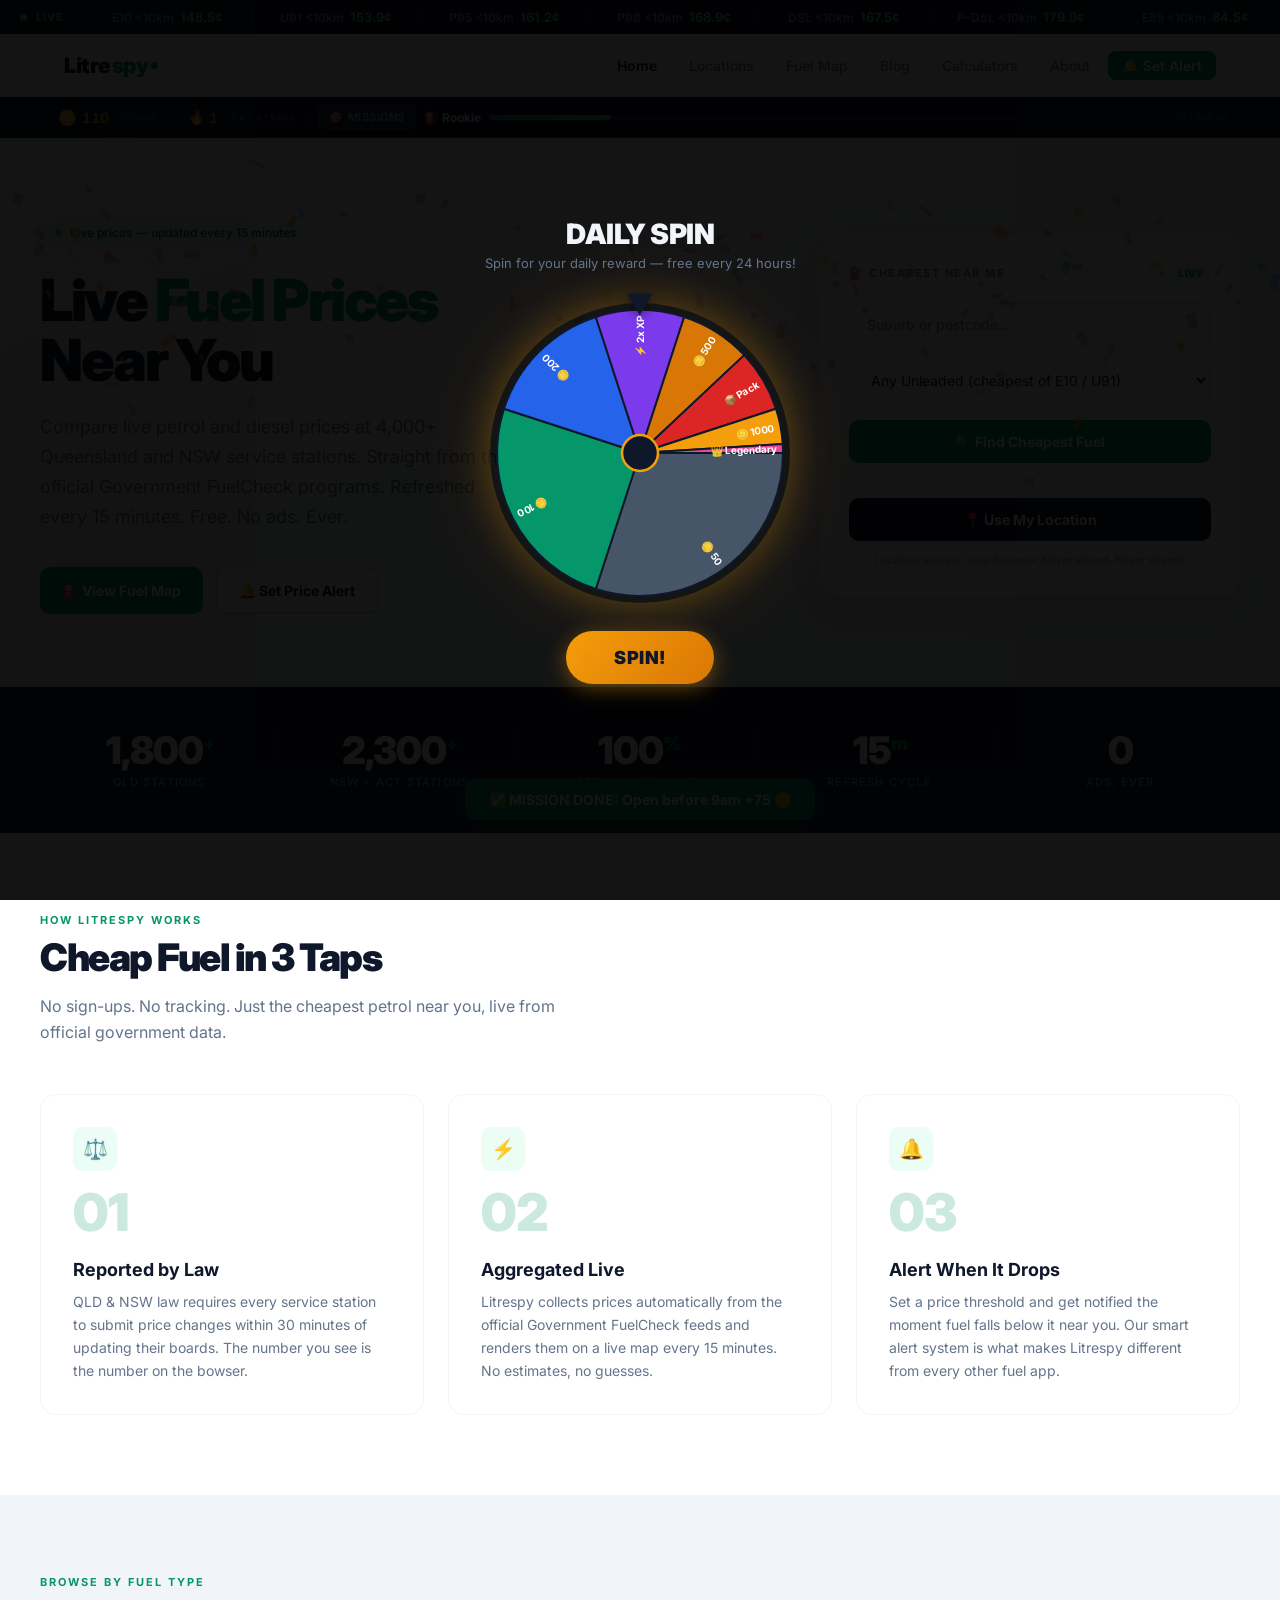
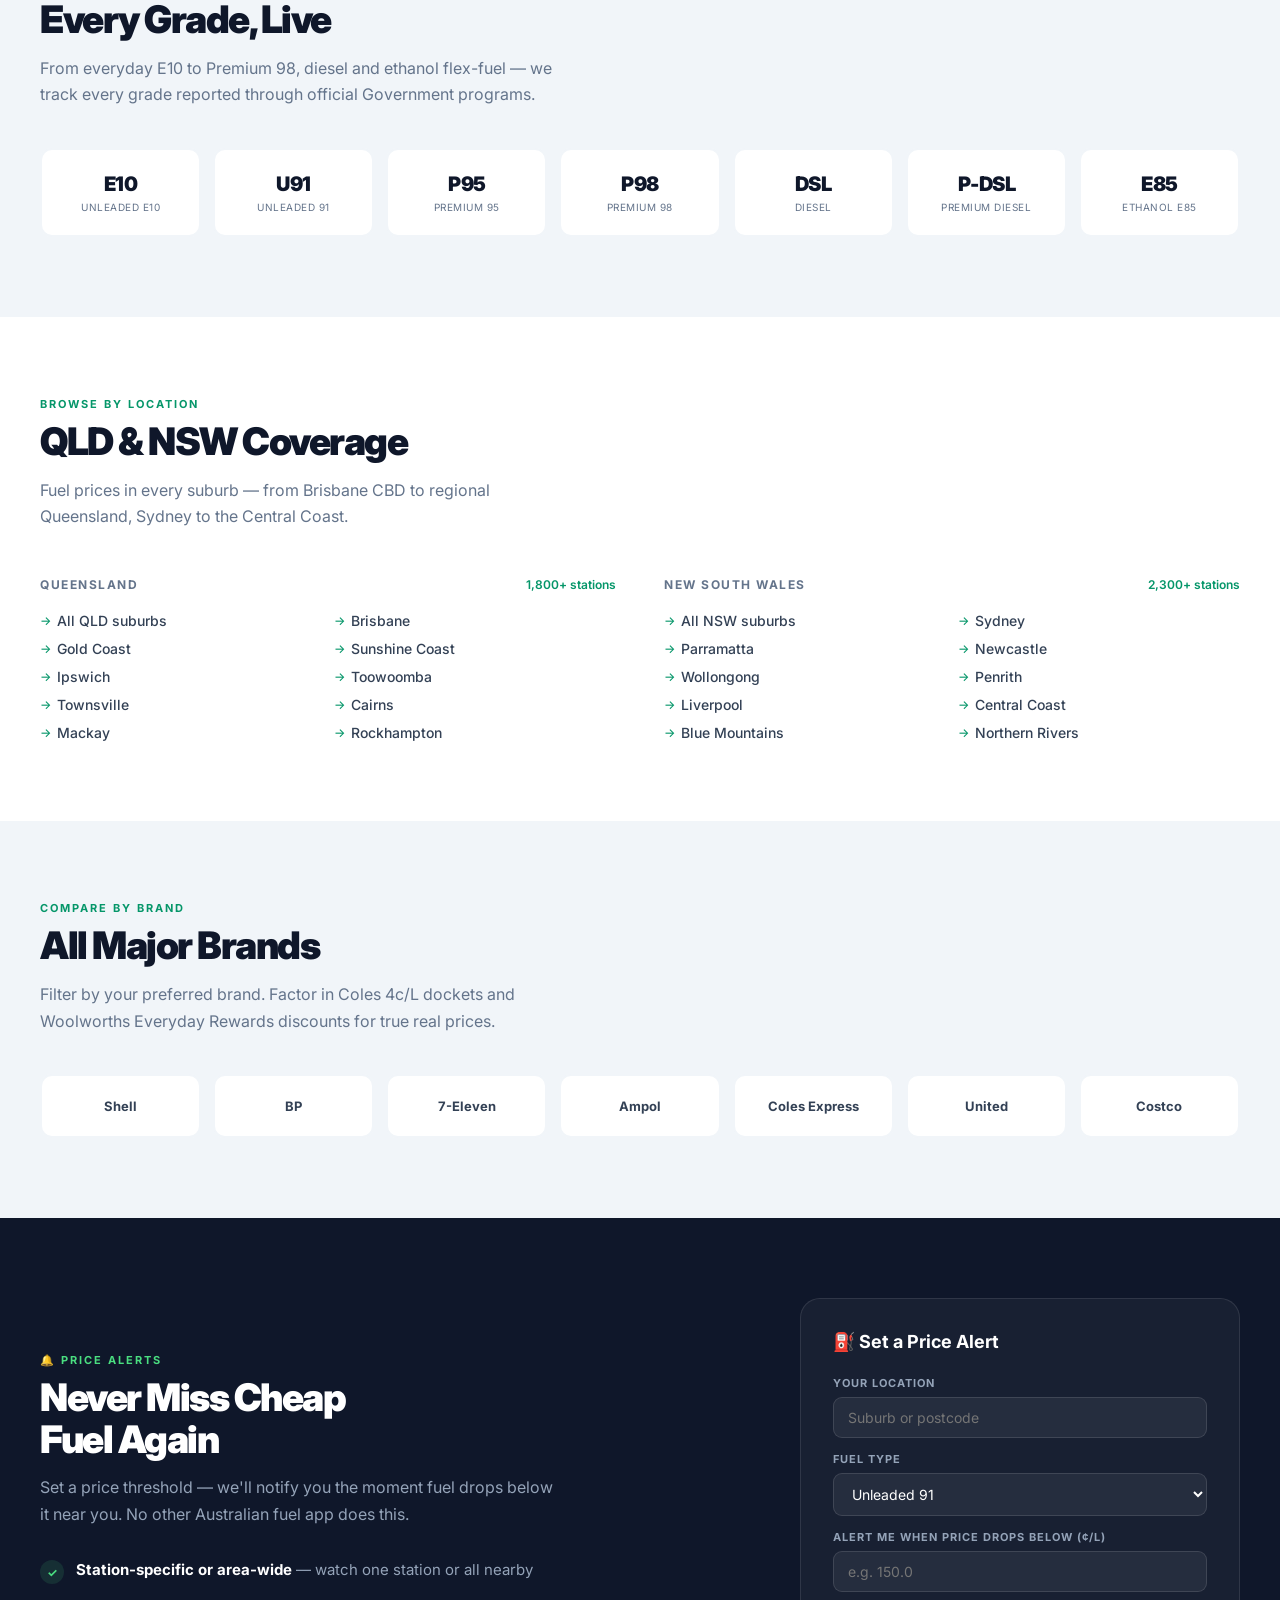
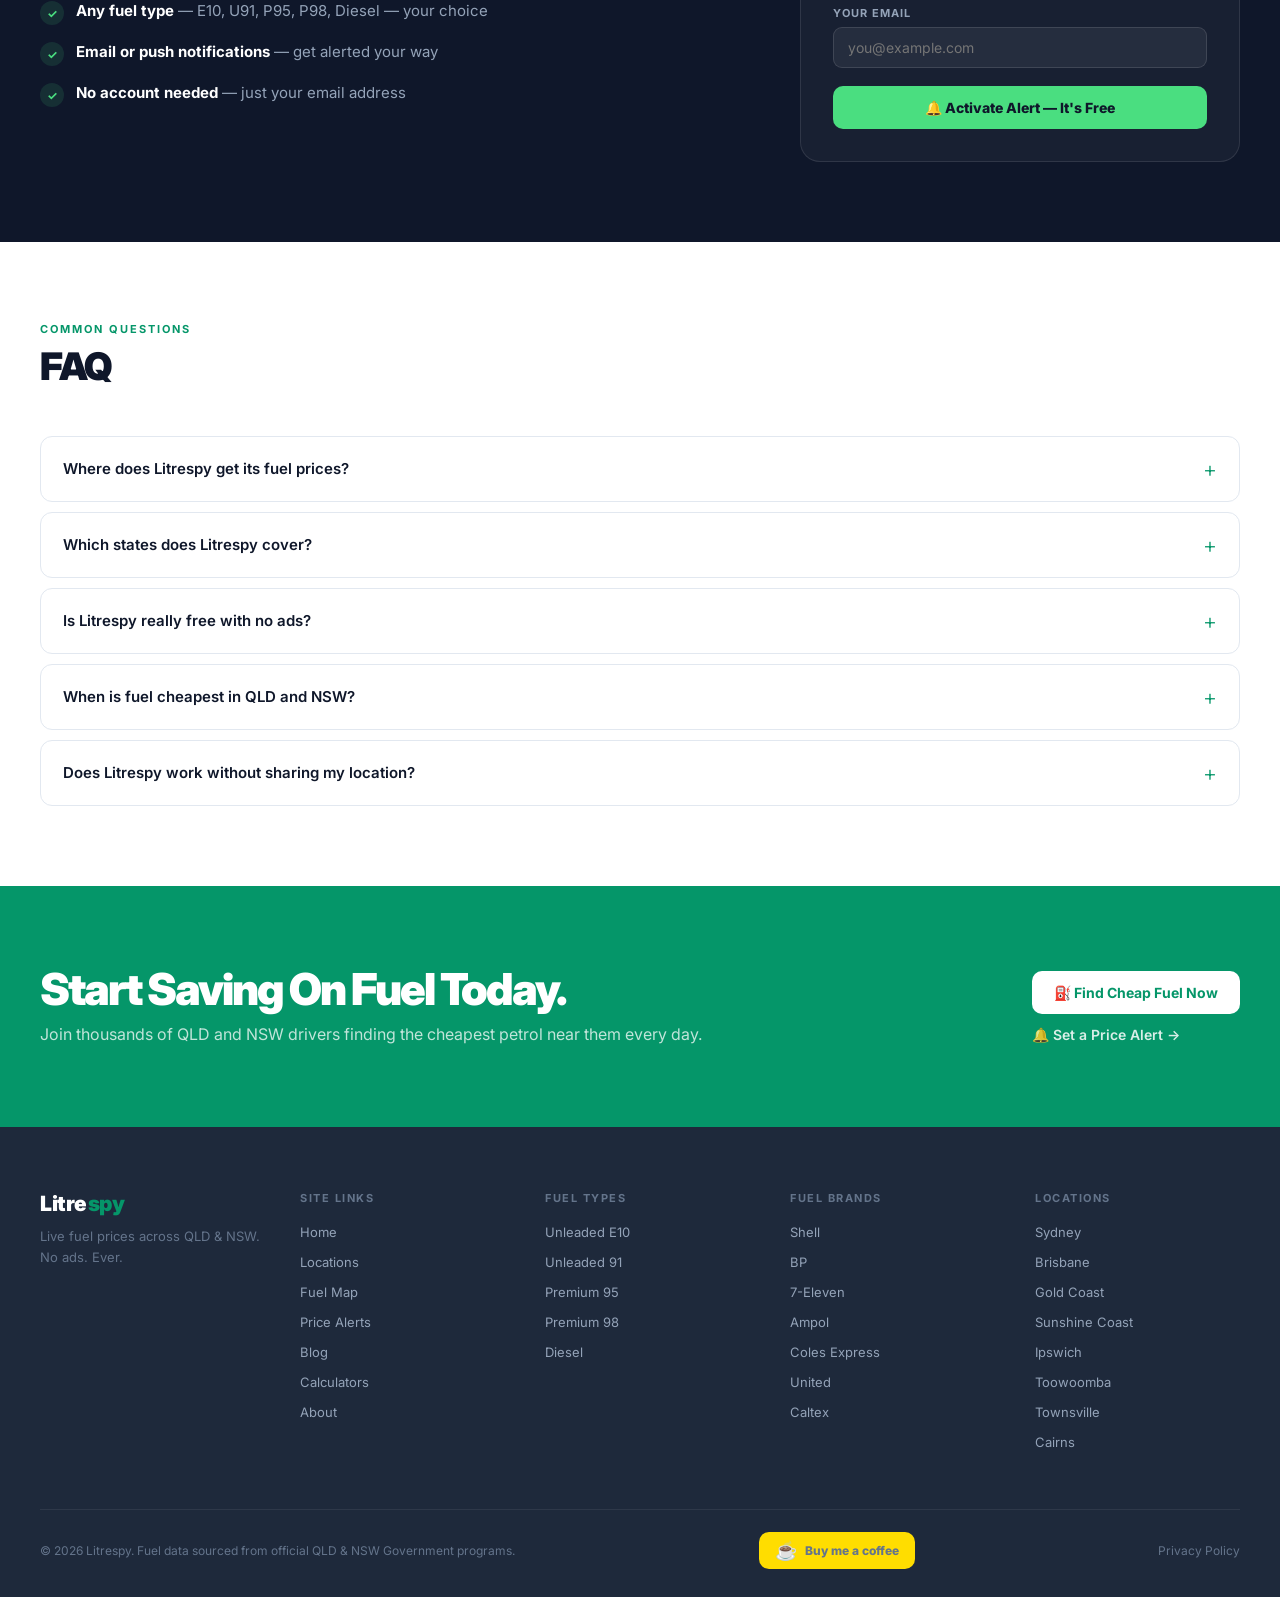
<file: index.html>
<!DOCTYPE html>
<html lang="en">
<head>
  <meta charset="UTF-8">
  <meta name="viewport" content="width=device-width, initial-scale=1.0">
  <title>Litrespy — Find Cheapest Petrol Near You | QLD & NSW</title>
  <link href="https://fonts.googleapis.com/css2?family=Inter:wght@300;400;500;600;700;800;900&display=swap" rel="stylesheet">
  <link rel="stylesheet" href="rewards.css">
  <style>
    :root {
      --green: #059669;
      --green-dark: #047857;
      --green-light: #ECFDF5;
      --green-mid: #D1FAE5;
      --dark: #0F172A;
      --dark-800: #1E293B;
      --dark-700: #334155;
      --gray-600: #475569;
      --gray-500: #64748B;
      --gray-400: #94A3B8;
      --gray-300: #CBD5E1;
      --gray-100: #F1F5F9;
      --white: #FFFFFF;
      --radius: 12px;
      --shadow: 0 4px 24px rgba(0,0,0,0.08);
      --shadow-lg: 0 12px 48px rgba(0,0,0,0.14);
    }
    * { margin: 0; padding: 0; box-sizing: border-box; }
    body { font-family: 'Inter', sans-serif; background: var(--white); color: var(--dark); overflow-x: hidden; }

    /* TICKER */
    .ticker-bar {
      background: var(--dark);
      padding: 9px 0;
      overflow: hidden;
      position: relative;
    }
    .ticker-track {
      display: flex;
      align-items: center;
      white-space: nowrap;
      animation: scroll-ticker 50s linear infinite;
      width: max-content;
    }
    .ticker-bar:hover .ticker-track { animation-play-state: paused; }
    @keyframes scroll-ticker {
      0% { transform: translateX(0); }
      100% { transform: translateX(-50%); }
    }
    .ticker-item {
      display: inline-flex;
      align-items: center;
      gap: 6px;
      padding: 0 28px;
      border-right: 1px solid rgba(255,255,255,0.1);
      font-size: 12px;
      font-weight: 500;
    }
    .ticker-label { color: var(--gray-400); }
    .ticker-price { color: #4ADE80; font-weight: 700; font-size: 13px; }
    .ticker-live {
      display: inline-flex;
      align-items: center;
      gap: 5px;
      padding: 0 20px;
      font-size: 11px;
      font-weight: 700;
      color: #4ADE80;
      text-transform: uppercase;
      letter-spacing: 1px;
    }
    .live-dot {
      width: 7px; height: 7px;
      background: #4ADE80;
      border-radius: 50%;
      animation: pulse-dot 1.8s ease-in-out infinite;
    }
    @keyframes pulse-dot {
      0%, 100% { opacity: 1; transform: scale(1); }
      50% { opacity: 0.4; transform: scale(0.8); }
    }

    /* NAV */
    nav {
      background: var(--white);
      border-bottom: 1px solid var(--gray-100);
      position: sticky;
      top: 0;
      z-index: 200;
    }
    .nav-inner {
      max-width: 1200px;
      margin: 0 auto;
      padding: 0 24px;
      display: flex;
      align-items: center;
      justify-content: space-between;
      height: 62px;
    }
    .logo {
      font-size: 21px;
      font-weight: 900;
      letter-spacing: -0.5px;
      text-decoration: none;
      display: flex;
      align-items: center;
      gap: 1px;
    }
    .logo-litre { color: var(--dark); }
    .logo-spy { color: var(--green); }
    .logo-dot {
      width: 7px; height: 7px;
      background: var(--green);
      border-radius: 50%;
      margin-left: 2px;
      animation: pulse-dot 2s ease-in-out infinite;
    }
    .nav-links {
      display: flex;
      align-items: center;
      gap: 4px;
      list-style: none;
    }
    .nav-links a {
      text-decoration: none;
      color: var(--gray-500);
      font-size: 14px;
      font-weight: 500;
      padding: 6px 14px;
      border-radius: 8px;
      transition: all 0.15s;
    }
    .nav-links a:hover { color: var(--dark); background: var(--gray-100); }
    .nav-links a.active { color: var(--dark); font-weight: 600; }
    .nav-alert {
      background: var(--green) !important;
      color: var(--white) !important;
      font-weight: 600 !important;
    }
    .nav-alert:hover { background: var(--green-dark) !important; }
    .nav-hamburger {
      display: none;
      flex-direction: column;
      gap: 5px;
      cursor: pointer;
      padding: 8px;
    }
    .nav-hamburger span {
      display: block;
      width: 22px;
      height: 2px;
      background: var(--dark);
      border-radius: 2px;
    }

    /* HERO */
    .hero {
      background: linear-gradient(160deg, #F8FAFC 0%, #EFF6FF 100%);
      padding: 80px 24px 72px;
      border-bottom: 1px solid var(--gray-100);
    }
    .hero-inner {
      max-width: 1200px;
      margin: 0 auto;
      display: grid;
      grid-template-columns: 1fr 420px;
      gap: 72px;
      align-items: center;
    }
    .hero-badge {
      display: inline-flex;
      align-items: center;
      gap: 8px;
      background: var(--green-light);
      color: var(--green-dark);
      border: 1px solid var(--green-mid);
      padding: 6px 14px;
      border-radius: 100px;
      font-size: 12px;
      font-weight: 600;
      margin-bottom: 24px;
    }
    .hero h1 {
      font-size: 58px;
      font-weight: 900;
      line-height: 1.03;
      letter-spacing: -2.5px;
      margin-bottom: 22px;
      color: var(--dark);
    }
    .hero h1 em { font-style: normal; color: var(--green); }
    .hero-sub {
      font-size: 18px;
      color: var(--gray-500);
      line-height: 1.65;
      margin-bottom: 36px;
      max-width: 480px;
    }
    .hero-btns { display: flex; gap: 12px; flex-wrap: wrap; }
    .btn-primary {
      background: var(--green);
      color: var(--white);
      padding: 13px 22px;
      border-radius: 10px;
      font-size: 14px;
      font-weight: 700;
      text-decoration: none;
      display: inline-flex;
      align-items: center;
      gap: 7px;
      transition: background 0.15s, transform 0.1s;
      border: none;
      cursor: pointer;
      font-family: inherit;
    }
    .btn-primary:hover { background: var(--green-dark); transform: translateY(-1px); }
    .btn-outline {
      background: var(--white);
      color: var(--dark);
      padding: 13px 22px;
      border-radius: 10px;
      font-size: 14px;
      font-weight: 700;
      text-decoration: none;
      display: inline-flex;
      align-items: center;
      gap: 7px;
      border: 2px solid var(--gray-300);
      transition: border-color 0.15s, transform 0.1s;
      cursor: pointer;
      font-family: inherit;
    }
    .btn-outline:hover { border-color: var(--dark); transform: translateY(-1px); }

    /* HERO WIDGET */
    .hero-widget {
      background: var(--white);
      border-radius: 20px;
      padding: 28px;
      box-shadow: var(--shadow-lg);
      border: 1px solid rgba(5,150,105,0.08);
    }
    .widget-head {
      display: flex;
      align-items: center;
      justify-content: space-between;
      margin-bottom: 20px;
    }
    .widget-label {
      font-size: 11px;
      font-weight: 700;
      text-transform: uppercase;
      letter-spacing: 1.5px;
      color: var(--gray-500);
    }
    .badge-live {
      background: var(--green-light);
      color: var(--green);
      font-size: 10px;
      font-weight: 800;
      padding: 3px 8px;
      border-radius: 4px;
      letter-spacing: 0.5px;
    }
    .w-input {
      width: 100%;
      padding: 12px 16px;
      border: 2px solid var(--gray-200, #E2E8F0);
      border-radius: 10px;
      font-size: 14px;
      font-family: inherit;
      color: var(--dark);
      margin-bottom: 10px;
      transition: border-color 0.2s;
      background: var(--white);
    }
    .w-input:focus { outline: none; border-color: var(--green); }
    .w-input option { background: var(--white); }
    /* Autocomplete dropdown */
    #suburbWrap { position: relative; margin-bottom: 10px; }
    #suburbInput { margin-bottom: 0; }
    #suburbInput.ac-open { border-bottom-left-radius: 0; border-bottom-right-radius: 0; border-bottom-color: transparent; }
    .ac-dropdown {
      position: absolute; top: 100%; left: 0; right: 0;
      background: var(--white); border: 2px solid var(--green); border-top: none;
      border-radius: 0 0 10px 10px; box-shadow: 0 8px 24px rgba(0,0,0,0.1);
      z-index: 500; overflow: hidden;
    }
    .ac-item {
      padding: 10px 16px; font-size: 13px; color: var(--dark);
      cursor: pointer; border-top: 1px solid var(--gray-100);
      display: flex; align-items: center; gap: 8px;
    }
    .ac-item:first-child { border-top: none; }
    .ac-item:hover, .ac-item.ac-active { background: var(--green-light); color: var(--green-dark); }
    .ac-suburb { font-weight: 600; }
    .ac-meta { font-size: 11px; color: var(--gray-400); }
    .w-btn {
      width: 100%;
      padding: 13px;
      background: var(--green);
      color: var(--white);
      border: none;
      border-radius: 10px;
      font-size: 14px;
      font-weight: 700;
      cursor: pointer;
      font-family: inherit;
      transition: background 0.15s;
      display: flex;
      align-items: center;
      justify-content: center;
      gap: 8px;
      margin-top: 6px;
    }
    .w-btn:hover { background: var(--green-dark); }
    .w-note {
      font-size: 11px;
      color: var(--gray-400);
      text-align: center;
      margin-top: 11px;
      line-height: 1.5;
    }
    .w-divider {
      text-align: center;
      font-size: 12px;
      color: var(--gray-400);
      margin: 10px 0;
      position: relative;
    }
    .w-divider::before, .w-divider::after {
      content: '';
      position: absolute;
      top: 50%;
      width: 38%;
      height: 1px;
      background: var(--gray-200, #E2E8F0);
    }
    .w-divider::before { left: 0; }
    .w-divider::after { right: 0; }

    /* STATS */
    .stats-bar {
      background: var(--dark);
      padding: 44px 24px;
    }
    .stats-inner {
      max-width: 1200px;
      margin: 0 auto;
      display: grid;
      grid-template-columns: repeat(5, 1fr);
      gap: 0;
    }
    .stat-item {
      text-align: center;
      padding: 0 16px;
      border-right: 1px solid rgba(255,255,255,0.07);
    }
    .stat-item:last-child { border-right: none; }
    .stat-value {
      font-size: 38px;
      font-weight: 900;
      color: var(--white);
      line-height: 1;
      margin-bottom: 6px;
      letter-spacing: -1px;
    }
    .stat-value sup { font-size: 18px; color: var(--green); vertical-align: super; }
    .stat-label {
      font-size: 11px;
      color: var(--gray-400);
      text-transform: uppercase;
      letter-spacing: 1.2px;
      font-weight: 500;
    }

    /* GENERIC SECTION */
    .section { padding: 80px 24px; }
    .section-inner { max-width: 1200px; margin: 0 auto; }
    .section-tag {
      font-size: 11px;
      font-weight: 700;
      text-transform: uppercase;
      letter-spacing: 2px;
      color: var(--green);
      margin-bottom: 10px;
    }
    .section-title {
      font-size: 38px;
      font-weight: 900;
      letter-spacing: -1.5px;
      line-height: 1.1;
      margin-bottom: 14px;
    }
    .section-sub {
      font-size: 16px;
      color: var(--gray-500);
      line-height: 1.65;
      max-width: 520px;
    }
    .section-bg { background: var(--gray-100); }

    /* HOW IT WORKS */
    .how-grid {
      display: grid;
      grid-template-columns: repeat(3, 1fr);
      gap: 24px;
      margin-top: 48px;
    }
    .how-card {
      background: var(--white);
      border-radius: 16px;
      padding: 32px;
      border: 1px solid var(--gray-100);
      transition: box-shadow 0.2s;
    }
    .how-card:hover { box-shadow: var(--shadow); }
    .how-num {
      font-size: 52px;
      font-weight: 900;
      color: var(--green);
      opacity: 0.2;
      line-height: 1;
      margin-bottom: 20px;
    }
    .how-icon {
      width: 44px;
      height: 44px;
      background: var(--green-light);
      border-radius: 10px;
      display: flex;
      align-items: center;
      justify-content: center;
      font-size: 20px;
      margin-bottom: 16px;
    }
    .how-card h3 { font-size: 18px; font-weight: 700; margin-bottom: 10px; }
    .how-card p { font-size: 14px; color: var(--gray-500); line-height: 1.65; }

    /* FUEL TYPES */
    .fuel-grid {
      display: grid;
      grid-template-columns: repeat(7, 1fr);
      gap: 12px;
      margin-top: 40px;
    }
    .fuel-card {
      background: var(--white);
      border-radius: 12px;
      padding: 22px 12px;
      text-align: center;
      cursor: pointer;
      border: 2px solid var(--gray-100);
      transition: all 0.2s;
      text-decoration: none;
      color: var(--dark);
    }
    .fuel-card:hover {
      border-color: var(--green);
      transform: translateY(-2px);
      box-shadow: 0 4px 16px rgba(5,150,105,0.12);
    }
    .fuel-code {
      font-size: 20px;
      font-weight: 900;
      letter-spacing: -0.5px;
      margin-bottom: 5px;
    }
    .fuel-name { font-size: 10px; color: var(--gray-500); text-transform: uppercase; letter-spacing: 0.5px; }

    /* LOCATIONS */
    .locations-grid {
      display: grid;
      grid-template-columns: 1fr 1fr;
      gap: 48px;
      margin-top: 48px;
    }
    .loc-col-head {
      font-size: 12px;
      font-weight: 700;
      text-transform: uppercase;
      letter-spacing: 1.5px;
      color: var(--gray-500);
      margin-bottom: 20px;
      display: flex;
      align-items: center;
      justify-content: space-between;
    }
    .loc-col-head span {
      font-size: 12px;
      font-weight: 600;
      color: var(--green);
      letter-spacing: 0;
      text-transform: none;
    }
    .loc-links {
      display: grid;
      grid-template-columns: 1fr 1fr;
      gap: 11px;
    }
    .loc-links a {
      text-decoration: none;
      color: var(--dark-700);
      font-size: 14px;
      font-weight: 500;
      transition: color 0.15s;
      display: flex;
      align-items: center;
      gap: 6px;
    }
    .loc-links a:before { content: '→'; color: var(--green); font-size: 12px; }
    .loc-links a:hover { color: var(--green); }

    /* BRANDS */
    .brands-grid {
      display: grid;
      grid-template-columns: repeat(7, 1fr);
      gap: 12px;
      margin-top: 40px;
    }
    .brand-card {
      background: var(--white);
      border-radius: 12px;
      padding: 22px 16px;
      text-align: center;
      font-size: 13px;
      font-weight: 700;
      color: var(--dark-700);
      border: 2px solid var(--gray-100);
      cursor: pointer;
      transition: all 0.2s;
      text-decoration: none;
      display: block;
    }
    .brand-card:hover {
      border-color: var(--green);
      color: var(--green);
      transform: translateY(-1px);
    }

    /* ALERTS SECTION */
    .alerts-section {
      background: var(--dark);
      padding: 80px 24px;
    }
    .alerts-inner {
      max-width: 1200px;
      margin: 0 auto;
      display: grid;
      grid-template-columns: 1fr 440px;
      gap: 72px;
      align-items: center;
    }
    .alerts-section .section-tag { color: #4ADE80; }
    .alerts-section .section-title { color: var(--white); }
    .alerts-section .section-sub { color: var(--gray-400); }
    .alert-features { list-style: none; margin-top: 32px; display: flex; flex-direction: column; gap: 16px; }
    .alert-feature { display: flex; align-items: flex-start; gap: 12px; }
    .alert-check {
      width: 24px; height: 24px;
      background: rgba(74,222,128,0.12);
      border-radius: 50%;
      display: flex; align-items: center; justify-content: center;
      color: #4ADE80;
      font-size: 12px;
      flex-shrink: 0;
      margin-top: 1px;
      font-weight: 700;
    }
    .alert-feature-text { font-size: 15px; color: var(--gray-400); line-height: 1.5; }
    .alert-feature-text strong { color: var(--white); }
    .alert-card {
      background: rgba(255,255,255,0.04);
      border: 1px solid rgba(255,255,255,0.1);
      border-radius: 20px;
      padding: 32px;
    }
    .alert-card h4 { color: var(--white); font-size: 18px; font-weight: 700; margin-bottom: 24px; }
    .a-label {
      display: block;
      font-size: 11px;
      font-weight: 700;
      text-transform: uppercase;
      letter-spacing: 1px;
      color: var(--gray-400);
      margin-bottom: 7px;
    }
    .a-input {
      width: 100%;
      padding: 11px 14px;
      background: rgba(255,255,255,0.06);
      border: 1px solid rgba(255,255,255,0.12);
      border-radius: 9px;
      color: var(--white);
      font-size: 14px;
      font-family: inherit;
      margin-bottom: 14px;
      transition: border-color 0.2s;
    }
    .a-input:focus { outline: none; border-color: #4ADE80; }
    .a-input option { background: var(--dark-800); }
    .a-btn {
      width: 100%;
      padding: 13px;
      background: #4ADE80;
      color: var(--dark);
      border: none;
      border-radius: 10px;
      font-size: 14px;
      font-weight: 800;
      cursor: pointer;
      font-family: inherit;
      margin-top: 4px;
      transition: background 0.15s;
      display: flex;
      align-items: center;
      justify-content: center;
      gap: 8px;
    }
    .a-btn:hover { background: #22C55E; }

    /* FAQ */
    .faq-list { margin-top: 48px; display: flex; flex-direction: column; gap: 10px; }
    .faq-item {
      border: 1px solid var(--gray-200, #E2E8F0);
      border-radius: 12px;
      overflow: hidden;
    }
    .faq-q {
      width: 100%;
      padding: 19px 22px;
      background: none;
      border: none;
      text-align: left;
      font-family: inherit;
      font-size: 15px;
      font-weight: 600;
      color: var(--dark);
      cursor: pointer;
      display: flex;
      justify-content: space-between;
      align-items: center;
      gap: 16px;
      transition: background 0.15s;
    }
    .faq-q:hover { background: var(--gray-100); }
    .faq-plus { color: var(--green); font-size: 22px; font-weight: 300; transition: transform 0.2s; flex-shrink: 0; }
    .faq-item.open .faq-plus { transform: rotate(45deg); }
    .faq-a {
      font-size: 14px;
      color: var(--gray-500);
      line-height: 1.7;
      max-height: 0;
      overflow: hidden;
      padding: 0 22px;
      transition: max-height 0.3s ease, padding 0.2s;
    }
    .faq-item.open .faq-a { max-height: 200px; padding: 0 22px 20px; }

    /* CTA */
    .cta-section { background: var(--green); padding: 80px 24px; }
    .cta-inner {
      max-width: 1200px;
      margin: 0 auto;
      display: grid;
      grid-template-columns: 1fr auto;
      gap: 48px;
      align-items: center;
    }
    .cta-section h2 {
      font-size: 44px;
      font-weight: 900;
      color: var(--white);
      letter-spacing: -2px;
      line-height: 1.05;
      margin-bottom: 10px;
    }
    .cta-section p { font-size: 16px; color: rgba(255,255,255,0.75); line-height: 1.6; }
    .cta-btns { display: flex; flex-direction: column; gap: 12px; align-items: flex-start; white-space: nowrap; }
    .btn-white {
      background: var(--white);
      color: var(--green);
      padding: 13px 22px;
      border-radius: 10px;
      font-size: 14px;
      font-weight: 700;
      text-decoration: none;
      display: inline-flex;
      align-items: center;
      gap: 8px;
      transition: transform 0.1s;
    }
    .btn-white:hover { transform: translateY(-1px); }
    .btn-ghost-white {
      color: rgba(255,255,255,0.85);
      font-size: 14px;
      font-weight: 600;
      text-decoration: none;
      display: inline-flex;
      align-items: center;
      gap: 6px;
      transition: color 0.15s;
    }
    .btn-ghost-white:hover { color: var(--white); }

    /* FOOTER */
    footer { background: var(--dark-800); padding: 64px 24px 28px; }
    .footer-inner { max-width: 1200px; margin: 0 auto; }
    .footer-grid {
      display: grid;
      grid-template-columns: 220px 1fr 1fr 1fr 1fr;
      gap: 40px;
      padding-bottom: 48px;
      border-bottom: 1px solid rgba(255,255,255,0.07);
    }
    .footer-logo-area p {
      font-size: 13px;
      color: var(--gray-500);
      line-height: 1.6;
      margin-top: 10px;
    }
    .footer-col h5 {
      font-size: 11px;
      font-weight: 700;
      text-transform: uppercase;
      letter-spacing: 1.5px;
      color: var(--gray-500);
      margin-bottom: 16px;
    }
    .footer-col ul { list-style: none; }
    .footer-col li { margin-bottom: 10px; }
    .footer-col a {
      text-decoration: none;
      color: var(--gray-400);
      font-size: 13px;
      transition: color 0.15s;
    }
    .footer-col a:hover { color: var(--white); }
    .footer-bottom {
      display: flex;
      justify-content: space-between;
      align-items: center;
      padding-top: 22px;
      flex-wrap: wrap;
      gap: 12px;
    }
    .footer-bottom p, .footer-bottom a {
      font-size: 12px;
      color: var(--gray-500);
      text-decoration: none;
    }
    .footer-bottom a:hover { color: var(--gray-400); }
    .bmc-btn {
      display: inline-flex;
      align-items: center;
      gap: 8px;
      background: #FFDD00;
      color: #000000;
      text-decoration: none;
      padding: 8px 16px;
      border-radius: 10px;
      font-size: 13px;
      font-weight: 800;
      transition: background 0.15s, transform 0.1s;
      white-space: nowrap;
      font-family: inherit;
    }
    .bmc-btn:hover { background: #FFE833; transform: translateY(-1px); color: #000 !important; }
    .bmc-cup { font-size: 18px; }

    /* RESPONSIVE */
    @media (max-width: 1024px) {
      .fuel-grid { grid-template-columns: repeat(4, 1fr); }
      .brands-grid { grid-template-columns: repeat(4, 1fr); }
      .stats-inner { grid-template-columns: repeat(3, 1fr); }
      .footer-grid { grid-template-columns: 1fr 1fr 1fr; }
      .alerts-inner { grid-template-columns: 1fr; }
    }
    @media (max-width: 768px) {
      .hero-inner { grid-template-columns: 1fr; gap: 40px; }
      .hero h1 { font-size: 38px; letter-spacing: -1.5px; }
      .how-grid { grid-template-columns: 1fr; }
      .locations-grid { grid-template-columns: 1fr; }
      .cta-inner { grid-template-columns: 1fr; }
      .fuel-grid { grid-template-columns: repeat(3, 1fr); }
      .brands-grid { grid-template-columns: repeat(3, 1fr); }
      .stats-inner { grid-template-columns: repeat(2, 1fr); gap: 24px; }
      .nav-links { display: none; }
      .nav-hamburger { display: flex; }
      .footer-grid { grid-template-columns: 1fr 1fr; }
    }
  </style>
</head>
<body>

<!-- TICKER -->
<div class="ticker-bar">
  <div class="ticker-track" id="tickerTrack"></div>
</div>

<!-- NAV -->
<nav>
  <div class="nav-inner">
    <a href="index.html" class="logo">
      <span class="logo-litre">Litre</span><span class="logo-spy">spy</span>
      <div class="logo-dot"></div>
    </a>
    <ul class="nav-links">
      <li><a href="index.html" class="active">Home</a></li>
      <li><a href="locations.html">Locations</a></li>
      <li><a href="fuel-map.html">Fuel Map</a></li>
      <li><a href="blog.html">Blog</a></li>
      <li><a href="calculators.html">Calculators</a></li>
      <li><a href="about.html">About</a></li>
      <li><a href="alerts.html" class="nav-alert">🔔 Set Alert</a></li>
    </ul>
    <div class="nav-hamburger" onclick="toggleMenu()">
      <span></span><span></span><span></span>
    </div>
  </div>
</nav>

<!-- REWARDS BAR -->
<div id="rw-bar">
  <div id="rw-bar-inner">
    <div class="rw-coins-display">
      <span class="rw-coin-icon">🪙</span>
      <span id="rw-coins-num">0</span>
      <span class="rw-coins-label">COINS</span>
    </div>
    <div class="rw-divider"></div>
    <div class="rw-streak-display" id="rw-streak-display">
      <span id="rw-streak-fire">🔥</span>
      <span id="rw-streak-num">0</span>
      <span class="rw-streak-label">DAY STREAK</span>
    </div>
    <div class="rw-divider"></div>
    <button class="rw-missions-btn" onclick="RW.openMissions()">
      🎯 <span>MISSIONS</span>
      <span class="rw-pack-dot" id="rw-pack-dot" style="display:none">!</span>
    </button>
    <div class="rw-xp-section">
      <span class="rw-rank-badge" id="rw-rank-badge">⛽ Rookie</span>
      <div class="rw-xp-bar-wrap">
        <div class="rw-xp-bar-fill" id="rw-xp-fill" style="width:0%"></div>
      </div>
      <span class="rw-xp-label" id="rw-xp-label">0 / 200 XP</span>
    </div>
  </div>
</div>

<!-- HERO -->
<div class="hero">
  <div class="hero-inner">
    <div>
      <div class="hero-badge">
        <div class="live-dot"></div>
        Live prices — updated every 15 minutes
      </div>
      <h1>Live <em>Fuel Prices</em><br>Near You</h1>
      <p class="hero-sub">Compare live petrol and diesel prices at 4,000+ Queensland and NSW service stations. Straight from the official Government FuelCheck programs. Refreshed every 15 minutes. Free. No ads. Ever.</p>
      <div class="hero-btns">
        <a href="fuel-map.html" class="btn-primary">⛽ View Fuel Map</a>
        <a href="alerts.html" class="btn-outline">🔔 Set Price Alert</a>
      </div>
    </div>
    <div class="hero-widget">
      <div class="widget-head">
        <span class="widget-label">⛽ Cheapest Near Me</span>
        <span class="badge-live">LIVE</span>
      </div>
      <div id="suburbWrap">
        <input type="text" class="w-input" id="suburbInput" placeholder="Suburb or postcode…" autocomplete="off" />
      </div>
      <select class="w-input" id="fuelType">
        <option value="U91">Any Unleaded (cheapest of E10 / U91)</option>
        <option value="E10">Unleaded E10</option>
        <option value="P95">Premium 95</option>
        <option value="P98">Premium 98</option>
        <option value="DSL">Diesel</option>
        <option value="PDSL">Premium Diesel</option>
        <option value="E85">Ethanol E85</option>
      </select>
      <button class="w-btn" onclick="findCheapest();RW&&RW.triggerSearch(this)">🔍 Find Cheapest Fuel</button>
      <div class="w-divider">or</div>
      <button class="w-btn" style="background:var(--dark)" onclick="useLocation();RW&&RW.triggerNearMe(this)">📍 Use My Location</button>
      <p class="w-note">Location stays in your browser. Never stored. Never shared.</p>
    </div>
  </div>
</div>

<!-- STATS -->
<div class="stats-bar">
  <div class="stats-inner">
    <div class="stat-item">
      <div class="stat-value">1,800<sup>+</sup></div>
      <div class="stat-label">QLD Stations</div>
    </div>
    <div class="stat-item">
      <div class="stat-value">2,300<sup>+</sup></div>
      <div class="stat-label">NSW + ACT Stations</div>
    </div>
    <div class="stat-item">
      <div class="stat-value">100<sup>%</sup></div>
      <div class="stat-label">Official Gov Data</div>
    </div>
    <div class="stat-item">
      <div class="stat-value">15<sup>m</sup></div>
      <div class="stat-label">Refresh Cycle</div>
    </div>
    <div class="stat-item">
      <div class="stat-value">0</div>
      <div class="stat-label">Ads, Ever</div>
    </div>
  </div>
</div>

<!-- HOW IT WORKS -->
<div class="section">
  <div class="section-inner">
    <div class="section-tag">How Litrespy Works</div>
    <h2 class="section-title">Cheap Fuel in 3 Taps</h2>
    <p class="section-sub">No sign-ups. No tracking. Just the cheapest petrol near you, live from official government data.</p>
    <div class="how-grid">
      <div class="how-card">
        <div class="how-icon">⚖️</div>
        <div class="how-num">01</div>
        <h3>Reported by Law</h3>
        <p>QLD & NSW law requires every service station to submit price changes within 30 minutes of updating their boards. The number you see is the number on the bowser.</p>
      </div>
      <div class="how-card">
        <div class="how-icon">⚡</div>
        <div class="how-num">02</div>
        <h3>Aggregated Live</h3>
        <p>Litrespy collects prices automatically from the official Government FuelCheck feeds and renders them on a live map every 15 minutes. No estimates, no guesses.</p>
      </div>
      <div class="how-card">
        <div class="how-icon">🔔</div>
        <div class="how-num">03</div>
        <h3>Alert When It Drops</h3>
        <p>Set a price threshold and get notified the moment fuel falls below it near you. Our smart alert system is what makes Litrespy different from every other fuel app.</p>
      </div>
    </div>
  </div>
</div>

<!-- FUEL TYPES -->
<div class="section section-bg">
  <div class="section-inner">
    <div class="section-tag">Browse by Fuel Type</div>
    <h2 class="section-title">Every Grade, Live</h2>
    <p class="section-sub">From everyday E10 to Premium 98, diesel and ethanol flex-fuel — we track every grade reported through official Government programs.</p>
    <div class="fuel-grid">
      <a href="fuel-map.html?type=E10" class="fuel-card">
        <div class="fuel-code">E10</div>
        <div class="fuel-name">Unleaded E10</div>
      </a>
      <a href="fuel-map.html?type=U91" class="fuel-card">
        <div class="fuel-code">U91</div>
        <div class="fuel-name">Unleaded 91</div>
      </a>
      <a href="fuel-map.html?type=P95" class="fuel-card">
        <div class="fuel-code">P95</div>
        <div class="fuel-name">Premium 95</div>
      </a>
      <a href="fuel-map.html?type=P98" class="fuel-card">
        <div class="fuel-code">P98</div>
        <div class="fuel-name">Premium 98</div>
      </a>
      <a href="fuel-map.html?type=DSL" class="fuel-card">
        <div class="fuel-code">DSL</div>
        <div class="fuel-name">Diesel</div>
      </a>
      <a href="fuel-map.html?type=PDSL" class="fuel-card">
        <div class="fuel-code">P-DSL</div>
        <div class="fuel-name">Premium Diesel</div>
      </a>
      <a href="fuel-map.html?type=E85" class="fuel-card">
        <div class="fuel-code">E85</div>
        <div class="fuel-name">Ethanol E85</div>
      </a>
    </div>
  </div>
</div>

<!-- LOCATIONS -->
<div class="section">
  <div class="section-inner">
    <div class="section-tag">Browse by Location</div>
    <h2 class="section-title">QLD & NSW Coverage</h2>
    <p class="section-sub">Fuel prices in every suburb — from Brisbane CBD to regional Queensland, Sydney to the Central Coast.</p>
    <div class="locations-grid">
      <div>
        <div class="loc-col-head">Queensland <span>1,800+ stations</span></div>
        <div class="loc-links">
          <a href="locations.html">All QLD suburbs</a>
          <a href="fuel-map.html?suburb=Brisbane">Brisbane</a>
          <a href="fuel-map.html?suburb=Gold+Coast">Gold Coast</a>
          <a href="fuel-map.html?suburb=Sunshine+Coast">Sunshine Coast</a>
          <a href="fuel-map.html?suburb=Ipswich">Ipswich</a>
          <a href="fuel-map.html?suburb=Toowoomba">Toowoomba</a>
          <a href="fuel-map.html?suburb=Townsville">Townsville</a>
          <a href="fuel-map.html?suburb=Cairns">Cairns</a>
          <a href="fuel-map.html?suburb=Mackay">Mackay</a>
          <a href="fuel-map.html?suburb=Rockhampton">Rockhampton</a>
        </div>
      </div>
      <div>
        <div class="loc-col-head">New South Wales <span>2,300+ stations</span></div>
        <div class="loc-links">
          <a href="locations.html">All NSW suburbs</a>
          <a href="fuel-map.html?suburb=Sydney">Sydney</a>
          <a href="fuel-map.html?suburb=Parramatta">Parramatta</a>
          <a href="fuel-map.html?suburb=Newcastle">Newcastle</a>
          <a href="fuel-map.html?suburb=Wollongong">Wollongong</a>
          <a href="fuel-map.html?suburb=Penrith">Penrith</a>
          <a href="fuel-map.html?suburb=Liverpool">Liverpool</a>
          <a href="fuel-map.html?suburb=Central+Coast">Central Coast</a>
          <a href="fuel-map.html?suburb=Blue+Mountains">Blue Mountains</a>
          <a href="fuel-map.html?suburb=Northern+Rivers">Northern Rivers</a>
        </div>
      </div>
    </div>
  </div>
</div>

<!-- BRANDS -->
<div class="section section-bg">
  <div class="section-inner">
    <div class="section-tag">Compare by Brand</div>
    <h2 class="section-title">All Major Brands</h2>
    <p class="section-sub">Filter by your preferred brand. Factor in Coles 4c/L dockets and Woolworths Everyday Rewards discounts for true real prices.</p>
    <div class="brands-grid">
      <a href="fuel-map.html?brand=SHELL" class="brand-card">Shell</a>
      <a href="fuel-map.html?brand=BP" class="brand-card">BP</a>
      <a href="fuel-map.html?brand=7ELV" class="brand-card">7-Eleven</a>
      <a href="fuel-map.html?brand=AMPL" class="brand-card">Ampol</a>
      <a href="fuel-map.html?brand=SHELL" class="brand-card">Coles Express</a>
      <a href="fuel-map.html?brand=UNI" class="brand-card">United</a>
      <a href="fuel-map.html?brand=CSTC" class="brand-card">Costco</a>
    </div>
  </div>
</div>

<!-- ALERTS -->
<div class="alerts-section">
  <div class="alerts-inner">
    <div>
      <div class="section-tag">🔔 Price Alerts</div>
      <h2 class="section-title">Never Miss Cheap<br>Fuel Again</h2>
      <p class="section-sub">Set a price threshold — we'll notify you the moment fuel drops below it near you. No other Australian fuel app does this.</p>
      <ul class="alert-features">
        <li class="alert-feature">
          <div class="alert-check">✓</div>
          <div class="alert-feature-text"><strong>Station-specific or area-wide</strong> — watch one station or all nearby</div>
        </li>
        <li class="alert-feature">
          <div class="alert-check">✓</div>
          <div class="alert-feature-text"><strong>Any fuel type</strong> — E10, U91, P95, P98, Diesel — your choice</div>
        </li>
        <li class="alert-feature">
          <div class="alert-check">✓</div>
          <div class="alert-feature-text"><strong>Email or push notifications</strong> — get alerted your way</div>
        </li>
        <li class="alert-feature">
          <div class="alert-check">✓</div>
          <div class="alert-feature-text"><strong>No account needed</strong> — just your email address</div>
        </li>
      </ul>
    </div>
    <div class="alert-card">
      <h4>⛽ Set a Price Alert</h4>
      <label class="a-label">Your location</label>
      <input type="text" class="a-input" placeholder="Suburb or postcode" />
      <label class="a-label">Fuel type</label>
      <select class="a-input">
        <option>Unleaded 91</option>
        <option>Unleaded E10</option>
        <option>Premium 95</option>
        <option>Premium 98</option>
        <option>Diesel</option>
      </select>
      <label class="a-label">Alert me when price drops below (¢/L)</label>
      <input type="number" class="a-input" placeholder="e.g. 150.0" />
      <label class="a-label">Your email</label>
      <input type="email" class="a-input" placeholder="you@example.com" />
      <button class="a-btn" onclick="activateAlert()">🔔 Activate Alert — It's Free</button>
    </div>
  </div>
</div>

<!-- FAQ -->
<div class="section">
  <div class="section-inner">
    <div class="section-tag">Common Questions</div>
    <h2 class="section-title">FAQ</h2>
    <div class="faq-list" id="faqList">
      <div class="faq-item">
        <button class="faq-q">Where does Litrespy get its fuel prices? <span class="faq-plus">+</span></button>
        <div class="faq-a">All prices come from two official Government feeds: the Queensland Fuel Price Reporting Scheme and the NSW Government FuelCheck program. By law, every petrol station must report price changes within 30 minutes. What you see is the exact price on the bowser — no estimates, no user submissions.</div>
      </div>
      <div class="faq-item">
        <button class="faq-q">Which states does Litrespy cover? <span class="faq-plus">+</span></button>
        <div class="faq-a">Currently Queensland (1,800+ stations) and New South Wales + ACT (2,300+ stations). We're actively working on expanding to Victoria, Western Australia, and South Australia.</div>
      </div>
      <div class="faq-item">
        <button class="faq-q">Is Litrespy really free with no ads? <span class="faq-plus">+</span></button>
        <div class="faq-a">Yes. Litrespy will always be free and will never show ads. Finding cheap fuel near you will never sit behind a paywall. That's a promise.</div>
      </div>
      <div class="faq-item">
        <button class="faq-q">When is fuel cheapest in QLD and NSW? <span class="faq-plus">+</span></button>
        <div class="faq-a">Prices follow a weekly cycle. In metro areas they tend to be lowest on Tuesday and Wednesday, and highest Thursday–Saturday. Check our Trends page for a live cycle tracker so you know exactly when to fill up.</div>
      </div>
      <div class="faq-item">
        <button class="faq-q">Does Litrespy work without sharing my location? <span class="faq-plus">+</span></button>
        <div class="faq-a">Yes. Search by suburb or postcode any time without granting GPS access. If you do share location it stays in your browser only — never sent to our servers, never stored.</div>
      </div>
    </div>
  </div>
</div>

<!-- CTA -->
<div class="cta-section">
  <div class="cta-inner">
    <div>
      <h2>Start Saving On Fuel Today.</h2>
      <p>Join thousands of QLD and NSW drivers finding the cheapest petrol near them every day.</p>
    </div>
    <div class="cta-btns">
      <a href="fuel-map.html" class="btn-white">⛽ Find Cheap Fuel Now</a>
      <a href="alerts.html" class="btn-ghost-white">🔔 Set a Price Alert →</a>
    </div>
  </div>
</div>

<!-- FOOTER -->
<footer>
  <div class="footer-inner">
    <div class="footer-grid">
      <div class="footer-logo-area">
        <a href="index.html" class="logo">
          <span style="color:#fff">Litre</span><span class="logo-spy">spy</span>
        </a>
        <p>Live fuel prices across QLD & NSW.<br>No ads. Ever.</p>
      </div>
      <div class="footer-col">
        <h5>Site Links</h5>
        <ul>
          <li><a href="index.html">Home</a></li>
          <li><a href="locations.html">Locations</a></li>
          <li><a href="fuel-map.html">Fuel Map</a></li>
          <li><a href="alerts.html">Price Alerts</a></li>
          <li><a href="blog.html">Blog</a></li>
          <li><a href="calculators.html">Calculators</a></li>
          <li><a href="about.html">About</a></li>
        </ul>
      </div>
      <div class="footer-col">
        <h5>Fuel Types</h5>
        <ul>
          <li><a href="fuel-map.html?type=E10">Unleaded E10</a></li>
          <li><a href="fuel-map.html?type=U91">Unleaded 91</a></li>
          <li><a href="fuel-map.html?type=P95">Premium 95</a></li>
          <li><a href="fuel-map.html?type=P98">Premium 98</a></li>
          <li><a href="fuel-map.html?type=DSL">Diesel</a></li>
        </ul>
      </div>
      <div class="footer-col">
        <h5>Fuel Brands</h5>
        <ul>
          <li><a href="fuel-map.html?brand=SHELL">Shell</a></li>
          <li><a href="fuel-map.html?brand=BP">BP</a></li>
          <li><a href="fuel-map.html?brand=7ELV">7-Eleven</a></li>
          <li><a href="fuel-map.html?brand=AMPL">Ampol</a></li>
          <li><a href="fuel-map.html?brand=SHELL">Coles Express</a></li>
          <li><a href="fuel-map.html?brand=UNI">United</a></li>
          <li><a href="fuel-map.html?brand=CLTX">Caltex</a></li>
        </ul>
      </div>
      <div class="footer-col">
        <h5>Locations</h5>
        <ul>
          <li><a href="fuel-map.html?suburb=Sydney">Sydney</a></li>
          <li><a href="fuel-map.html?suburb=Brisbane">Brisbane</a></li>
          <li><a href="fuel-map.html?suburb=Gold+Coast">Gold Coast</a></li>
          <li><a href="fuel-map.html?suburb=Sunshine+Coast">Sunshine Coast</a></li>
          <li><a href="fuel-map.html?suburb=Ipswich">Ipswich</a></li>
          <li><a href="fuel-map.html?suburb=Toowoomba">Toowoomba</a></li>
          <li><a href="fuel-map.html?suburb=Townsville">Townsville</a></li>
          <li><a href="fuel-map.html?suburb=Cairns">Cairns</a></li>
        </ul>
      </div>
    </div>
    <div class="footer-bottom">
      <p>© 2026 Litrespy. Fuel data sourced from official QLD & NSW Government programs.</p>
      <a href="https://www.buymeacoffee.com/litrespy" target="_blank" rel="noopener" class="bmc-btn">
        <span class="bmc-cup">☕</span> Buy me a coffee
      </a>
      <a href="privacy.html">Privacy Policy</a>
    </div>
  </div>
</footer>

<script>
  // Ticker
  const tickerData = [
    { label: 'E10', sub: '<10km', price: '148.5¢' },
    { label: 'U91', sub: '<10km', price: '153.9¢' },
    { label: 'P95', sub: '<10km', price: '161.2¢' },
    { label: 'P98', sub: '<10km', price: '168.9¢' },
    { label: 'DSL', sub: '<10km', price: '167.5¢' },
    { label: 'P-DSL', sub: '<10km', price: '179.9¢' },
    { label: 'E85', sub: '<10km', price: '84.5¢' },
  ];
  const tickerHTML = tickerData.map(d =>
    `<span class="ticker-item">
      <span class="ticker-label">${d.label} ${d.sub}</span>
      <span class="ticker-price">${d.price}</span>
    </span>`
  ).join('');
  const liveItem = `<span class="ticker-live"><div class="live-dot" style="width:7px;height:7px;background:#4ADE80;border-radius:50%;display:inline-block;margin-right:4px;"></div>LIVE</span>`;
  const track = document.getElementById('tickerTrack');
  // duplicate for seamless loop
  track.innerHTML = (liveItem + tickerHTML).repeat(2);

  // FAQ
  document.getElementById('faqList').addEventListener('click', e => {
    const btn = e.target.closest('.faq-q');
    if (!btn) return;
    const item = btn.parentElement;
    const open = item.classList.contains('open');
    document.querySelectorAll('.faq-item.open').forEach(el => el.classList.remove('open'));
    if (!open) item.classList.add('open');
  });

  // Find cheapest
  function findCheapest() {
    const suburb = document.getElementById('suburbInput').value.trim();
    const fuel = document.getElementById('fuelType').value;
    if (!suburb) { useLocation(); return; }
    window.location.href = `fuel-map.html?suburb=${encodeURIComponent(suburb)}&type=${fuel}`;
  }

  function useLocation() {
    if (!navigator.geolocation) { alert('Please enter a suburb or postcode.'); return; }
    navigator.geolocation.getCurrentPosition(
      pos => {
        const fuel = document.getElementById('fuelType').value;
        window.location.href = `fuel-map.html?lat=${pos.coords.latitude}&lng=${pos.coords.longitude}&type=${fuel}`;
      },
      () => alert('Could not get your location. Please enter a suburb or postcode.')
    );
  }

  function activateAlert() {
    alert('✅ Alert activated! We\'ll email you when fuel drops to your threshold near you.');
  }

  function toggleMenu() {
    const links = document.querySelector('.nav-links');
    links.style.display = links.style.display === 'flex' ? 'none' : 'flex';
  }

  // ── Suburb autocomplete ──────────────────────────────────────
  (function () {
    const input = document.getElementById('suburbInput');
    const wrap  = document.getElementById('suburbWrap');
    if (!input || !wrap) return;

    const dropdown = document.createElement('div');
    dropdown.className = 'ac-dropdown';
    dropdown.style.display = 'none';
    wrap.appendChild(dropdown);

    const STATE_ABBR = {
      'Queensland': 'QLD', 'New South Wales': 'NSW', 'Victoria': 'VIC',
      'Western Australia': 'WA', 'South Australia': 'SA', 'Tasmania': 'TAS',
      'Australian Capital Territory': 'ACT', 'Northern Territory': 'NT',
    };

    let debounce = null, currentQ = '', activeIdx = -1;

    function hide() {
      dropdown.style.display = 'none';
      input.classList.remove('ac-open');
      activeIdx = -1;
    }

    function show(items) {
      if (!items.length) { hide(); return; }
      activeIdx = -1;
      dropdown.innerHTML = items.map(it =>
        `<div class="ac-item" data-val="${it.val}">
          <span>📍</span>
          <span><span class="ac-suburb">${it.suburb}</span>${it.meta ? `<span class="ac-meta"> — ${it.meta}</span>` : ''}</span>
        </div>`
      ).join('');
      dropdown.querySelectorAll('.ac-item').forEach(el => {
        el.addEventListener('mousedown', e => {
          e.preventDefault();
          input.value = el.dataset.val;
          hide();
          findCheapest();
        });
      });
      dropdown.style.display = 'block';
      input.classList.add('ac-open');
    }

    function setActive(idx) {
      const items = dropdown.querySelectorAll('.ac-item');
      items.forEach(el => el.classList.remove('ac-active'));
      if (idx >= 0 && idx < items.length) { items[idx].classList.add('ac-active'); activeIdx = idx; }
    }

    async function fetchSuggestions(q) {
      try {
        const url = 'https://nominatim.openstreetmap.org/search?q='
          + encodeURIComponent(q)
          + '&format=json&limit=10&countrycodes=au&addressdetails=1';
        const res = await fetch(url, { headers: { 'Accept-Language': 'en-AU' } });
        if (!res.ok || q !== currentQ) return;
        const data = await res.json();
        const PLACE_TYPES = new Set(['suburb','town','village','hamlet','city','locality','neighbourhood','quarter','district','municipality','administrative','postal_code','county']);
        const PLACE_CLASSES = new Set(['place','boundary']);
        const seen = new Set(), items = [];
        for (const r of data) {
          if (!PLACE_TYPES.has(r.type) && !PLACE_CLASSES.has(r.class)) continue;
          const a = r.address;
          const suburb = a.neighbourhood || a.quarter || a.suburb || a.town || a.city_district || a.village || a.city || a.municipality || r.display_name.split(',')[0].trim();
          const postcode = a.postcode || '';
          const state = STATE_ABBR[a.state] || a.state || '';
          const key = (suburb + postcode).toLowerCase();
          if (seen.has(key)) continue;
          seen.add(key);
          items.push({ suburb, meta: [postcode, state].filter(Boolean).join(' '), val: suburb + (postcode ? ' ' + postcode : '') });
          if (items.length >= 6) break;
        }
        show(items);
      } catch (e) {}
    }

    input.addEventListener('input', () => {
      const q = input.value.trim();
      currentQ = q;
      clearTimeout(debounce);
      if (q.length < 2) { hide(); return; }
      debounce = setTimeout(() => fetchSuggestions(q), 350);
    });

    input.addEventListener('keydown', e => {
      const items = dropdown.querySelectorAll('.ac-item');
      if (e.key === 'ArrowDown') { e.preventDefault(); setActive(Math.min(activeIdx + 1, items.length - 1)); }
      else if (e.key === 'ArrowUp') { e.preventDefault(); setActive(Math.max(activeIdx - 1, 0)); }
      else if (e.key === 'Enter' && activeIdx >= 0) {
        e.preventDefault();
        const el = items[activeIdx];
        if (el) { input.value = el.dataset.val; hide(); findCheapest(); }
      } else if (e.key === 'Escape') { hide(); }
    });

    input.addEventListener('blur', () => setTimeout(hide, 150));
  })();
</script>
<script src="rewards.js"></script>
</body>
</html>
</file>
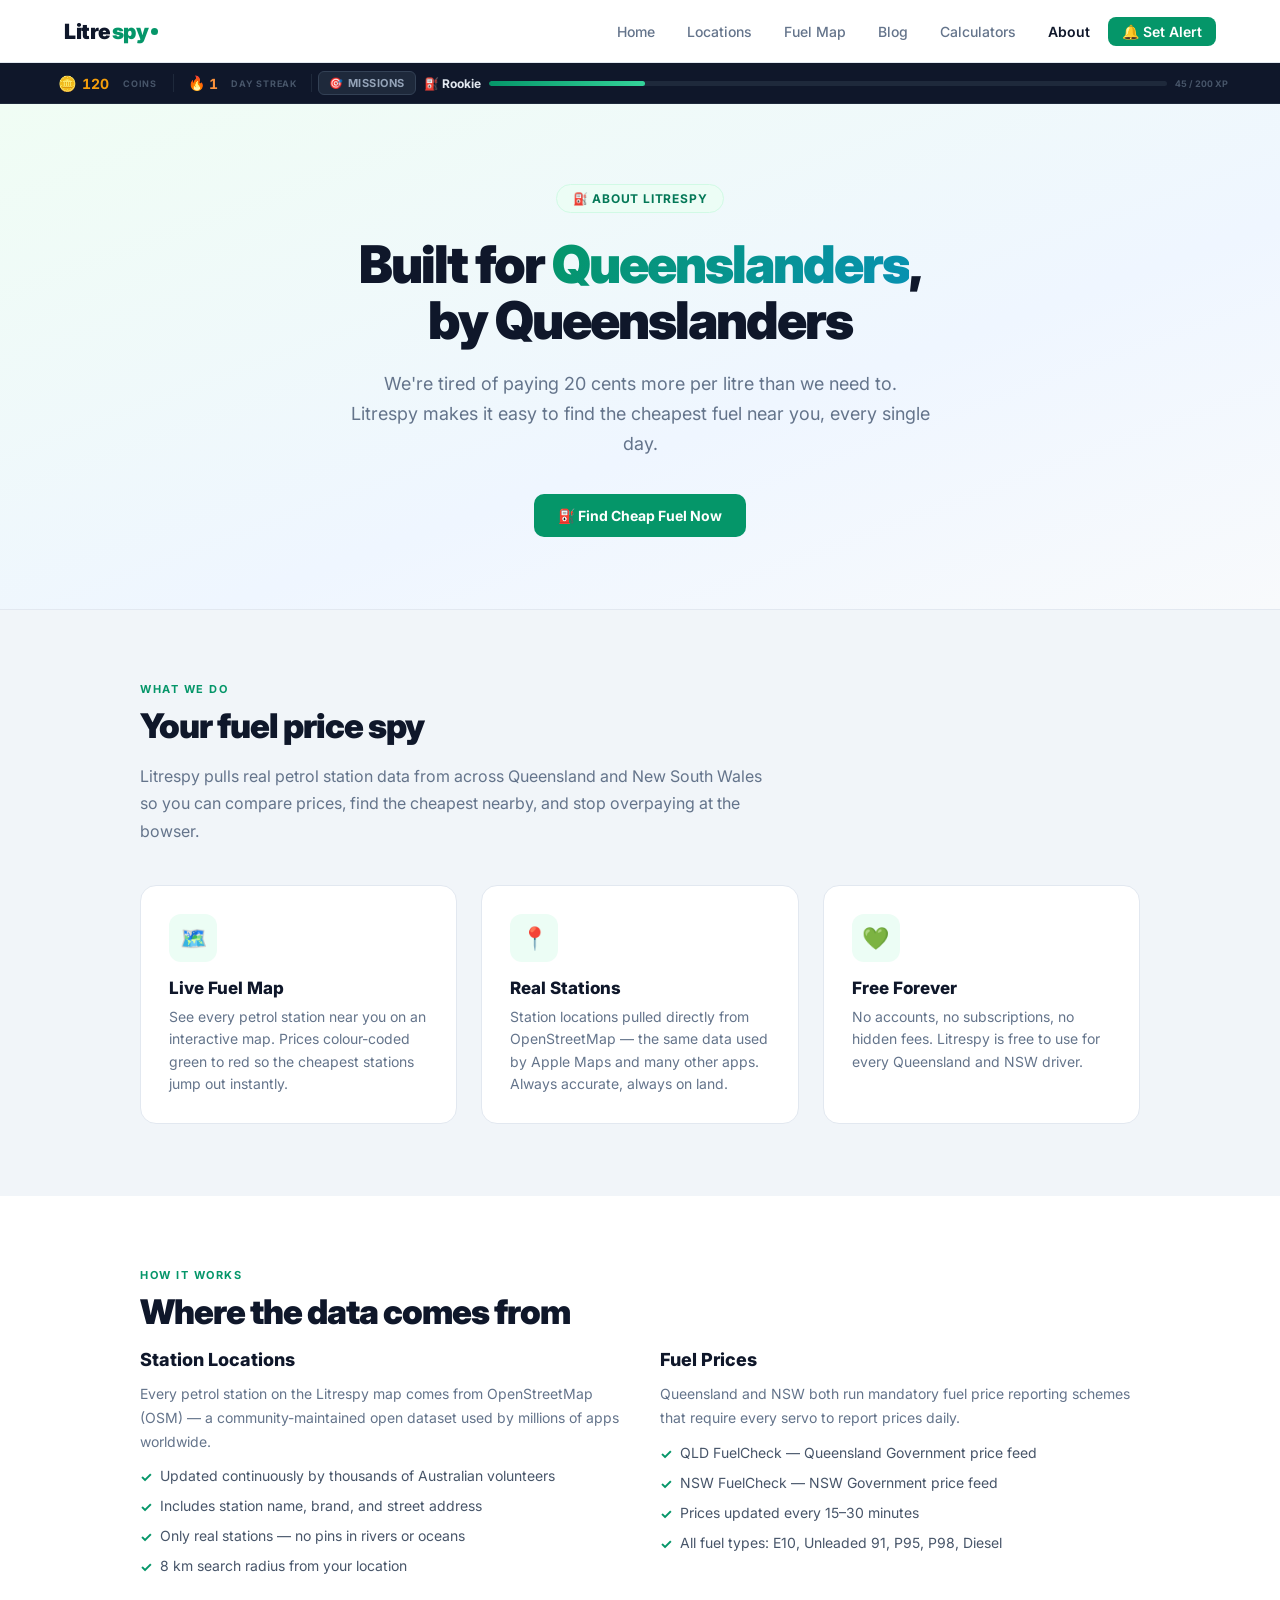
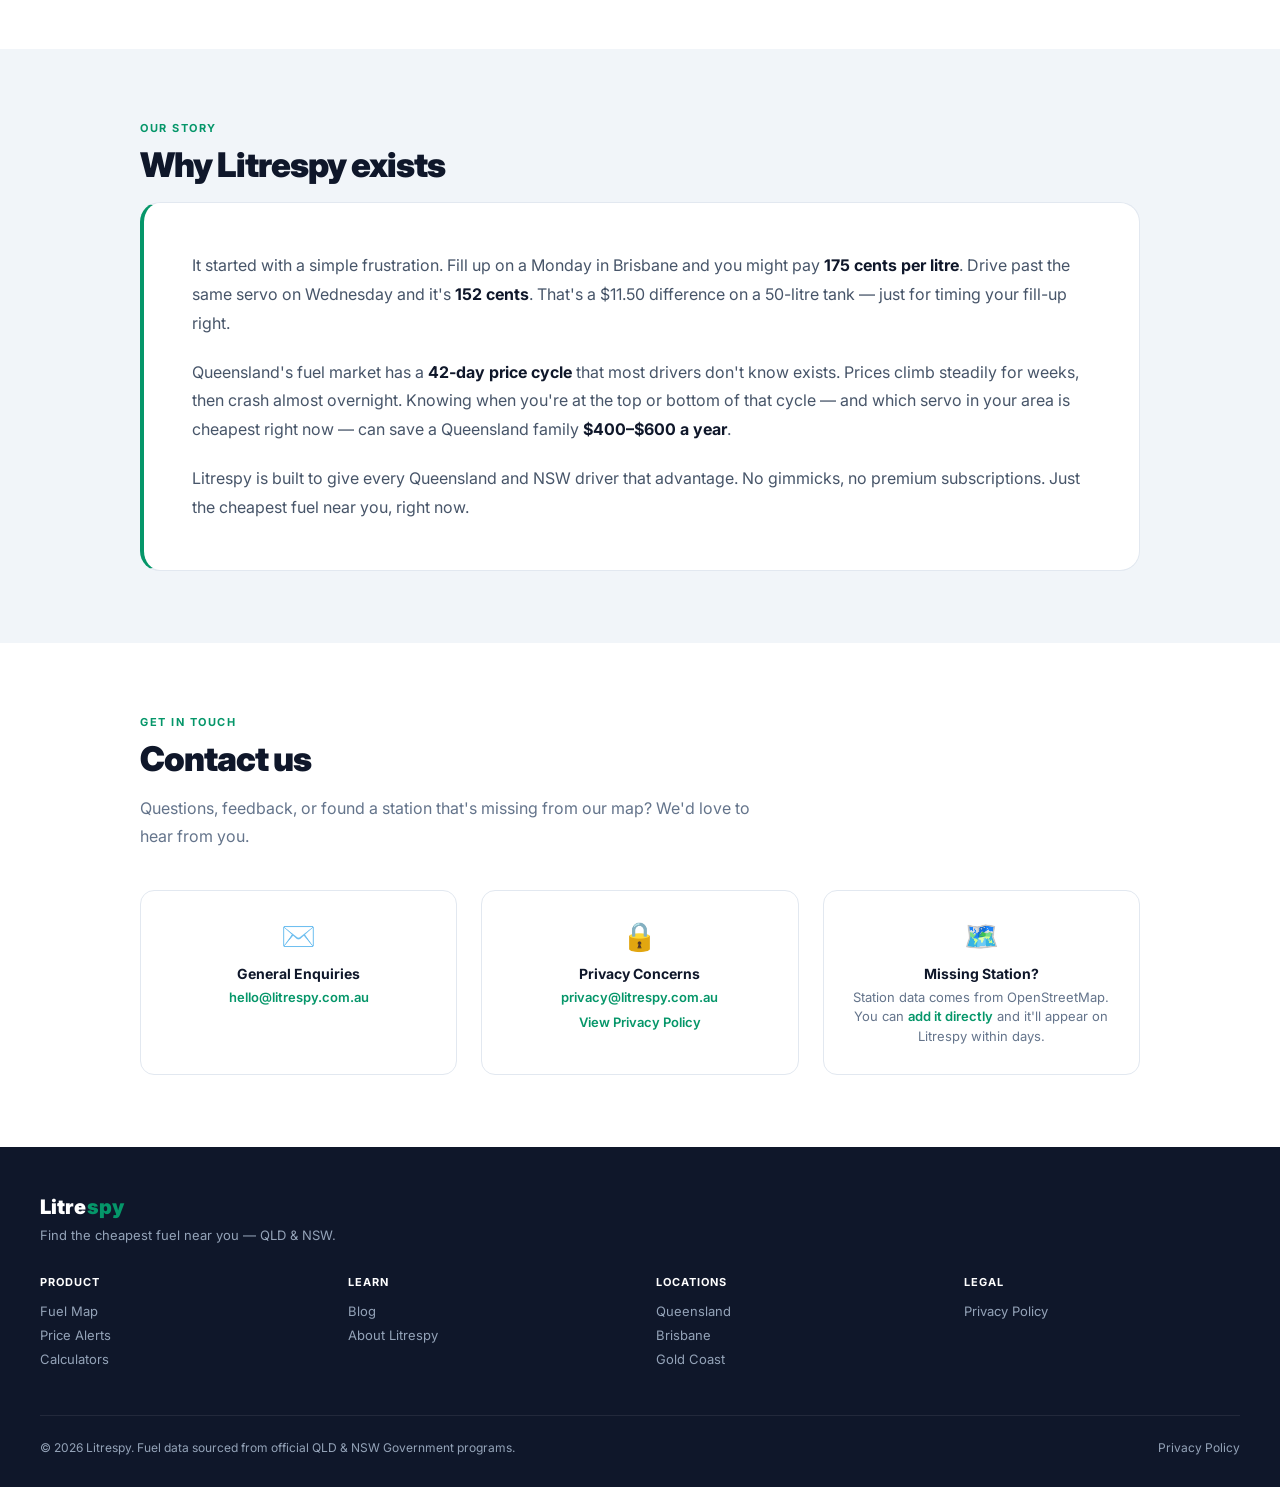
<file: about.html>
<!DOCTYPE html>
<html lang="en">
<head>
  <meta charset="UTF-8">
  <meta name="viewport" content="width=device-width, initial-scale=1.0">
  <title>About Litrespy — Built for Queenslanders</title>
  <link href="https://fonts.googleapis.com/css2?family=Inter:wght@300;400;500;600;700;800;900&display=swap" rel="stylesheet">
  <link rel="stylesheet" href="rewards.css">
  <style>
    :root {
      --green: #059669;
      --green-dark: #047857;
      --green-light: #ECFDF5;
      --green-mid: #D1FAE5;
      --dark: #0F172A;
      --dark-800: #1E293B;
      --gray-600: #475569;
      --gray-500: #64748B;
      --gray-400: #94A3B8;
      --gray-200: #E2E8F0;
      --gray-100: #F1F5F9;
      --white: #FFFFFF;
    }
    * { margin: 0; padding: 0; box-sizing: border-box; }
    body { font-family: 'Inter', sans-serif; background: var(--white); color: var(--dark); }

    /* NAV */
    nav {
      background: var(--white);
      border-bottom: 1px solid var(--gray-200);
      position: sticky;
      top: 0;
      z-index: 200;
    }
    .nav-inner {
      max-width: 1200px;
      margin: 0 auto;
      padding: 0 24px;
      display: flex;
      align-items: center;
      justify-content: space-between;
      height: 62px;
    }
    .logo {
      font-size: 21px;
      font-weight: 900;
      letter-spacing: -0.5px;
      text-decoration: none;
      display: flex;
      align-items: center;
      gap: 1px;
    }
    .logo-litre { color: var(--dark); }
    .logo-spy { color: var(--green); }
    .logo-dot {
      width: 7px; height: 7px;
      background: var(--green);
      border-radius: 50%;
      margin-left: 2px;
      animation: pulse-dot 2s ease-in-out infinite;
    }
    @keyframes pulse-dot { 0%,100%{opacity:1;transform:scale(1)} 50%{opacity:0.4;transform:scale(0.8)} }
    .nav-links {
      display: flex;
      align-items: center;
      gap: 4px;
      list-style: none;
    }
    .nav-links a {
      text-decoration: none;
      color: var(--gray-500);
      font-size: 14px;
      font-weight: 500;
      padding: 6px 14px;
      border-radius: 8px;
      transition: all 0.15s;
    }
    .nav-links a:hover { color: var(--dark); background: var(--gray-100); }
    .nav-links a.active { color: var(--dark); font-weight: 600; }
    .nav-alert { background: var(--green) !important; color: var(--white) !important; font-weight: 600 !important; }
    .nav-alert:hover { background: var(--green-dark) !important; }

    /* HERO */
    .about-hero {
      background: linear-gradient(160deg, #F0FDF4 0%, #EFF6FF 60%, #F8FAFC 100%);
      border-bottom: 1px solid var(--gray-200);
      padding: 80px 24px 72px;
      text-align: center;
    }
    .hero-badge {
      display: inline-flex;
      align-items: center;
      gap: 8px;
      background: var(--green-light);
      color: var(--green-dark);
      border: 1px solid var(--green-mid);
      padding: 6px 16px;
      border-radius: 100px;
      font-size: 12px;
      font-weight: 700;
      margin-bottom: 24px;
      text-transform: uppercase;
      letter-spacing: 0.8px;
    }
    .about-hero h1 {
      font-size: 52px;
      font-weight: 900;
      letter-spacing: -2px;
      line-height: 1.08;
      color: var(--dark);
      margin-bottom: 20px;
    }
    .about-hero h1 em {
      font-style: normal;
      background: linear-gradient(120deg, #059669 0%, #0891b2 100%);
      -webkit-background-clip: text;
      -webkit-text-fill-color: transparent;
      background-clip: text;
    }
    .about-hero p {
      font-size: 18px;
      color: var(--gray-500);
      line-height: 1.65;
      max-width: 580px;
      margin: 0 auto 36px;
    }
    .hero-btn {
      display: inline-flex;
      align-items: center;
      gap: 8px;
      background: var(--green);
      color: var(--white);
      padding: 13px 24px;
      border-radius: 10px;
      font-size: 14px;
      font-weight: 700;
      text-decoration: none;
      transition: background 0.15s, transform 0.1s;
    }
    .hero-btn:hover { background: var(--green-dark); transform: translateY(-1px); }

    /* SECTIONS */
    section { padding: 72px 24px; }
    section:nth-child(even) { background: var(--gray-100); }
    .section-inner { max-width: 1000px; margin: 0 auto; }
    .section-label {
      font-size: 11px;
      font-weight: 700;
      text-transform: uppercase;
      letter-spacing: 1.5px;
      color: var(--green);
      margin-bottom: 10px;
    }
    .section-inner h2 {
      font-size: 34px;
      font-weight: 900;
      letter-spacing: -1px;
      color: var(--dark);
      margin-bottom: 16px;
      line-height: 1.2;
    }
    .section-inner > p {
      font-size: 16px;
      color: var(--gray-500);
      line-height: 1.7;
      max-width: 640px;
      margin-bottom: 40px;
    }

    /* FEATURE TILES */
    .feature-grid {
      display: grid;
      grid-template-columns: repeat(3, 1fr);
      gap: 24px;
    }
    .feature-tile {
      background: var(--white);
      border: 1px solid var(--gray-200);
      border-radius: 16px;
      padding: 28px;
    }
    .feature-icon {
      width: 48px; height: 48px;
      background: var(--green-light);
      border-radius: 12px;
      display: flex;
      align-items: center;
      justify-content: center;
      font-size: 22px;
      margin-bottom: 16px;
    }
    .feature-tile h3 {
      font-size: 17px;
      font-weight: 800;
      color: var(--dark);
      margin-bottom: 8px;
    }
    .feature-tile p {
      font-size: 14px;
      color: var(--gray-500);
      line-height: 1.6;
    }

    /* DATA TWO-COL */
    .data-grid {
      display: grid;
      grid-template-columns: 1fr 1fr;
      gap: 40px;
    }
    .data-block h3 {
      font-size: 18px;
      font-weight: 800;
      color: var(--dark);
      margin-bottom: 12px;
    }
    .data-block p {
      font-size: 14px;
      color: var(--gray-500);
      line-height: 1.7;
      margin-bottom: 12px;
    }
    .data-block ul {
      list-style: none;
      display: flex;
      flex-direction: column;
      gap: 8px;
    }
    .data-block ul li {
      font-size: 14px;
      color: var(--gray-600);
      display: flex;
      align-items: flex-start;
      gap: 8px;
      line-height: 1.5;
    }
    .data-block ul li::before {
      content: '✓';
      color: var(--green);
      font-weight: 700;
      flex-shrink: 0;
      margin-top: 1px;
    }

    /* STORY */
    .story-card {
      background: var(--white);
      border: 1px solid var(--gray-200);
      border-radius: 20px;
      padding: 48px;
      border-left: 4px solid var(--green);
    }
    .story-card p {
      font-size: 16px;
      color: var(--gray-600);
      line-height: 1.8;
      margin-bottom: 20px;
    }
    .story-card p:last-child { margin-bottom: 0; }
    .story-card strong { color: var(--dark); }

    /* CONTACT */
    .contact-grid {
      display: grid;
      grid-template-columns: repeat(3, 1fr);
      gap: 24px;
    }
    .contact-card {
      background: var(--white);
      border: 1px solid var(--gray-200);
      border-radius: 14px;
      padding: 28px;
      text-align: center;
    }
    .contact-card .icon { font-size: 28px; margin-bottom: 12px; }
    .contact-card h4 { font-size: 14px; font-weight: 700; color: var(--dark); margin-bottom: 6px; }
    .contact-card p { font-size: 13px; color: var(--gray-500); line-height: 1.5; }
    .contact-card a { color: var(--green); text-decoration: none; font-weight: 600; }

    /* FOOTER */
    footer {
      background: var(--dark);
      color: var(--gray-400);
      padding: 48px 24px 32px;
    }
    .footer-inner { max-width: 1200px; margin: 0 auto; }
    .footer-logo {
      font-size: 20px;
      font-weight: 900;
      text-decoration: none;
      display: inline-flex;
      align-items: center;
      gap: 1px;
      margin-bottom: 8px;
    }
    .footer-logo .logo-litre { color: var(--white); }
    .footer-logo .logo-spy { color: var(--green); }
    .footer-tagline { font-size: 13px; color: var(--gray-400); margin-bottom: 32px; }
    .footer-grid {
      display: grid;
      grid-template-columns: repeat(4, 1fr);
      gap: 32px;
      margin-bottom: 40px;
    }
    .footer-col h4 { font-size: 11px; font-weight: 700; color: var(--white); text-transform: uppercase; letter-spacing: 1px; margin-bottom: 14px; }
    .footer-col a { display: block; font-size: 13px; color: var(--gray-400); text-decoration: none; margin-bottom: 8px; }
    .footer-col a:hover { color: var(--white); }
    .footer-bottom {
      border-top: 1px solid rgba(255,255,255,0.08);
      padding-top: 24px;
      display: flex;
      align-items: center;
      justify-content: space-between;
      gap: 16px;
      flex-wrap: wrap;
    }
    .footer-bottom p { font-size: 12px; }
    .footer-bottom a { font-size: 12px; color: var(--gray-400); text-decoration: none; }
    .footer-bottom a:hover { color: var(--white); }

    @media (max-width: 768px) {
      .about-hero h1 { font-size: 36px; }
      .feature-grid, .contact-grid { grid-template-columns: 1fr; }
      .data-grid { grid-template-columns: 1fr; }
      .footer-grid { grid-template-columns: 1fr 1fr; }
    }
  </style>
</head>
<body>

<nav>
  <div class="nav-inner">
    <a href="index.html" class="logo">
      <span class="logo-litre">Litre</span><span class="logo-spy">spy</span>
      <div class="logo-dot"></div>
    </a>
    <ul class="nav-links">
      <li><a href="index.html">Home</a></li>
      <li><a href="locations.html">Locations</a></li>
      <li><a href="fuel-map.html">Fuel Map</a></li>
      <li><a href="blog.html">Blog</a></li>
      <li><a href="calculators.html">Calculators</a></li>
      <li><a href="about.html" class="active">About</a></li>
      <li><a href="alerts.html" class="nav-alert">🔔 Set Alert</a></li>
    </ul>
  </div>
</nav>

<!-- REWARDS BAR -->
<div id="rw-bar">
  <div id="rw-bar-inner">
    <div class="rw-coins-display">
      <span class="rw-coin-icon">🪙</span>
      <span id="rw-coins-num">0</span>
      <span class="rw-coins-label">COINS</span>
    </div>
    <div class="rw-divider"></div>
    <div class="rw-streak-display" id="rw-streak-display">
      <span id="rw-streak-fire">🔥</span>
      <span id="rw-streak-num">0</span>
      <span class="rw-streak-label">DAY STREAK</span>
    </div>
    <div class="rw-divider"></div>
    <button class="rw-missions-btn" onclick="RW.openMissions()">
      🎯 <span>MISSIONS</span>
      <span class="rw-pack-dot" id="rw-pack-dot" style="display:none">!</span>
    </button>
    <div class="rw-xp-section">
      <span class="rw-rank-badge" id="rw-rank-badge">⛽ Rookie</span>
      <div class="rw-xp-bar-wrap">
        <div class="rw-xp-bar-fill" id="rw-xp-fill" style="width:0%"></div>
      </div>
      <span class="rw-xp-label" id="rw-xp-label">0 / 200 XP</span>
    </div>
  </div>
</div>

<!-- HERO -->
<div class="about-hero">
  <div class="hero-badge">⛽ About Litrespy</div>
  <h1>Built for <em>Queenslanders</em>,<br>by Queenslanders</h1>
  <p>We're tired of paying 20 cents more per litre than we need to. Litrespy makes it easy to find the cheapest fuel near you, every single day.</p>
  <a href="fuel-map.html" class="hero-btn">⛽ Find Cheap Fuel Now</a>
</div>

<!-- WHAT IS LITRESPY -->
<section>
  <div class="section-inner">
    <div class="section-label">What We Do</div>
    <h2>Your fuel price spy</h2>
    <p>Litrespy pulls real petrol station data from across Queensland and New South Wales so you can compare prices, find the cheapest nearby, and stop overpaying at the bowser.</p>
    <div class="feature-grid">
      <div class="feature-tile">
        <div class="feature-icon">🗺️</div>
        <h3>Live Fuel Map</h3>
        <p>See every petrol station near you on an interactive map. Prices colour-coded green to red so the cheapest stations jump out instantly.</p>
      </div>
      <div class="feature-tile">
        <div class="feature-icon">📍</div>
        <h3>Real Stations</h3>
        <p>Station locations pulled directly from OpenStreetMap — the same data used by Apple Maps and many other apps. Always accurate, always on land.</p>
      </div>
      <div class="feature-tile">
        <div class="feature-icon">💚</div>
        <h3>Free Forever</h3>
        <p>No accounts, no subscriptions, no hidden fees. Litrespy is free to use for every Queensland and NSW driver.</p>
      </div>
    </div>
  </div>
</section>

<!-- HOW THE DATA WORKS -->
<section>
  <div class="section-inner">
    <div class="section-label">How It Works</div>
    <h2>Where the data comes from</h2>
    <div class="data-grid">
      <div class="data-block">
        <h3>Station Locations</h3>
        <p>Every petrol station on the Litrespy map comes from OpenStreetMap (OSM) — a community-maintained open dataset used by millions of apps worldwide.</p>
        <ul>
          <li>Updated continuously by thousands of Australian volunteers</li>
          <li>Includes station name, brand, and street address</li>
          <li>Only real stations — no pins in rivers or oceans</li>
          <li>8 km search radius from your location</li>
        </ul>
      </div>
      <div class="data-block">
        <h3>Fuel Prices</h3>
        <p>Queensland and NSW both run mandatory fuel price reporting schemes that require every servo to report prices daily.</p>
        <ul>
          <li>QLD FuelCheck — Queensland Government price feed</li>
          <li>NSW FuelCheck — NSW Government price feed</li>
          <li>Prices updated every 15–30 minutes</li>
          <li>All fuel types: E10, Unleaded 91, P95, P98, Diesel</li>
        </ul>
      </div>
    </div>
  </div>
</section>

<!-- WHY WE BUILT IT -->
<section>
  <div class="section-inner">
    <div class="section-label">Our Story</div>
    <h2>Why Litrespy exists</h2>
    <div class="story-card">
      <p>It started with a simple frustration. Fill up on a Monday in Brisbane and you might pay <strong>175 cents per litre</strong>. Drive past the same servo on Wednesday and it's <strong>152 cents</strong>. That's a $11.50 difference on a 50-litre tank — just for timing your fill-up right.</p>
      <p>Queensland's fuel market has a <strong>42-day price cycle</strong> that most drivers don't know exists. Prices climb steadily for weeks, then crash almost overnight. Knowing when you're at the top or bottom of that cycle — and which servo in your area is cheapest right now — can save a Queensland family <strong>$400–$600 a year</strong>.</p>
      <p>Litrespy is built to give every Queensland and NSW driver that advantage. No gimmicks, no premium subscriptions. Just the cheapest fuel near you, right now.</p>
    </div>
  </div>
</section>

<!-- CONTACT -->
<section>
  <div class="section-inner">
    <div class="section-label">Get in Touch</div>
    <h2>Contact us</h2>
    <p>Questions, feedback, or found a station that's missing from our map? We'd love to hear from you.</p>
    <div class="contact-grid">
      <div class="contact-card">
        <div class="icon">✉️</div>
        <h4>General Enquiries</h4>
        <p><a href="mailto:hello@litrespy.com.au">hello@litrespy.com.au</a></p>
      </div>
      <div class="contact-card">
        <div class="icon">🔒</div>
        <h4>Privacy Concerns</h4>
        <p><a href="mailto:privacy@litrespy.com.au">privacy@litrespy.com.au</a></p>
        <p style="margin-top:6px;"><a href="privacy.html">View Privacy Policy</a></p>
      </div>
      <div class="contact-card">
        <div class="icon">🗺️</div>
        <h4>Missing Station?</h4>
        <p>Station data comes from OpenStreetMap. You can <a href="https://www.openstreetmap.org" target="_blank" rel="noopener">add it directly</a> and it'll appear on Litrespy within days.</p>
      </div>
    </div>
  </div>
</section>

<footer>
  <div class="footer-inner">
    <a href="index.html" class="footer-logo">
      <span class="logo-litre">Litre</span><span class="logo-spy">spy</span>
    </a>
    <p class="footer-tagline">Find the cheapest fuel near you — QLD & NSW.</p>
    <div class="footer-grid">
      <div class="footer-col">
        <h4>Product</h4>
        <a href="fuel-map.html">Fuel Map</a>
        <a href="alerts.html">Price Alerts</a>
        <a href="calculators.html">Calculators</a>
      </div>
      <div class="footer-col">
        <h4>Learn</h4>
        <a href="blog.html">Blog</a>
        <a href="about.html">About Litrespy</a>
      </div>
      <div class="footer-col">
        <h4>Locations</h4>
        <a href="locations.html">Queensland</a>
        <a href="fuel-map.html?suburb=Brisbane">Brisbane</a>
        <a href="fuel-map.html?suburb=Gold+Coast">Gold Coast</a>
      </div>
      <div class="footer-col">
        <h4>Legal</h4>
        <a href="privacy.html">Privacy Policy</a>
      </div>
    </div>
    <div class="footer-bottom">
      <p>© 2026 Litrespy. Fuel data sourced from official QLD & NSW Government programs.</p>
      <a href="privacy.html">Privacy Policy</a>
    </div>
  </div>
</footer>
<script src="rewards.js"></script>
</body>
</html>
</file>
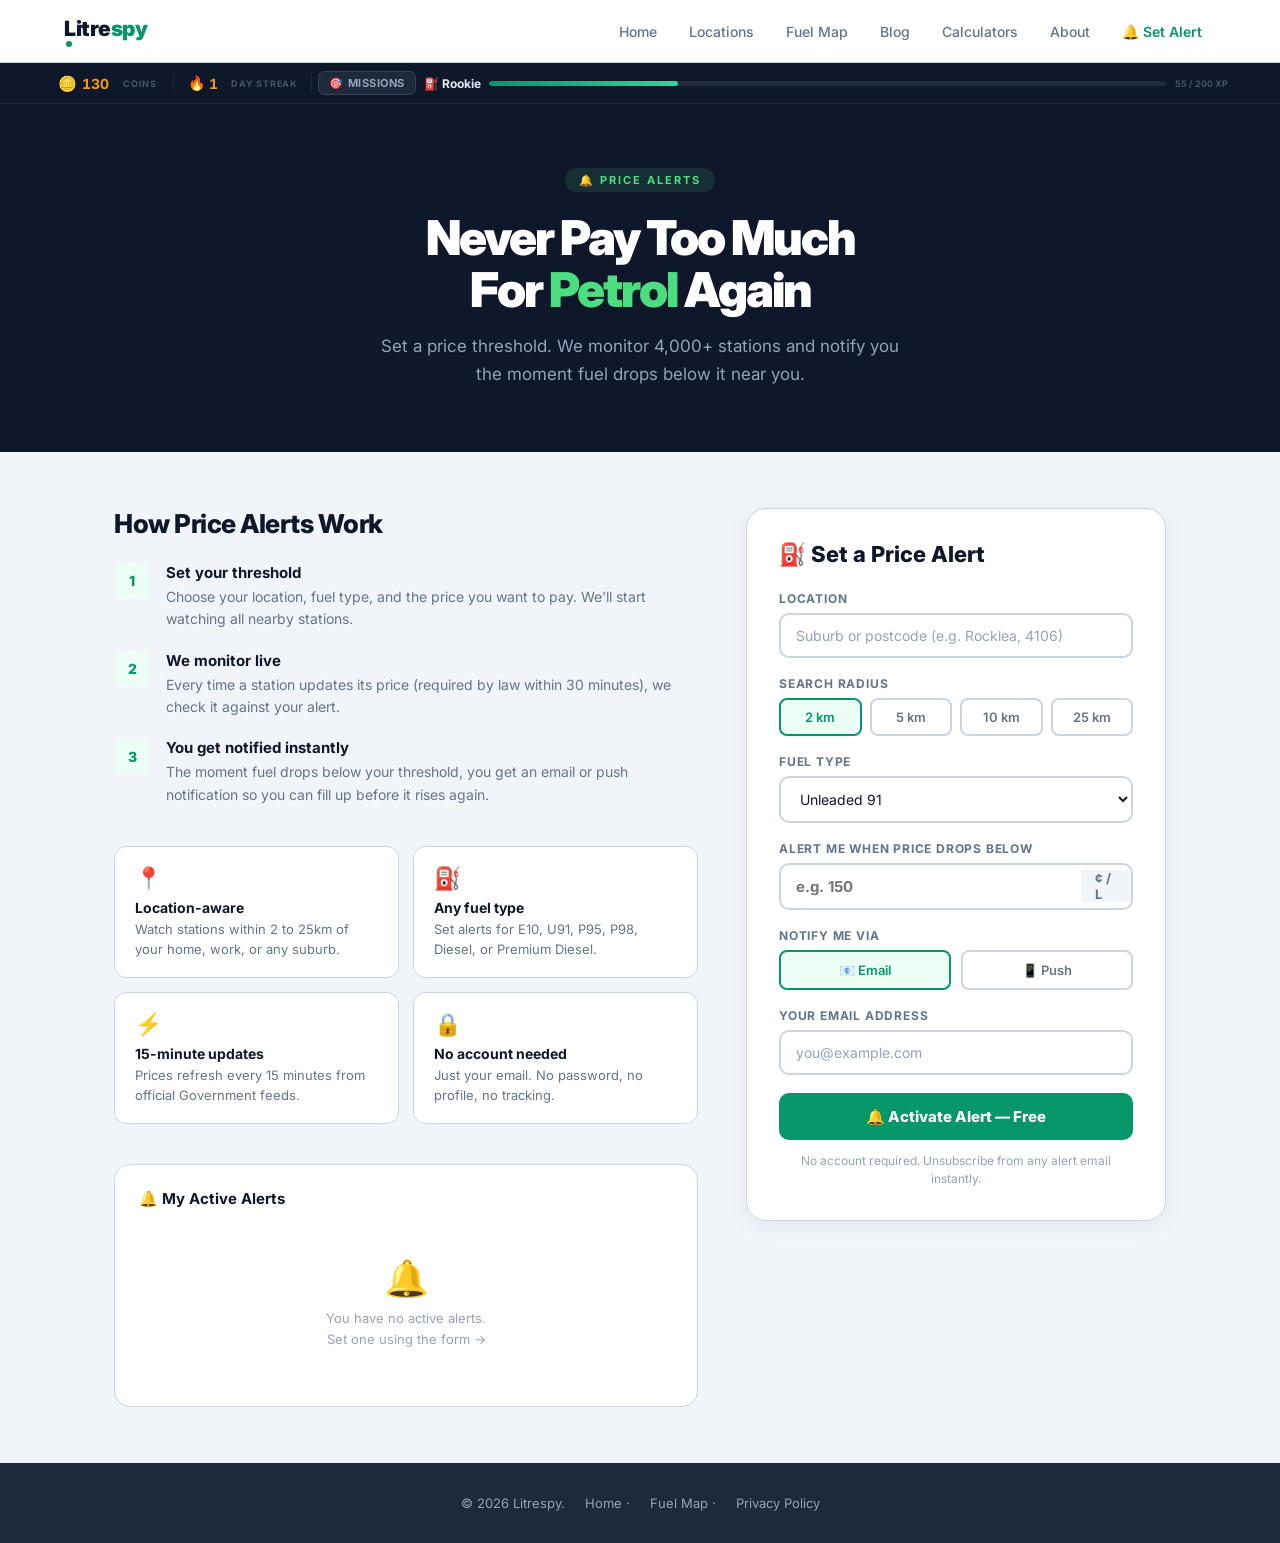
<file: alerts.html>
<!DOCTYPE html>
<html lang="en">
<head>
  <meta charset="UTF-8">
  <meta name="viewport" content="width=device-width, initial-scale=1.0">
  <title>Price Alerts — Litrespy | Get Notified When Fuel Is Cheap</title>
  <link href="https://fonts.googleapis.com/css2?family=Inter:wght@400;500;600;700;800;900&display=swap" rel="stylesheet">
  <link rel="stylesheet" href="rewards.css">
  <style>
    :root {
      --green: #059669;
      --green-dark: #047857;
      --green-light: #ECFDF5;
      --green-mid: #D1FAE5;
      --dark: #0F172A;
      --dark-800: #1E293B;
      --gray-500: #64748B;
      --gray-400: #94A3B8;
      --gray-300: #CBD5E1;
      --gray-100: #F1F5F9;
      --white: #FFFFFF;
    }
    * { margin: 0; padding: 0; box-sizing: border-box; }
    body { font-family: 'Inter', sans-serif; background: var(--gray-100); color: var(--dark); min-height: 100vh; }

    nav {
      background: var(--white);
      border-bottom: 1px solid var(--gray-300);
      position: sticky;
      top: 0;
      z-index: 100;
    }
    .nav-inner {
      max-width: 1200px;
      margin: 0 auto;
      padding: 0 24px;
      display: flex;
      align-items: center;
      justify-content: space-between;
      height: 62px;
    }
    .logo {
      font-size: 21px;
      font-weight: 900;
      letter-spacing: -0.5px;
      text-decoration: none;
    }
    .logo-litre { color: var(--dark); }
    .logo-spy { color: var(--green); }
    .logo-dot {
      width: 6px; height: 6px;
      background: var(--green);
      border-radius: 50%;
      margin-left: 2px;
      animation: pulse-dot 2s ease-in-out infinite;
    }
    @keyframes pulse-dot { 0%,100%{opacity:1;transform:scale(1)} 50%{opacity:0.4;transform:scale(0.8)} }
    .nav-alert { background: var(--green) !important; color: white !important; font-weight: 700 !important; }
    .nav-alert:hover { background: var(--green-dark) !important; }
    .nav-links { display: flex; align-items: center; gap: 4px; list-style: none; }
    .nav-links a {
      text-decoration: none;
      color: var(--gray-500);
      font-size: 14px;
      font-weight: 500;
      padding: 6px 14px;
      border-radius: 8px;
    }
    .nav-links a:hover { background: var(--gray-100); color: var(--dark); }
    .nav-links a.active { color: var(--green); font-weight: 600; }

    /* HERO */
    .page-hero {
      background: var(--dark);
      padding: 64px 24px;
      text-align: center;
    }
    .page-hero .tag {
      display: inline-block;
      background: rgba(74,222,128,0.12);
      color: #4ADE80;
      font-size: 11px;
      font-weight: 700;
      text-transform: uppercase;
      letter-spacing: 2px;
      padding: 5px 14px;
      border-radius: 100px;
      margin-bottom: 20px;
    }
    .page-hero h1 {
      font-size: 48px;
      font-weight: 900;
      color: var(--white);
      letter-spacing: -2px;
      line-height: 1.08;
      margin-bottom: 16px;
    }
    .page-hero h1 em { font-style: normal; color: #4ADE80; }
    .page-hero p {
      font-size: 17px;
      color: var(--gray-400);
      max-width: 520px;
      margin: 0 auto;
      line-height: 1.65;
    }

    /* MAIN */
    .main {
      max-width: 1100px;
      margin: 0 auto;
      padding: 56px 24px;
      display: grid;
      grid-template-columns: 1fr 420px;
      gap: 48px;
      align-items: start;
    }

    /* HOW ALERTS WORK */
    .info-section h2 {
      font-size: 26px;
      font-weight: 800;
      letter-spacing: -0.5px;
      margin-bottom: 24px;
    }
    .step-list { display: flex; flex-direction: column; gap: 20px; margin-bottom: 40px; }
    .step {
      display: flex;
      gap: 16px;
      align-items: flex-start;
    }
    .step-num {
      width: 36px; height: 36px;
      background: var(--green-light);
      color: var(--green);
      border-radius: 10px;
      display: flex;
      align-items: center;
      justify-content: center;
      font-size: 14px;
      font-weight: 800;
      flex-shrink: 0;
    }
    .step-text h4 { font-size: 15px; font-weight: 700; margin-bottom: 4px; }
    .step-text p { font-size: 14px; color: var(--gray-500); line-height: 1.6; }

    .feature-grid {
      display: grid;
      grid-template-columns: 1fr 1fr;
      gap: 14px;
      margin-bottom: 40px;
    }
    .feature-card {
      background: var(--white);
      border-radius: 12px;
      padding: 18px 20px;
      border: 1px solid var(--gray-300);
    }
    .feature-card .icon { font-size: 22px; margin-bottom: 8px; }
    .feature-card h4 { font-size: 14px; font-weight: 700; margin-bottom: 4px; }
    .feature-card p { font-size: 13px; color: var(--gray-500); line-height: 1.5; }

    /* My Alerts panel */
    .my-alerts {
      background: var(--white);
      border-radius: 16px;
      border: 1px solid var(--gray-300);
      padding: 24px;
    }
    .my-alerts h3 {
      font-size: 15px;
      font-weight: 700;
      margin-bottom: 16px;
      display: flex;
      align-items: center;
      gap: 8px;
    }
    .alert-empty {
      text-align: center;
      padding: 32px 16px;
      color: var(--gray-400);
    }
    .alert-empty .big { font-size: 36px; margin-bottom: 8px; }
    .alert-empty p { font-size: 13px; line-height: 1.6; }
    .alert-row {
      display: flex;
      align-items: center;
      justify-content: space-between;
      padding: 12px 0;
      border-bottom: 1px solid var(--gray-100);
    }
    .alert-row:last-child { border-bottom: none; }
    .alert-row-left h5 { font-size: 13px; font-weight: 700; }
    .alert-row-left p { font-size: 12px; color: var(--gray-500); margin-top: 2px; }
    .alert-row-right { display: flex; align-items: center; gap: 10px; }
    .alert-thresh {
      font-size: 15px;
      font-weight: 800;
      color: var(--green);
    }
    .delete-btn {
      background: none;
      border: none;
      cursor: pointer;
      color: var(--gray-400);
      font-size: 16px;
      transition: color 0.15s;
    }
    .delete-btn:hover { color: #EF4444; }

    /* FORM */
    .form-card {
      background: var(--white);
      border-radius: 20px;
      padding: 32px;
      border: 1px solid var(--gray-300);
      box-shadow: 0 4px 24px rgba(0,0,0,0.06);
      position: sticky;
      top: 80px;
    }
    .form-card h2 {
      font-size: 22px;
      font-weight: 800;
      margin-bottom: 24px;
      display: flex;
      align-items: center;
      gap: 8px;
    }
    .form-group { margin-bottom: 18px; }
    .form-label {
      display: block;
      font-size: 12px;
      font-weight: 700;
      text-transform: uppercase;
      letter-spacing: 0.8px;
      color: var(--gray-500);
      margin-bottom: 7px;
    }
    .form-input {
      width: 100%;
      padding: 12px 15px;
      border: 2px solid var(--gray-300);
      border-radius: 10px;
      font-size: 14px;
      font-family: inherit;
      color: var(--dark);
      background: var(--white);
      transition: border-color 0.2s;
    }
    .form-input:focus { outline: none; border-color: var(--green); }
    .form-input::placeholder { color: var(--gray-400); }
    .radius-btns {
      display: grid;
      grid-template-columns: repeat(4, 1fr);
      gap: 8px;
    }
    .radius-btn {
      padding: 9px;
      border: 2px solid var(--gray-300);
      border-radius: 8px;
      font-size: 13px;
      font-weight: 600;
      color: var(--gray-500);
      background: var(--white);
      cursor: pointer;
      font-family: inherit;
      text-align: center;
      transition: all 0.15s;
    }
    .radius-btn:hover, .radius-btn.active {
      border-color: var(--green);
      color: var(--green);
      background: var(--green-light);
    }
    .price-input-wrap {
      display: flex;
      align-items: center;
      border: 2px solid var(--gray-300);
      border-radius: 10px;
      overflow: hidden;
      transition: border-color 0.2s;
    }
    .price-input-wrap:focus-within { border-color: var(--green); }
    .price-input-wrap input {
      border: none;
      padding: 12px 15px;
      font-size: 15px;
      font-family: inherit;
      font-weight: 700;
      color: var(--dark);
      width: 100%;
      background: none;
    }
    .price-input-wrap input:focus { outline: none; }
    .price-unit {
      padding: 0 14px;
      font-size: 13px;
      font-weight: 700;
      color: var(--gray-500);
      background: var(--gray-100);
      height: 100%;
      display: flex;
      align-items: center;
    }
    .notify-btns {
      display: grid;
      grid-template-columns: 1fr 1fr;
      gap: 10px;
    }
    .notify-btn {
      padding: 10px;
      border: 2px solid var(--gray-300);
      border-radius: 8px;
      font-size: 13px;
      font-weight: 600;
      color: var(--gray-500);
      background: var(--white);
      cursor: pointer;
      font-family: inherit;
      text-align: center;
      transition: all 0.15s;
    }
    .notify-btn:hover, .notify-btn.active {
      border-color: var(--green);
      color: var(--green);
      background: var(--green-light);
    }
    .submit-btn {
      width: 100%;
      padding: 14px;
      background: var(--green);
      color: var(--white);
      border: none;
      border-radius: 10px;
      font-size: 15px;
      font-weight: 800;
      cursor: pointer;
      font-family: inherit;
      margin-top: 8px;
      transition: background 0.15s;
      display: flex;
      align-items: center;
      justify-content: center;
      gap: 8px;
    }
    .submit-btn:hover { background: var(--green-dark); }
    .form-note {
      font-size: 12px;
      color: var(--gray-400);
      text-align: center;
      margin-top: 12px;
      line-height: 1.5;
    }
    .divider {
      height: 1px;
      background: var(--gray-100);
      margin: 20px 0;
    }
    /* SUCCESS */
    .success-box {
      display: none;
      background: var(--green-light);
      border: 1px solid var(--green-mid);
      border-radius: 12px;
      padding: 20px;
      text-align: center;
    }
    .success-box .icon { font-size: 32px; margin-bottom: 8px; }
    .success-box h4 { font-size: 16px; font-weight: 700; color: var(--green-dark); margin-bottom: 4px; }
    .success-box p { font-size: 13px; color: var(--green); }

    footer { background: var(--dark-800); padding: 32px 24px; text-align: center; }
    footer p { font-size: 13px; color: var(--gray-400); }
    footer a { color: var(--gray-400); text-decoration: none; margin-left: 16px; }
    footer a:hover { color: var(--white); }

    @media (max-width: 768px) {
      .main { grid-template-columns: 1fr; }
      .form-card { position: static; }
      .page-hero h1 { font-size: 36px; }
      .nav-links { display: none; }
      .feature-grid { grid-template-columns: 1fr; }
    }
  </style>
</head>
<body>

<nav>
  <div class="nav-inner">
    <a href="index.html" class="logo">
      <span class="logo-litre">Litre</span><span class="logo-spy">spy</span>
      <div class="logo-dot"></div>
    </a>
    <ul class="nav-links">
      <li><a href="index.html">Home</a></li>
      <li><a href="locations.html">Locations</a></li>
      <li><a href="fuel-map.html">Fuel Map</a></li>
      <li><a href="blog.html">Blog</a></li>
      <li><a href="calculators.html">Calculators</a></li>
      <li><a href="about.html">About</a></li>
      <li><a href="alerts.html" class="active">🔔 Set Alert</a></li>
    </ul>
  </div>
</nav>

<!-- REWARDS BAR -->
<div id="rw-bar">
  <div id="rw-bar-inner">
    <div class="rw-coins-display">
      <span class="rw-coin-icon">🪙</span>
      <span id="rw-coins-num">0</span>
      <span class="rw-coins-label">COINS</span>
    </div>
    <div class="rw-divider"></div>
    <div class="rw-streak-display" id="rw-streak-display">
      <span id="rw-streak-fire">🔥</span>
      <span id="rw-streak-num">0</span>
      <span class="rw-streak-label">DAY STREAK</span>
    </div>
    <div class="rw-divider"></div>
    <button class="rw-missions-btn" onclick="RW.openMissions()">
      🎯 <span>MISSIONS</span>
      <span class="rw-pack-dot" id="rw-pack-dot" style="display:none">!</span>
    </button>
    <div class="rw-xp-section">
      <span class="rw-rank-badge" id="rw-rank-badge">⛽ Rookie</span>
      <div class="rw-xp-bar-wrap">
        <div class="rw-xp-bar-fill" id="rw-xp-fill" style="width:0%"></div>
      </div>
      <span class="rw-xp-label" id="rw-xp-label">0 / 200 XP</span>
    </div>
  </div>
</div>

<div class="page-hero">
  <div class="tag">🔔 Price Alerts</div>
  <h1>Never Pay Too Much<br>For <em>Petrol</em> Again</h1>
  <p>Set a price threshold. We monitor 4,000+ stations and notify you the moment fuel drops below it near you.</p>
</div>

<div class="main">
  <div class="info-section">
    <h2>How Price Alerts Work</h2>
    <div class="step-list">
      <div class="step">
        <div class="step-num">1</div>
        <div class="step-text">
          <h4>Set your threshold</h4>
          <p>Choose your location, fuel type, and the price you want to pay. We'll start watching all nearby stations.</p>
        </div>
      </div>
      <div class="step">
        <div class="step-num">2</div>
        <div class="step-text">
          <h4>We monitor live</h4>
          <p>Every time a station updates its price (required by law within 30 minutes), we check it against your alert.</p>
        </div>
      </div>
      <div class="step">
        <div class="step-num">3</div>
        <div class="step-text">
          <h4>You get notified instantly</h4>
          <p>The moment fuel drops below your threshold, you get an email or push notification so you can fill up before it rises again.</p>
        </div>
      </div>
    </div>

    <div class="feature-grid">
      <div class="feature-card">
        <div class="icon">📍</div>
        <h4>Location-aware</h4>
        <p>Watch stations within 2 to 25km of your home, work, or any suburb.</p>
      </div>
      <div class="feature-card">
        <div class="icon">⛽</div>
        <h4>Any fuel type</h4>
        <p>Set alerts for E10, U91, P95, P98, Diesel, or Premium Diesel.</p>
      </div>
      <div class="feature-card">
        <div class="icon">⚡</div>
        <h4>15-minute updates</h4>
        <p>Prices refresh every 15 minutes from official Government feeds.</p>
      </div>
      <div class="feature-card">
        <div class="icon">🔒</div>
        <h4>No account needed</h4>
        <p>Just your email. No password, no profile, no tracking.</p>
      </div>
    </div>

    <div class="my-alerts">
      <h3>🔔 My Active Alerts <span style="font-size:12px;font-weight:500;color:var(--gray-400);margin-left:auto" id="alertCountLabel"></span></h3>
      <div id="alertsContainer">
        <div class="alert-empty">
          <div class="big">🔔</div>
          <p>You have no active alerts.<br>Set one using the form →</p>
        </div>
      </div>
    </div>
  </div>

  <!-- FORM -->
  <div class="form-card">
    <h2>⛽ Set a Price Alert</h2>

    <div class="form-group">
      <label class="form-label">Location</label>
      <input type="text" class="form-input" id="alertSuburb" placeholder="Suburb or postcode (e.g. Rocklea, 4106)" />
    </div>

    <div class="form-group">
      <label class="form-label">Search radius</label>
      <div class="radius-btns">
        <button class="radius-btn active" onclick="setRadius(this,'2km')">2 km</button>
        <button class="radius-btn" onclick="setRadius(this,'5km')">5 km</button>
        <button class="radius-btn" onclick="setRadius(this,'10km')">10 km</button>
        <button class="radius-btn" onclick="setRadius(this,'25km')">25 km</button>
      </div>
    </div>

    <div class="form-group">
      <label class="form-label">Fuel type</label>
      <select class="form-input" id="alertFuelType">
        <option value="U91">Unleaded 91</option>
        <option value="E10">Unleaded E10</option>
        <option value="P95">Premium 95</option>
        <option value="P98">Premium 98</option>
        <option value="DSL">Diesel</option>
        <option value="PDSL">Premium Diesel</option>
      </select>
    </div>

    <div class="form-group">
      <label class="form-label">Alert me when price drops below</label>
      <div class="price-input-wrap">
        <input type="number" id="alertPrice" placeholder="e.g. 150" step="0.1" min="50" max="300" />
        <div class="price-unit">¢ / L</div>
      </div>
    </div>

    <div class="form-group">
      <label class="form-label">Notify me via</label>
      <div class="notify-btns">
        <button class="notify-btn active" onclick="setNotify(this,'email')">📧 Email</button>
        <button class="notify-btn" onclick="setNotify(this,'push')">📱 Push</button>
      </div>
    </div>

    <div class="form-group">
      <label class="form-label">Your email address</label>
      <input type="email" class="form-input" id="alertEmail" placeholder="you@example.com" />
    </div>

    <button class="submit-btn" onclick="submitAlert()">🔔 Activate Alert — Free</button>
    <p class="form-note">No account required. Unsubscribe from any alert email instantly.</p>

    <div class="success-box" id="successBox">
      <div class="icon">✅</div>
      <h4>Alert Activated!</h4>
      <p>We'll email you the moment fuel drops to your target near <span id="successSuburb"></span>.</p>
    </div>
  </div>
</div>

<footer>
  <p>© 2026 Litrespy. <a href="index.html">Home</a> · <a href="fuel-map.html">Fuel Map</a> · <a href="privacy.html">Privacy Policy</a></p>
</footer>

<script>
  let selectedRadius = '2km';
  let selectedNotify = 'email';
  let savedAlerts = JSON.parse(localStorage.getItem('litrespy_alerts') || '[]');

  function setRadius(btn, val) {
    document.querySelectorAll('.radius-btn').forEach(b => b.classList.remove('active'));
    btn.classList.add('active');
    selectedRadius = val;
  }

  function setNotify(btn, val) {
    document.querySelectorAll('.notify-btn').forEach(b => b.classList.remove('active'));
    btn.classList.add('active');
    selectedNotify = val;
  }

  function submitAlert() {
    const suburb = document.getElementById('alertSuburb').value.trim();
    const fuel = document.getElementById('alertFuelType').value;
    const price = parseFloat(document.getElementById('alertPrice').value);
    const email = document.getElementById('alertEmail').value.trim();

    if (!suburb) { document.getElementById('alertSuburb').focus(); return; }
    if (!price || price < 50 || price > 300) { document.getElementById('alertPrice').focus(); return; }
    if (!email || !email.includes('@')) { document.getElementById('alertEmail').focus(); return; }

    const alert = { suburb, fuel, price, email, radius: selectedRadius, notify: selectedNotify, id: Date.now() };
    savedAlerts.push(alert);
    localStorage.setItem('litrespy_alerts', JSON.stringify(savedAlerts));

    document.getElementById('successSuburb').textContent = suburb;
    document.getElementById('successBox').style.display = 'block';
    renderAlerts();

    // Reset form
    document.getElementById('alertSuburb').value = '';
    document.getElementById('alertPrice').value = '';
    document.getElementById('alertEmail').value = '';
    setTimeout(() => document.getElementById('successBox').style.display = 'none', 5000);
  }

  function deleteAlert(id) {
    savedAlerts = savedAlerts.filter(a => a.id !== id);
    localStorage.setItem('litrespy_alerts', JSON.stringify(savedAlerts));
    renderAlerts();
  }

  function renderAlerts() {
    const container = document.getElementById('alertsContainer');
    document.getElementById('alertCountLabel').textContent = savedAlerts.length ? `${savedAlerts.length} active` : '';
    if (!savedAlerts.length) {
      container.innerHTML = `<div class="alert-empty"><div class="big">🔔</div><p>You have no active alerts.<br>Set one using the form →</p></div>`;
      return;
    }
    const fuelLabels = { U91:'Unleaded 91', E10:'E10', P95:'P95', P98:'P98', DSL:'Diesel', PDSL:'Premium Diesel' };
    container.innerHTML = savedAlerts.map(a => `
      <div class="alert-row">
        <div class="alert-row-left">
          <h5>${a.suburb} · ${fuelLabels[a.fuel] || a.fuel}</h5>
          <p>Within ${a.radius} · via ${a.notify}</p>
        </div>
        <div class="alert-row-right">
          <div class="alert-thresh">< ${a.price}¢</div>
          <button class="delete-btn" onclick="deleteAlert(${a.id})">✕</button>
        </div>
      </div>
    `).join('');
  }

  renderAlerts();
</script>
<script src="rewards.js"></script>
</body>
</html>
</file>
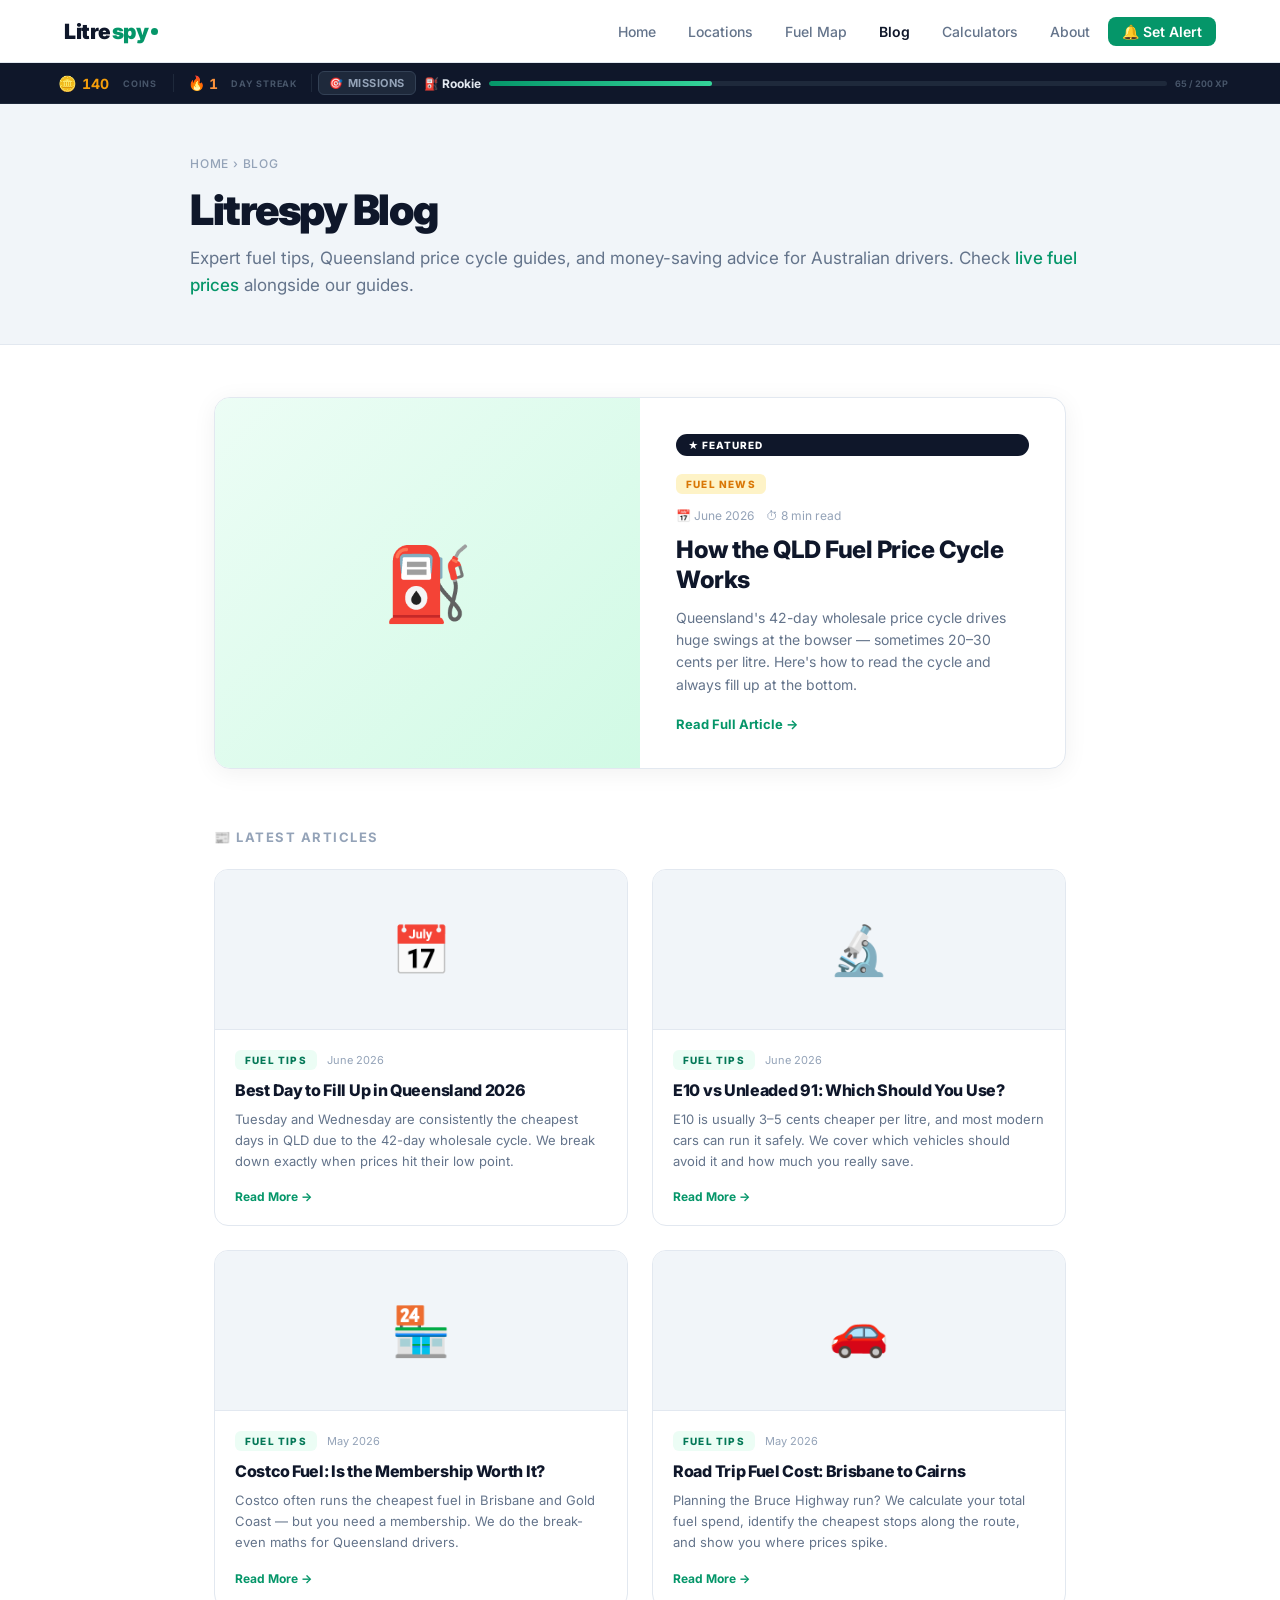
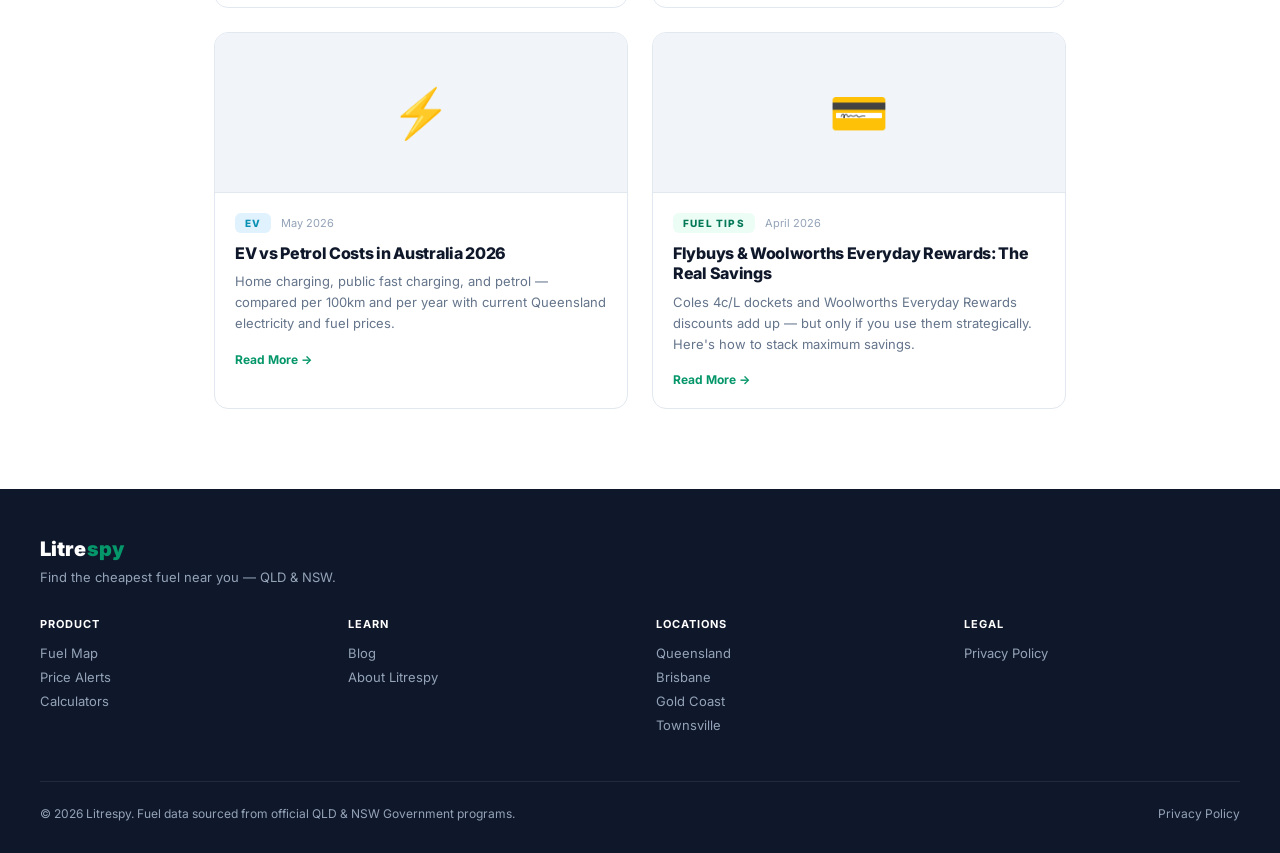
<file: blog.html>
<!DOCTYPE html>
<html lang="en">
<head>
  <meta charset="UTF-8">
  <meta name="viewport" content="width=device-width, initial-scale=1.0">
  <title>Fuel Tips Blog — Litrespy | QLD & NSW Petrol Guides</title>
  <link href="https://fonts.googleapis.com/css2?family=Inter:wght@300;400;500;600;700;800;900&display=swap" rel="stylesheet">
  <link rel="stylesheet" href="rewards.css">
  <style>
    :root {
      --green: #059669;
      --green-dark: #047857;
      --green-light: #ECFDF5;
      --green-mid: #D1FAE5;
      --dark: #0F172A;
      --dark-800: #1E293B;
      --gray-600: #475569;
      --gray-500: #64748B;
      --gray-400: #94A3B8;
      --gray-200: #E2E8F0;
      --gray-100: #F1F5F9;
      --white: #FFFFFF;
      --amber: #D97706;
      --amber-light: #FEF3C7;
      --blue: #0891B2;
      --blue-light: #E0F2FE;
    }
    * { margin: 0; padding: 0; box-sizing: border-box; }
    body { font-family: 'Inter', sans-serif; background: var(--white); color: var(--dark); }

    /* NAV */
    nav {
      background: var(--white);
      border-bottom: 1px solid var(--gray-200);
      position: sticky;
      top: 0;
      z-index: 200;
    }
    .nav-inner {
      max-width: 1200px;
      margin: 0 auto;
      padding: 0 24px;
      display: flex;
      align-items: center;
      justify-content: space-between;
      height: 62px;
    }
    .logo {
      font-size: 21px;
      font-weight: 900;
      letter-spacing: -0.5px;
      text-decoration: none;
      display: flex;
      align-items: center;
      gap: 1px;
    }
    .logo-litre { color: var(--dark); }
    .logo-spy { color: var(--green); }
    .logo-dot {
      width: 7px; height: 7px;
      background: var(--green);
      border-radius: 50%;
      margin-left: 2px;
      animation: pulse-dot 2s ease-in-out infinite;
    }
    @keyframes pulse-dot { 0%,100%{opacity:1;transform:scale(1)} 50%{opacity:0.4;transform:scale(0.8)} }
    .nav-links {
      display: flex;
      align-items: center;
      gap: 4px;
      list-style: none;
    }
    .nav-links a {
      text-decoration: none;
      color: var(--gray-500);
      font-size: 14px;
      font-weight: 500;
      padding: 6px 14px;
      border-radius: 8px;
      transition: all 0.15s;
    }
    .nav-links a:hover { color: var(--dark); background: var(--gray-100); }
    .nav-links a.active { color: var(--dark); font-weight: 600; }
    .nav-alert { background: var(--green) !important; color: var(--white) !important; font-weight: 600 !important; }
    .nav-alert:hover { background: var(--green-dark) !important; }

    /* PAGE HERO */
    .page-hero {
      background: var(--gray-100);
      border-bottom: 1px solid var(--gray-200);
      padding: 52px 24px 44px;
    }
    .page-hero-inner {
      max-width: 900px;
      margin: 0 auto;
    }
    .breadcrumb {
      font-size: 12px;
      color: var(--gray-400);
      margin-bottom: 16px;
      font-weight: 500;
      text-transform: uppercase;
      letter-spacing: 0.8px;
    }
    .breadcrumb a { color: var(--gray-400); text-decoration: none; }
    .breadcrumb a:hover { color: var(--green); }
    .page-hero h1 {
      font-size: 42px;
      font-weight: 900;
      letter-spacing: -1.5px;
      color: var(--dark);
      margin-bottom: 12px;
      line-height: 1.1;
    }
    .page-hero p {
      font-size: 17px;
      color: var(--gray-500);
      line-height: 1.6;
    }
    .page-hero p a { color: var(--green); text-decoration: none; font-weight: 500; }

    /* MAIN CONTENT */
    .blog-wrap {
      max-width: 900px;
      margin: 0 auto;
      padding: 52px 24px 80px;
    }

    /* FEATURED */
    .featured-card {
      background: var(--white);
      border: 1px solid var(--gray-200);
      border-radius: 16px;
      overflow: hidden;
      display: grid;
      grid-template-columns: 1fr 1fr;
      margin-bottom: 60px;
      box-shadow: 0 4px 24px rgba(0,0,0,0.06);
    }
    .featured-img {
      background: linear-gradient(135deg, #ECFDF5 0%, #D1FAE5 100%);
      display: flex;
      align-items: center;
      justify-content: center;
      font-size: 72px;
      min-height: 260px;
    }
    .featured-body {
      padding: 36px;
      display: flex;
      flex-direction: column;
      justify-content: center;
    }
    .featured-tag {
      display: inline-flex;
      align-items: center;
      gap: 5px;
      font-size: 10px;
      font-weight: 800;
      text-transform: uppercase;
      letter-spacing: 1.2px;
      padding: 4px 10px;
      border-radius: 6px;
      margin-bottom: 14px;
      width: fit-content;
    }
    .tag-news { background: var(--amber-light); color: var(--amber); }
    .tag-tips { background: var(--green-light); color: var(--green-dark); }
    .tag-ev   { background: var(--blue-light); color: var(--blue); }
    .featured-meta {
      font-size: 12px;
      color: var(--gray-400);
      margin-bottom: 12px;
      display: flex;
      align-items: center;
      gap: 12px;
    }
    .featured-body h2 {
      font-size: 24px;
      font-weight: 800;
      letter-spacing: -0.5px;
      color: var(--dark);
      line-height: 1.25;
      margin-bottom: 12px;
    }
    .featured-body p {
      font-size: 14px;
      color: var(--gray-500);
      line-height: 1.6;
      margin-bottom: 20px;
    }
    .read-link {
      display: inline-flex;
      align-items: center;
      gap: 6px;
      color: var(--green);
      font-size: 13px;
      font-weight: 700;
      text-decoration: none;
    }
    .read-link:hover { color: var(--green-dark); }
    .featured-pill {
      display: inline-flex;
      align-items: center;
      gap: 6px;
      background: var(--dark);
      color: #fff;
      font-size: 10px;
      font-weight: 800;
      text-transform: uppercase;
      letter-spacing: 1px;
      padding: 5px 12px;
      border-radius: 100px;
      margin-bottom: 18px;
    }

    /* ARTICLE GRID */
    .section-head {
      font-size: 13px;
      font-weight: 700;
      text-transform: uppercase;
      letter-spacing: 1.5px;
      color: var(--gray-400);
      display: flex;
      align-items: center;
      gap: 8px;
      margin-bottom: 24px;
    }
    .articles-grid {
      display: grid;
      grid-template-columns: 1fr 1fr;
      gap: 24px;
    }
    .article-card {
      background: var(--white);
      border: 1px solid var(--gray-200);
      border-radius: 14px;
      overflow: hidden;
      transition: box-shadow 0.2s, transform 0.2s;
      cursor: pointer;
      text-decoration: none;
      color: inherit;
      display: block;
    }
    .article-card:hover { box-shadow: 0 8px 32px rgba(0,0,0,0.1); transform: translateY(-2px); }
    .article-img {
      background: var(--gray-100);
      height: 160px;
      display: flex;
      align-items: center;
      justify-content: center;
      font-size: 48px;
      border-bottom: 1px solid var(--gray-200);
    }
    .article-body { padding: 20px; }
    .article-meta {
      display: flex;
      align-items: center;
      gap: 10px;
      margin-bottom: 10px;
      font-size: 11px;
      color: var(--gray-400);
    }
    .article-body h3 {
      font-size: 16px;
      font-weight: 800;
      color: var(--dark);
      line-height: 1.3;
      margin-bottom: 8px;
      letter-spacing: -0.3px;
    }
    .article-body p {
      font-size: 13px;
      color: var(--gray-500);
      line-height: 1.6;
      margin-bottom: 14px;
    }
    .read-more {
      font-size: 12px;
      font-weight: 700;
      color: var(--green);
      display: inline-flex;
      align-items: center;
      gap: 4px;
      text-decoration: none;
    }

    /* FOOTER */
    footer {
      background: var(--dark);
      color: var(--gray-400);
      padding: 48px 24px 32px;
    }
    .footer-inner {
      max-width: 1200px;
      margin: 0 auto;
    }
    .footer-logo {
      font-size: 20px;
      font-weight: 900;
      text-decoration: none;
      display: inline-flex;
      align-items: center;
      gap: 1px;
      margin-bottom: 8px;
    }
    .footer-logo .logo-litre { color: var(--white); }
    .footer-logo .logo-spy { color: var(--green); }
    .footer-tagline { font-size: 13px; color: var(--gray-400); margin-bottom: 32px; }
    .footer-grid {
      display: grid;
      grid-template-columns: repeat(4, 1fr);
      gap: 32px;
      margin-bottom: 40px;
    }
    .footer-col h4 { font-size: 11px; font-weight: 700; color: var(--white); text-transform: uppercase; letter-spacing: 1px; margin-bottom: 14px; }
    .footer-col a { display: block; font-size: 13px; color: var(--gray-400); text-decoration: none; margin-bottom: 8px; }
    .footer-col a:hover { color: var(--white); }
    .footer-bottom {
      border-top: 1px solid rgba(255,255,255,0.08);
      padding-top: 24px;
      display: flex;
      align-items: center;
      justify-content: space-between;
      gap: 16px;
      flex-wrap: wrap;
    }
    .footer-bottom p { font-size: 12px; }
    .footer-bottom a { font-size: 12px; color: var(--gray-400); text-decoration: none; }
    .footer-bottom a:hover { color: var(--white); }

    @media (max-width: 768px) {
      .featured-card { grid-template-columns: 1fr; }
      .featured-img { min-height: 180px; font-size: 56px; }
      .articles-grid { grid-template-columns: 1fr; }
      .footer-grid { grid-template-columns: 1fr 1fr; }
      .page-hero h1 { font-size: 32px; }
    }
  </style>
</head>
<body>

<nav>
  <div class="nav-inner">
    <a href="index.html" class="logo">
      <span class="logo-litre">Litre</span><span class="logo-spy">spy</span>
      <div class="logo-dot"></div>
    </a>
    <ul class="nav-links">
      <li><a href="index.html">Home</a></li>
      <li><a href="locations.html">Locations</a></li>
      <li><a href="fuel-map.html">Fuel Map</a></li>
      <li><a href="blog.html" class="active">Blog</a></li>
      <li><a href="calculators.html">Calculators</a></li>
      <li><a href="about.html">About</a></li>
      <li><a href="alerts.html" class="nav-alert">🔔 Set Alert</a></li>
    </ul>
  </div>
</nav>

<!-- REWARDS BAR -->
<div id="rw-bar">
  <div id="rw-bar-inner">
    <div class="rw-coins-display">
      <span class="rw-coin-icon">🪙</span>
      <span id="rw-coins-num">0</span>
      <span class="rw-coins-label">COINS</span>
    </div>
    <div class="rw-divider"></div>
    <div class="rw-streak-display" id="rw-streak-display">
      <span id="rw-streak-fire">🔥</span>
      <span id="rw-streak-num">0</span>
      <span class="rw-streak-label">DAY STREAK</span>
    </div>
    <div class="rw-divider"></div>
    <button class="rw-missions-btn" onclick="RW.openMissions()">
      🎯 <span>MISSIONS</span>
      <span class="rw-pack-dot" id="rw-pack-dot" style="display:none">!</span>
    </button>
    <div class="rw-xp-section">
      <span class="rw-rank-badge" id="rw-rank-badge">⛽ Rookie</span>
      <div class="rw-xp-bar-wrap">
        <div class="rw-xp-bar-fill" id="rw-xp-fill" style="width:0%"></div>
      </div>
      <span class="rw-xp-label" id="rw-xp-label">0 / 200 XP</span>
    </div>
  </div>
</div>

<div class="page-hero">
  <div class="page-hero-inner">
    <div class="breadcrumb"><a href="index.html">Home</a> › Blog</div>
    <h1>Litrespy Blog</h1>
    <p>Expert fuel tips, Queensland price cycle guides, and money-saving advice for Australian drivers. Check <a href="fuel-map.html">live fuel prices</a> alongside our guides.</p>
  </div>
</div>

<div class="blog-wrap">

  <!-- FEATURED -->
  <div class="featured-card">
    <div class="featured-img">⛽</div>
    <div class="featured-body">
      <div class="featured-pill">★ Featured</div>
      <span class="featured-tag tag-news">FUEL NEWS</span>
      <div class="featured-meta">
        <span>📅 June 2026</span>
        <span>⏱ 8 min read</span>
      </div>
      <h2>How the QLD Fuel Price Cycle Works</h2>
      <p>Queensland's 42-day wholesale price cycle drives huge swings at the bowser — sometimes 20–30 cents per litre. Here's how to read the cycle and always fill up at the bottom.</p>
      <a href="blog.html" class="read-link">Read Full Article →</a>
    </div>
  </div>

  <!-- ARTICLES -->
  <div class="section-head">📰 Latest Articles</div>
  <div class="articles-grid">

    <a href="blog.html" class="article-card">
      <div class="article-img">📅</div>
      <div class="article-body">
        <div class="article-meta">
          <span class="featured-tag tag-tips" style="margin:0">FUEL TIPS</span>
          <span>June 2026</span>
        </div>
        <h3>Best Day to Fill Up in Queensland 2026</h3>
        <p>Tuesday and Wednesday are consistently the cheapest days in QLD due to the 42-day wholesale cycle. We break down exactly when prices hit their low point.</p>
        <span class="read-more">Read More →</span>
      </div>
    </a>

    <a href="blog.html" class="article-card">
      <div class="article-img">🔬</div>
      <div class="article-body">
        <div class="article-meta">
          <span class="featured-tag tag-tips" style="margin:0">FUEL TIPS</span>
          <span>June 2026</span>
        </div>
        <h3>E10 vs Unleaded 91: Which Should You Use?</h3>
        <p>E10 is usually 3–5 cents cheaper per litre, and most modern cars can run it safely. We cover which vehicles should avoid it and how much you really save.</p>
        <span class="read-more">Read More →</span>
      </div>
    </a>

    <a href="blog.html" class="article-card">
      <div class="article-img">🏪</div>
      <div class="article-body">
        <div class="article-meta">
          <span class="featured-tag tag-tips" style="margin:0">FUEL TIPS</span>
          <span>May 2026</span>
        </div>
        <h3>Costco Fuel: Is the Membership Worth It?</h3>
        <p>Costco often runs the cheapest fuel in Brisbane and Gold Coast — but you need a membership. We do the break-even maths for Queensland drivers.</p>
        <span class="read-more">Read More →</span>
      </div>
    </a>

    <a href="blog.html" class="article-card">
      <div class="article-img">🚗</div>
      <div class="article-body">
        <div class="article-meta">
          <span class="featured-tag tag-tips" style="margin:0">FUEL TIPS</span>
          <span>May 2026</span>
        </div>
        <h3>Road Trip Fuel Cost: Brisbane to Cairns</h3>
        <p>Planning the Bruce Highway run? We calculate your total fuel spend, identify the cheapest stops along the route, and show you where prices spike.</p>
        <span class="read-more">Read More →</span>
      </div>
    </a>

    <a href="blog.html" class="article-card">
      <div class="article-img">⚡</div>
      <div class="article-body">
        <div class="article-meta">
          <span class="featured-tag tag-ev" style="margin:0">EV</span>
          <span>May 2026</span>
        </div>
        <h3>EV vs Petrol Costs in Australia 2026</h3>
        <p>Home charging, public fast charging, and petrol — compared per 100km and per year with current Queensland electricity and fuel prices.</p>
        <span class="read-more">Read More →</span>
      </div>
    </a>

    <a href="blog.html" class="article-card">
      <div class="article-img">💳</div>
      <div class="article-body">
        <div class="article-meta">
          <span class="featured-tag tag-tips" style="margin:0">FUEL TIPS</span>
          <span>April 2026</span>
        </div>
        <h3>Flybuys & Woolworths Everyday Rewards: The Real Savings</h3>
        <p>Coles 4c/L dockets and Woolworths Everyday Rewards discounts add up — but only if you use them strategically. Here's how to stack maximum savings.</p>
        <span class="read-more">Read More →</span>
      </div>
    </a>

  </div>
</div>

<footer>
  <div class="footer-inner">
    <a href="index.html" class="footer-logo">
      <span class="logo-litre">Litre</span><span class="logo-spy">spy</span>
    </a>
    <p class="footer-tagline">Find the cheapest fuel near you — QLD & NSW.</p>
    <div class="footer-grid">
      <div class="footer-col">
        <h4>Product</h4>
        <a href="fuel-map.html">Fuel Map</a>
        <a href="alerts.html">Price Alerts</a>
        <a href="calculators.html">Calculators</a>
      </div>
      <div class="footer-col">
        <h4>Learn</h4>
        <a href="blog.html">Blog</a>
        <a href="about.html">About Litrespy</a>
      </div>
      <div class="footer-col">
        <h4>Locations</h4>
        <a href="locations.html">Queensland</a>
        <a href="fuel-map.html?suburb=Brisbane">Brisbane</a>
        <a href="fuel-map.html?suburb=Gold+Coast">Gold Coast</a>
        <a href="fuel-map.html?suburb=Townsville">Townsville</a>
      </div>
      <div class="footer-col">
        <h4>Legal</h4>
        <a href="privacy.html">Privacy Policy</a>
      </div>
    </div>
    <div class="footer-bottom">
      <p>© 2026 Litrespy. Fuel data sourced from official QLD & NSW Government programs.</p>
      <a href="privacy.html">Privacy Policy</a>
    </div>
  </div>
</footer>
<script src="rewards.js"></script>
</body>
</html>
</file>
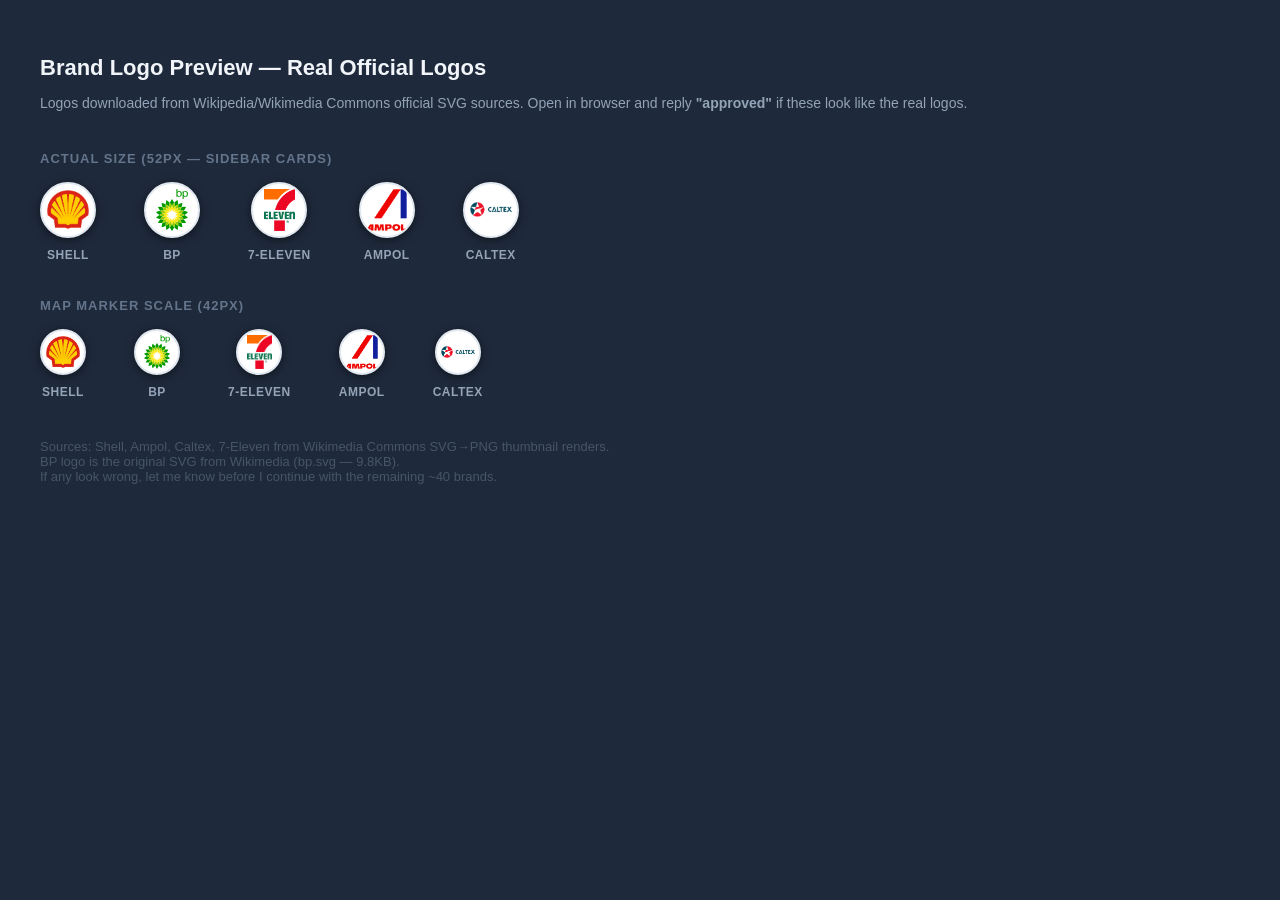
<file: brand-icons-preview.html>
<!DOCTYPE html>
<html lang="en">
<head>
<meta charset="UTF-8">
<title>Brand Logo Preview — 5 Approval Icons</title>
<style>
  body { background: #1e293b; font-family: Inter, Arial, sans-serif; padding: 40px; color: #f1f5f9; margin: 0; }
  h1   { font-size: 22px; margin-bottom: 6px; }
  p    { color: #94a3b8; font-size: 14px; margin-bottom: 40px; }
  .grid { display: flex; gap: 48px; flex-wrap: wrap; align-items: flex-start; }
  .card { text-align: center; }
  .circle {
    width: 52px; height: 52px; border-radius: 50%;
    border: 2px solid #e2e8f0;
    box-shadow: 0 2px 10px rgba(0,0,0,0.5);
    background: white;
    display: flex; align-items: center; justify-content: center;
    overflow: hidden; margin: 0 auto 10px;
  }
  .circle img { width: 42px; height: 42px; object-fit: contain; }
  .name { font-size: 12px; color: #94a3b8; font-weight: 700; letter-spacing: 0.5px; }

  /* Also show them at map-marker scale for realism */
  .small .circle { width: 42px; height: 42px; }
  .small .circle img { width: 34px; height: 34px; }

  h2 { color: #64748b; font-size: 13px; font-weight: 600; margin: 36px 0 16px; letter-spacing: 1px; text-transform: uppercase; }
</style>
</head>
<body>

<h1>Brand Logo Preview — Real Official Logos</h1>
<p>Logos downloaded from Wikipedia/Wikimedia Commons official SVG sources.
Open in browser and reply <strong>"approved"</strong> if these look like the real logos.</p>

<h2>Actual size (52px — sidebar cards)</h2>
<div class="grid">
  <div class="card">
    <div class="circle"><img src="images/brands/shell.png" alt="Shell"></div>
    <div class="name">SHELL</div>
  </div>
  <div class="card">
    <div class="circle"><img src="images/brands/bp.svg" alt="BP"></div>
    <div class="name">BP</div>
  </div>
  <div class="card">
    <div class="circle"><img src="images/brands/7eleven.png" alt="7-Eleven"></div>
    <div class="name">7-ELEVEN</div>
  </div>
  <div class="card">
    <div class="circle"><img src="images/brands/ampol.png" alt="Ampol"></div>
    <div class="name">AMPOL</div>
  </div>
  <div class="card">
    <div class="circle"><img src="images/brands/caltex.png" alt="Caltex"></div>
    <div class="name">CALTEX</div>
  </div>
</div>

<h2>Map marker scale (42px)</h2>
<div class="grid small">
  <div class="card">
    <div class="circle"><img src="images/brands/shell.png" alt="Shell"></div>
    <div class="name">SHELL</div>
  </div>
  <div class="card">
    <div class="circle"><img src="images/brands/bp.svg" alt="BP"></div>
    <div class="name">BP</div>
  </div>
  <div class="card">
    <div class="circle"><img src="images/brands/7eleven.png" alt="7-Eleven"></div>
    <div class="name">7-ELEVEN</div>
  </div>
  <div class="card">
    <div class="circle"><img src="images/brands/ampol.png" alt="Ampol"></div>
    <div class="name">AMPOL</div>
  </div>
  <div class="card">
    <div class="circle"><img src="images/brands/caltex.png" alt="Caltex"></div>
    <div class="name">CALTEX</div>
  </div>
</div>

<p style="margin-top:40px; color:#475569; font-size:13px;">
  Sources: Shell, Ampol, Caltex, 7-Eleven from Wikimedia Commons SVG→PNG thumbnail renders.<br>
  BP logo is the original SVG from Wikimedia (bp.svg — 9.8KB).<br>
  If any look wrong, let me know before I continue with the remaining ~40 brands.
</p>
</body>
</html>
</file>
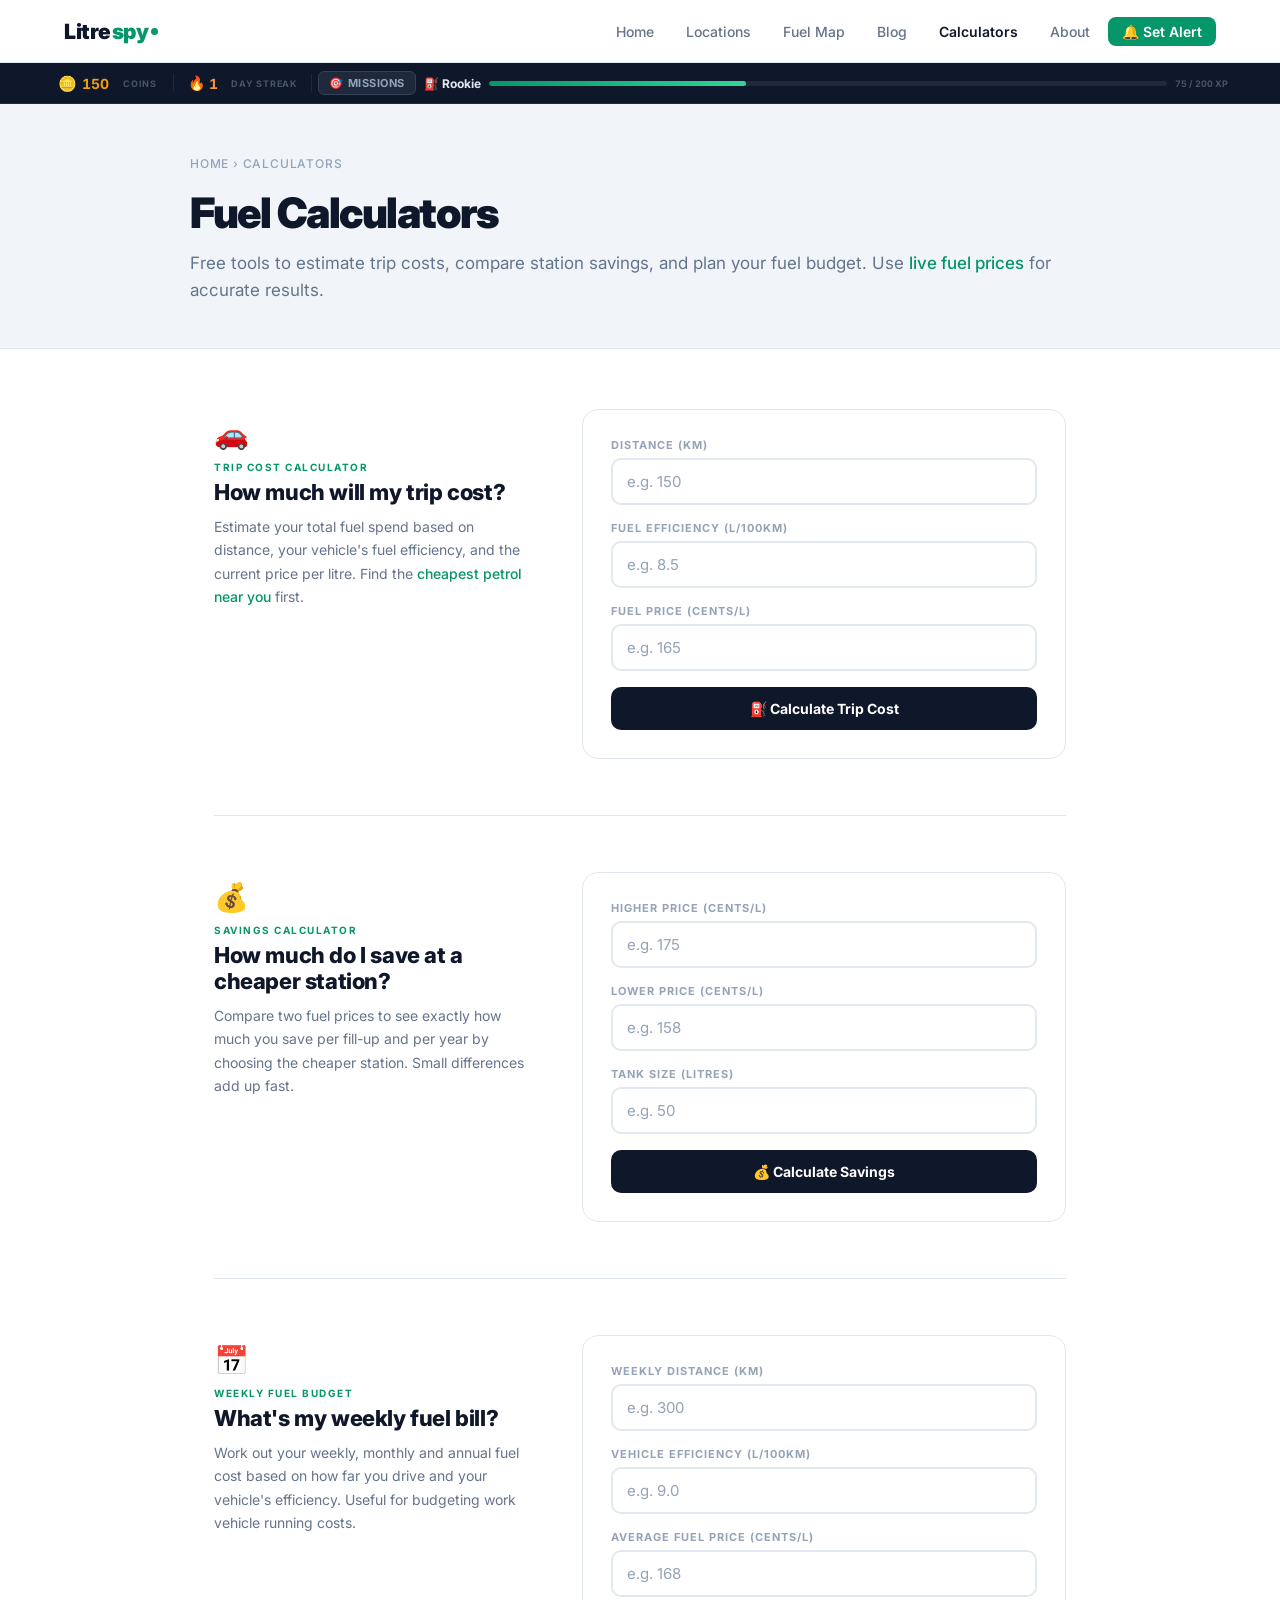
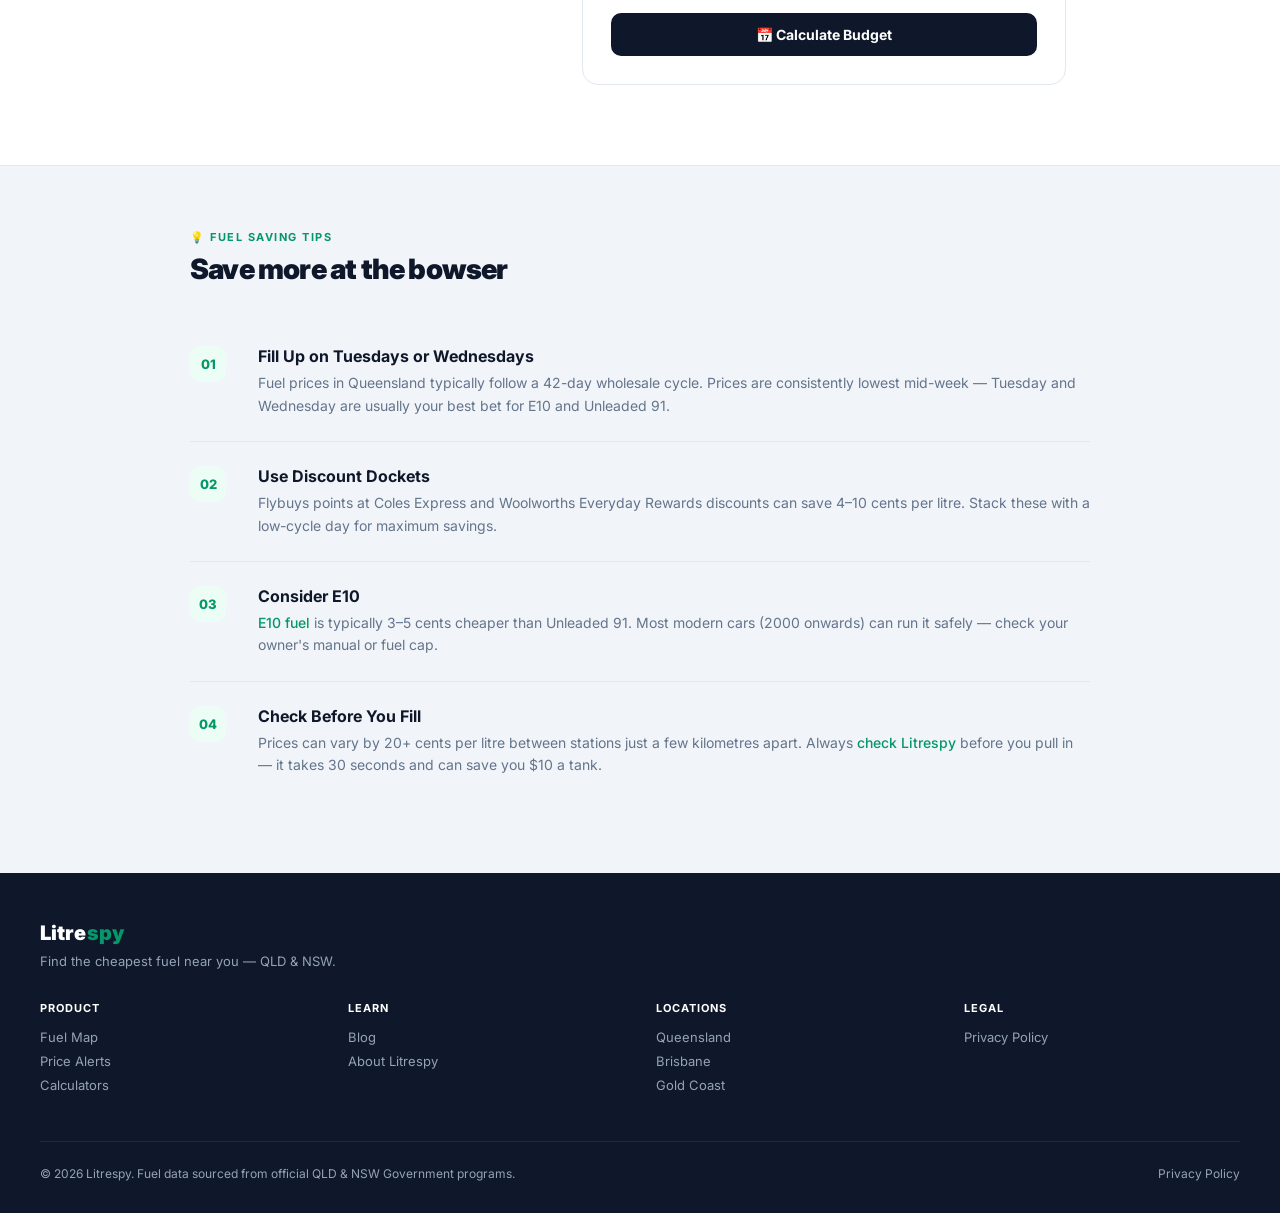
<file: calculators.html>
<!DOCTYPE html>
<html lang="en">
<head>
  <meta charset="UTF-8">
  <meta name="viewport" content="width=device-width, initial-scale=1.0">
  <title>Fuel Calculators — Litrespy | Trip Cost, Savings & Budget</title>
  <link href="https://fonts.googleapis.com/css2?family=Inter:wght@300;400;500;600;700;800;900&display=swap" rel="stylesheet">
  <link rel="stylesheet" href="rewards.css">
  <style>
    :root {
      --green: #059669;
      --green-dark: #047857;
      --green-light: #ECFDF5;
      --green-mid: #D1FAE5;
      --dark: #0F172A;
      --dark-800: #1E293B;
      --gray-600: #475569;
      --gray-500: #64748B;
      --gray-400: #94A3B8;
      --gray-200: #E2E8F0;
      --gray-100: #F1F5F9;
      --white: #FFFFFF;
      --red: #DC2626;
    }
    * { margin: 0; padding: 0; box-sizing: border-box; }
    body { font-family: 'Inter', sans-serif; background: var(--white); color: var(--dark); }

    /* NAV */
    nav {
      background: var(--white);
      border-bottom: 1px solid var(--gray-200);
      position: sticky;
      top: 0;
      z-index: 200;
    }
    .nav-inner {
      max-width: 1200px;
      margin: 0 auto;
      padding: 0 24px;
      display: flex;
      align-items: center;
      justify-content: space-between;
      height: 62px;
    }
    .logo {
      font-size: 21px;
      font-weight: 900;
      letter-spacing: -0.5px;
      text-decoration: none;
      display: flex;
      align-items: center;
      gap: 1px;
    }
    .logo-litre { color: var(--dark); }
    .logo-spy { color: var(--green); }
    .logo-dot {
      width: 7px; height: 7px;
      background: var(--green);
      border-radius: 50%;
      margin-left: 2px;
      animation: pulse-dot 2s ease-in-out infinite;
    }
    @keyframes pulse-dot { 0%,100%{opacity:1;transform:scale(1)} 50%{opacity:0.4;transform:scale(0.8)} }
    .nav-links {
      display: flex;
      align-items: center;
      gap: 4px;
      list-style: none;
    }
    .nav-links a {
      text-decoration: none;
      color: var(--gray-500);
      font-size: 14px;
      font-weight: 500;
      padding: 6px 14px;
      border-radius: 8px;
      transition: all 0.15s;
    }
    .nav-links a:hover { color: var(--dark); background: var(--gray-100); }
    .nav-links a.active { color: var(--dark); font-weight: 600; }
    .nav-alert { background: var(--green) !important; color: var(--white) !important; font-weight: 600 !important; }
    .nav-alert:hover { background: var(--green-dark) !important; }

    /* PAGE HERO */
    .page-hero {
      background: var(--gray-100);
      border-bottom: 1px solid var(--gray-200);
      padding: 52px 24px 44px;
    }
    .page-hero-inner { max-width: 900px; margin: 0 auto; }
    .breadcrumb {
      font-size: 12px;
      color: var(--gray-400);
      margin-bottom: 16px;
      font-weight: 500;
      text-transform: uppercase;
      letter-spacing: 0.8px;
    }
    .breadcrumb a { color: var(--gray-400); text-decoration: none; }
    .breadcrumb a:hover { color: var(--green); }
    .page-hero h1 {
      font-size: 42px;
      font-weight: 900;
      letter-spacing: -1.5px;
      color: var(--dark);
      margin-bottom: 12px;
    }
    .page-hero p {
      font-size: 17px;
      color: var(--gray-500);
      line-height: 1.6;
    }
    .page-hero p a { color: var(--green); text-decoration: none; font-weight: 500; }

    /* CALCULATORS */
    .calc-wrap {
      max-width: 900px;
      margin: 0 auto;
      padding: 60px 24px 80px;
      display: flex;
      flex-direction: column;
      gap: 56px;
    }

    .calc-row {
      display: grid;
      grid-template-columns: 320px 1fr;
      gap: 48px;
      align-items: start;
    }
    .calc-desc { padding-top: 8px; }
    .calc-icon { font-size: 28px; margin-bottom: 10px; }
    .calc-label {
      font-size: 10px;
      font-weight: 700;
      text-transform: uppercase;
      letter-spacing: 1.5px;
      color: var(--green);
      margin-bottom: 6px;
    }
    .calc-desc h2 {
      font-size: 22px;
      font-weight: 800;
      color: var(--dark);
      margin-bottom: 10px;
      letter-spacing: -0.4px;
    }
    .calc-desc p {
      font-size: 14px;
      color: var(--gray-500);
      line-height: 1.65;
    }
    .calc-desc p a { color: var(--green); text-decoration: none; font-weight: 500; }

    /* FORM */
    .calc-form {
      background: var(--white);
      border: 1px solid var(--gray-200);
      border-radius: 16px;
      padding: 28px;
    }
    .form-group { margin-bottom: 16px; }
    .form-group label {
      display: block;
      font-size: 11px;
      font-weight: 700;
      text-transform: uppercase;
      letter-spacing: 1px;
      color: var(--gray-400);
      margin-bottom: 6px;
    }
    .form-group input {
      width: 100%;
      padding: 12px 14px;
      border: 2px solid var(--gray-200);
      border-radius: 10px;
      font-size: 15px;
      font-family: inherit;
      color: var(--dark);
      background: var(--white);
      transition: border-color 0.2s;
    }
    .form-group input:focus { outline: none; border-color: var(--green); }
    .form-group input::placeholder { color: var(--gray-400); }
    .calc-btn {
      width: 100%;
      padding: 13px;
      background: var(--dark);
      color: var(--white);
      border: none;
      border-radius: 10px;
      font-size: 14px;
      font-weight: 700;
      cursor: pointer;
      font-family: inherit;
      display: flex;
      align-items: center;
      justify-content: center;
      gap: 8px;
      margin-top: 6px;
      transition: background 0.15s;
    }
    .calc-btn:hover { background: var(--dark-800); }
    .calc-result {
      margin-top: 16px;
      padding: 16px;
      background: var(--green-light);
      border: 1px solid var(--green-mid);
      border-radius: 10px;
      display: none;
    }
    .calc-result.show { display: block; }
    .calc-result.error {
      background: #FEF2F2;
      border-color: #FECACA;
      display: block;
    }
    .result-row {
      display: flex;
      align-items: center;
      justify-content: space-between;
      padding: 6px 0;
      font-size: 14px;
    }
    .result-row:not(:last-child) { border-bottom: 1px solid rgba(5,150,105,0.15); }
    .result-label { color: var(--gray-600); font-weight: 500; }
    .result-val { font-weight: 800; color: var(--dark); font-size: 16px; }
    .result-val.highlight { color: var(--green); font-size: 22px; }
    .result-error { color: var(--red); font-size: 13px; font-weight: 600; }

    /* DIVIDER */
    .calc-divider {
      height: 1px;
      background: var(--gray-200);
    }

    /* TIPS */
    .tips-section {
      background: var(--gray-100);
      border-top: 1px solid var(--gray-200);
      padding: 64px 24px 72px;
    }
    .tips-inner {
      max-width: 900px;
      margin: 0 auto;
    }
    .tips-label {
      font-size: 11px;
      font-weight: 700;
      text-transform: uppercase;
      letter-spacing: 1.5px;
      color: var(--green);
      margin-bottom: 8px;
      display: flex;
      align-items: center;
      gap: 6px;
    }
    .tips-inner h2 {
      font-size: 28px;
      font-weight: 900;
      letter-spacing: -0.8px;
      color: var(--dark);
      margin-bottom: 36px;
    }
    .tips-list {
      display: flex;
      flex-direction: column;
      gap: 0;
    }
    .tip-item {
      display: grid;
      grid-template-columns: 48px 1fr;
      gap: 20px;
      align-items: start;
      padding: 24px 0;
      border-bottom: 1px solid var(--gray-200);
    }
    .tip-item:last-child { border-bottom: none; }
    .tip-num {
      font-size: 13px;
      font-weight: 800;
      color: var(--green);
      background: var(--green-light);
      width: 36px;
      height: 36px;
      border-radius: 10px;
      display: flex;
      align-items: center;
      justify-content: center;
    }
    .tip-body h4 {
      font-size: 16px;
      font-weight: 700;
      color: var(--dark);
      margin-bottom: 6px;
    }
    .tip-body p {
      font-size: 14px;
      color: var(--gray-500);
      line-height: 1.6;
    }
    .tip-body p a { color: var(--green); text-decoration: none; font-weight: 500; }

    /* FOOTER */
    footer {
      background: var(--dark);
      color: var(--gray-400);
      padding: 48px 24px 32px;
    }
    .footer-inner { max-width: 1200px; margin: 0 auto; }
    .footer-logo {
      font-size: 20px;
      font-weight: 900;
      text-decoration: none;
      display: inline-flex;
      align-items: center;
      gap: 1px;
      margin-bottom: 8px;
    }
    .footer-logo .logo-litre { color: var(--white); }
    .footer-logo .logo-spy { color: var(--green); }
    .footer-tagline { font-size: 13px; color: var(--gray-400); margin-bottom: 32px; }
    .footer-grid {
      display: grid;
      grid-template-columns: repeat(4, 1fr);
      gap: 32px;
      margin-bottom: 40px;
    }
    .footer-col h4 { font-size: 11px; font-weight: 700; color: var(--white); text-transform: uppercase; letter-spacing: 1px; margin-bottom: 14px; }
    .footer-col a { display: block; font-size: 13px; color: var(--gray-400); text-decoration: none; margin-bottom: 8px; }
    .footer-col a:hover { color: var(--white); }
    .footer-bottom {
      border-top: 1px solid rgba(255,255,255,0.08);
      padding-top: 24px;
      display: flex;
      align-items: center;
      justify-content: space-between;
      gap: 16px;
      flex-wrap: wrap;
    }
    .footer-bottom p { font-size: 12px; }
    .footer-bottom a { font-size: 12px; color: var(--gray-400); text-decoration: none; }
    .footer-bottom a:hover { color: var(--white); }

    @media (max-width: 768px) {
      .calc-row { grid-template-columns: 1fr; gap: 20px; }
      .footer-grid { grid-template-columns: 1fr 1fr; }
      .page-hero h1 { font-size: 32px; }
    }
  </style>
</head>
<body>

<nav>
  <div class="nav-inner">
    <a href="index.html" class="logo">
      <span class="logo-litre">Litre</span><span class="logo-spy">spy</span>
      <div class="logo-dot"></div>
    </a>
    <ul class="nav-links">
      <li><a href="index.html">Home</a></li>
      <li><a href="locations.html">Locations</a></li>
      <li><a href="fuel-map.html">Fuel Map</a></li>
      <li><a href="blog.html">Blog</a></li>
      <li><a href="calculators.html" class="active">Calculators</a></li>
      <li><a href="about.html">About</a></li>
      <li><a href="alerts.html" class="nav-alert">🔔 Set Alert</a></li>
    </ul>
  </div>
</nav>

<!-- REWARDS BAR -->
<div id="rw-bar">
  <div id="rw-bar-inner">
    <div class="rw-coins-display">
      <span class="rw-coin-icon">🪙</span>
      <span id="rw-coins-num">0</span>
      <span class="rw-coins-label">COINS</span>
    </div>
    <div class="rw-divider"></div>
    <div class="rw-streak-display" id="rw-streak-display">
      <span id="rw-streak-fire">🔥</span>
      <span id="rw-streak-num">0</span>
      <span class="rw-streak-label">DAY STREAK</span>
    </div>
    <div class="rw-divider"></div>
    <button class="rw-missions-btn" onclick="RW.openMissions()">
      🎯 <span>MISSIONS</span>
      <span class="rw-pack-dot" id="rw-pack-dot" style="display:none">!</span>
    </button>
    <div class="rw-xp-section">
      <span class="rw-rank-badge" id="rw-rank-badge">⛽ Rookie</span>
      <div class="rw-xp-bar-wrap">
        <div class="rw-xp-bar-fill" id="rw-xp-fill" style="width:0%"></div>
      </div>
      <span class="rw-xp-label" id="rw-xp-label">0 / 200 XP</span>
    </div>
  </div>
</div>

<div class="page-hero">
  <div class="page-hero-inner">
    <div class="breadcrumb"><a href="index.html">Home</a> › Calculators</div>
    <h1>Fuel Calculators</h1>
    <p>Free tools to estimate trip costs, compare station savings, and plan your fuel budget. Use <a href="fuel-map.html">live fuel prices</a> for accurate results.</p>
  </div>
</div>

<div class="calc-wrap">

  <!-- TRIP COST -->
  <div class="calc-row">
    <div class="calc-desc">
      <div class="calc-icon">🚗</div>
      <div class="calc-label">Trip Cost Calculator</div>
      <h2>How much will my trip cost?</h2>
      <p>Estimate your total fuel spend based on distance, your vehicle's fuel efficiency, and the current price per litre. Find the <a href="fuel-map.html">cheapest petrol near you</a> first.</p>
    </div>
    <div class="calc-form">
      <div class="form-group">
        <label>Distance (km)</label>
        <input type="number" id="trip-distance" placeholder="e.g. 150" min="0">
      </div>
      <div class="form-group">
        <label>Fuel Efficiency (L/100km)</label>
        <input type="number" id="trip-efficiency" placeholder="e.g. 8.5" min="0" step="0.1">
      </div>
      <div class="form-group">
        <label>Fuel Price (cents/L)</label>
        <input type="number" id="trip-price" placeholder="e.g. 165" min="0">
      </div>
      <button class="calc-btn" onclick="calcTrip()">⛽ Calculate Trip Cost</button>
      <div class="calc-result" id="trip-result"></div>
    </div>
  </div>

  <div class="calc-divider"></div>

  <!-- SAVINGS -->
  <div class="calc-row">
    <div class="calc-desc">
      <div class="calc-icon">💰</div>
      <div class="calc-label">Savings Calculator</div>
      <h2>How much do I save at a cheaper station?</h2>
      <p>Compare two fuel prices to see exactly how much you save per fill-up and per year by choosing the cheaper station. Small differences add up fast.</p>
    </div>
    <div class="calc-form">
      <div class="form-group">
        <label>Higher Price (cents/L)</label>
        <input type="number" id="sav-high" placeholder="e.g. 175" min="0">
      </div>
      <div class="form-group">
        <label>Lower Price (cents/L)</label>
        <input type="number" id="sav-low" placeholder="e.g. 158" min="0">
      </div>
      <div class="form-group">
        <label>Tank Size (litres)</label>
        <input type="number" id="sav-tank" placeholder="e.g. 50" min="0">
      </div>
      <button class="calc-btn" onclick="calcSavings()">💰 Calculate Savings</button>
      <div class="calc-result" id="sav-result"></div>
    </div>
  </div>

  <div class="calc-divider"></div>

  <!-- WEEKLY BUDGET -->
  <div class="calc-row">
    <div class="calc-desc">
      <div class="calc-icon">📅</div>
      <div class="calc-label">Weekly Fuel Budget</div>
      <h2>What's my weekly fuel bill?</h2>
      <p>Work out your weekly, monthly and annual fuel cost based on how far you drive and your vehicle's efficiency. Useful for budgeting work vehicle running costs.</p>
    </div>
    <div class="calc-form">
      <div class="form-group">
        <label>Weekly Distance (km)</label>
        <input type="number" id="bud-km" placeholder="e.g. 300" min="0">
      </div>
      <div class="form-group">
        <label>Vehicle Efficiency (L/100km)</label>
        <input type="number" id="bud-eff" placeholder="e.g. 9.0" min="0" step="0.1">
      </div>
      <div class="form-group">
        <label>Average Fuel Price (cents/L)</label>
        <input type="number" id="bud-price" placeholder="e.g. 168" min="0">
      </div>
      <button class="calc-btn" onclick="calcBudget()">📅 Calculate Budget</button>
      <div class="calc-result" id="bud-result"></div>
    </div>
  </div>

</div>

<!-- TIPS -->
<div class="tips-section">
  <div class="tips-inner">
    <div class="tips-label">💡 Fuel Saving Tips</div>
    <h2>Save more at the bowser</h2>
    <div class="tips-list">
      <div class="tip-item">
        <div class="tip-num">01</div>
        <div class="tip-body">
          <h4>Fill Up on Tuesdays or Wednesdays</h4>
          <p>Fuel prices in Queensland typically follow a 42-day wholesale cycle. Prices are consistently lowest mid-week — Tuesday and Wednesday are usually your best bet for E10 and Unleaded 91.</p>
        </div>
      </div>
      <div class="tip-item">
        <div class="tip-num">02</div>
        <div class="tip-body">
          <h4>Use Discount Dockets</h4>
          <p>Flybuys points at Coles Express and Woolworths Everyday Rewards discounts can save 4–10 cents per litre. Stack these with a low-cycle day for maximum savings.</p>
        </div>
      </div>
      <div class="tip-item">
        <div class="tip-num">03</div>
        <div class="tip-body">
          <h4>Consider E10</h4>
          <p><a href="blog.html">E10 fuel</a> is typically 3–5 cents cheaper than Unleaded 91. Most modern cars (2000 onwards) can run it safely — check your owner's manual or fuel cap.</p>
        </div>
      </div>
      <div class="tip-item">
        <div class="tip-num">04</div>
        <div class="tip-body">
          <h4>Check Before You Fill</h4>
          <p>Prices can vary by 20+ cents per litre between stations just a few kilometres apart. Always <a href="fuel-map.html">check Litrespy</a> before you pull in — it takes 30 seconds and can save you $10 a tank.</p>
        </div>
      </div>
    </div>
  </div>
</div>

<footer>
  <div class="footer-inner">
    <a href="index.html" class="footer-logo">
      <span class="logo-litre">Litre</span><span class="logo-spy">spy</span>
    </a>
    <p class="footer-tagline">Find the cheapest fuel near you — QLD & NSW.</p>
    <div class="footer-grid">
      <div class="footer-col">
        <h4>Product</h4>
        <a href="fuel-map.html">Fuel Map</a>
        <a href="alerts.html">Price Alerts</a>
        <a href="calculators.html">Calculators</a>
      </div>
      <div class="footer-col">
        <h4>Learn</h4>
        <a href="blog.html">Blog</a>
        <a href="about.html">About Litrespy</a>
      </div>
      <div class="footer-col">
        <h4>Locations</h4>
        <a href="locations.html">Queensland</a>
        <a href="fuel-map.html?suburb=Brisbane">Brisbane</a>
        <a href="fuel-map.html?suburb=Gold+Coast">Gold Coast</a>
      </div>
      <div class="footer-col">
        <h4>Legal</h4>
        <a href="privacy.html">Privacy Policy</a>
      </div>
    </div>
    <div class="footer-bottom">
      <p>© 2026 Litrespy. Fuel data sourced from official QLD & NSW Government programs.</p>
      <a href="privacy.html">Privacy Policy</a>
    </div>
  </div>
</footer>

<script>
function fmt(n) { return '$' + n.toFixed(2); }

function showResult(id, html, isError) {
  const el = document.getElementById(id);
  el.className = 'calc-result show' + (isError ? ' error' : '');
  el.innerHTML = html;
}

function calcTrip() {
  const dist = parseFloat(document.getElementById('trip-distance').value);
  const eff  = parseFloat(document.getElementById('trip-efficiency').value);
  const price = parseFloat(document.getElementById('trip-price').value);
  if (!dist || !eff || !price) {
    showResult('trip-result', '<p class="result-error">Please fill in all three fields.</p>', true);
    return;
  }
  const litres = (dist / 100) * eff;
  const cost   = litres * (price / 100);
  showResult('trip-result', `
    <div class="result-row"><span class="result-label">Fuel needed</span><span class="result-val">${litres.toFixed(1)} L</span></div>
    <div class="result-row"><span class="result-label">Total fuel cost</span><span class="result-val highlight">${fmt(cost)}</span></div>
    <div class="result-row"><span class="result-label">Cost per km</span><span class="result-val">${(cost/dist*100).toFixed(1)}¢</span></div>
  `);
}

function calcSavings() {
  const high  = parseFloat(document.getElementById('sav-high').value);
  const low   = parseFloat(document.getElementById('sav-low').value);
  const tank  = parseFloat(document.getElementById('sav-tank').value);
  if (!high || !low || !tank) {
    showResult('sav-result', '<p class="result-error">Please fill in all three fields.</p>', true);
    return;
  }
  if (low >= high) {
    showResult('sav-result', '<p class="result-error">The lower price must be less than the higher price.</p>', true);
    return;
  }
  const perFill = (high - low) / 100 * tank;
  const perYear = perFill * 52;
  showResult('sav-result', `
    <div class="result-row"><span class="result-label">Saved per fill</span><span class="result-val highlight">${fmt(perFill)}</span></div>
    <div class="result-row"><span class="result-label">Saved per year (weekly fills)</span><span class="result-val">${fmt(perYear)}</span></div>
    <div class="result-row"><span class="result-label">Price difference</span><span class="result-val">${(high-low).toFixed(1)}¢/L</span></div>
  `);
}

function calcBudget() {
  const km    = parseFloat(document.getElementById('bud-km').value);
  const eff   = parseFloat(document.getElementById('bud-eff').value);
  const price = parseFloat(document.getElementById('bud-price').value);
  if (!km || !eff || !price) {
    showResult('bud-result', '<p class="result-error">Please fill in all three fields.</p>', true);
    return;
  }
  const weekly  = (km / 100) * eff * (price / 100);
  const monthly = weekly * 4.33;
  const annual  = weekly * 52;
  showResult('bud-result', `
    <div class="result-row"><span class="result-label">Weekly fuel cost</span><span class="result-val highlight">${fmt(weekly)}</span></div>
    <div class="result-row"><span class="result-label">Monthly fuel cost</span><span class="result-val">${fmt(monthly)}</span></div>
    <div class="result-row"><span class="result-label">Annual fuel cost</span><span class="result-val">${fmt(annual)}</span></div>
    <div class="result-row"><span class="result-label">Litres per week</span><span class="result-val">${((km/100)*eff).toFixed(1)} L</span></div>
  `);
}
</script>
<script src="rewards.js"></script>
</body>
</html>
</file>
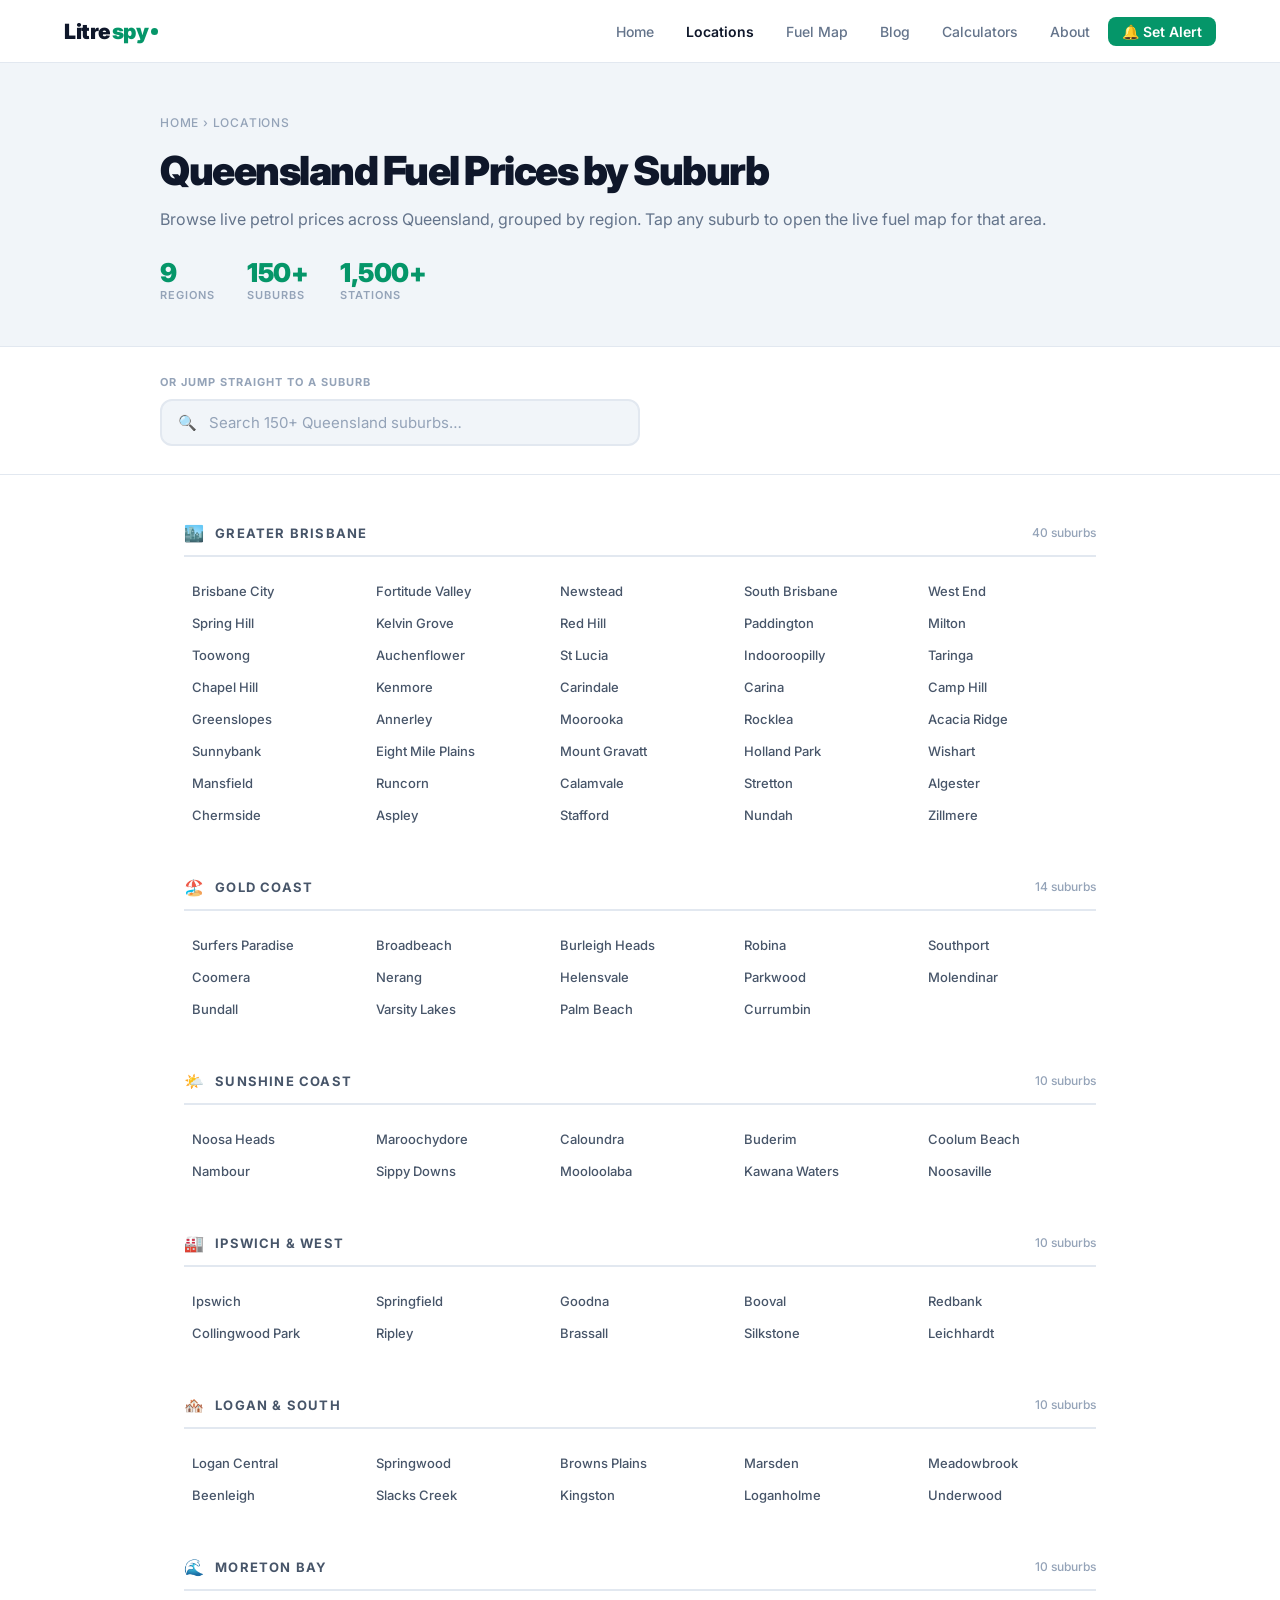
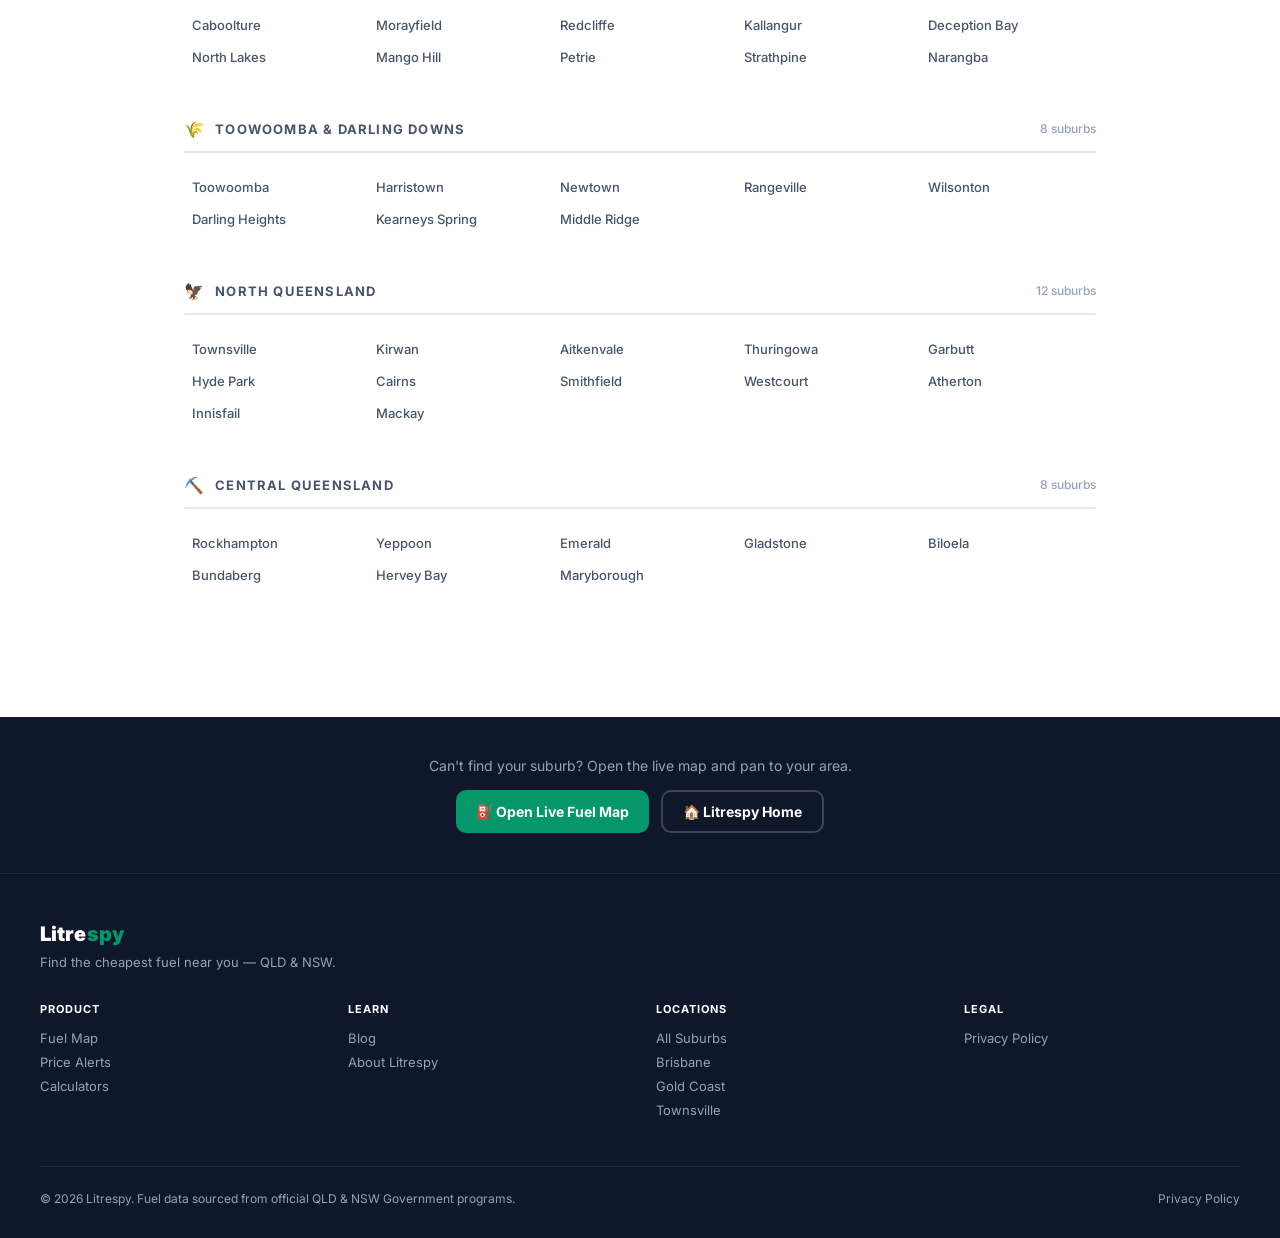
<file: locations.html>
<!DOCTYPE html>
<html lang="en">
<head>
  <meta charset="UTF-8">
  <meta name="viewport" content="width=device-width, initial-scale=1.0">
  <title>Queensland Fuel Prices by Suburb — Litrespy</title>
  <link href="https://fonts.googleapis.com/css2?family=Inter:wght@300;400;500;600;700;800;900&display=swap" rel="stylesheet">
  <style>
    :root {
      --green: #059669;
      --green-dark: #047857;
      --green-light: #ECFDF5;
      --green-mid: #D1FAE5;
      --dark: #0F172A;
      --dark-800: #1E293B;
      --gray-600: #475569;
      --gray-500: #64748B;
      --gray-400: #94A3B8;
      --gray-200: #E2E8F0;
      --gray-100: #F1F5F9;
      --white: #FFFFFF;
    }
    * { margin: 0; padding: 0; box-sizing: border-box; }
    body { font-family: 'Inter', sans-serif; background: var(--white); color: var(--dark); }

    /* NAV */
    nav {
      background: var(--white);
      border-bottom: 1px solid var(--gray-200);
      position: sticky;
      top: 0;
      z-index: 200;
    }
    .nav-inner {
      max-width: 1200px;
      margin: 0 auto;
      padding: 0 24px;
      display: flex;
      align-items: center;
      justify-content: space-between;
      height: 62px;
    }
    .logo {
      font-size: 21px;
      font-weight: 900;
      letter-spacing: -0.5px;
      text-decoration: none;
      display: flex;
      align-items: center;
      gap: 1px;
    }
    .logo-litre { color: var(--dark); }
    .logo-spy { color: var(--green); }
    .logo-dot {
      width: 7px; height: 7px;
      background: var(--green);
      border-radius: 50%;
      margin-left: 2px;
      animation: pulse-dot 2s ease-in-out infinite;
    }
    @keyframes pulse-dot { 0%,100%{opacity:1;transform:scale(1)} 50%{opacity:0.4;transform:scale(0.8)} }
    .nav-links {
      display: flex;
      align-items: center;
      gap: 4px;
      list-style: none;
    }
    .nav-links a {
      text-decoration: none;
      color: var(--gray-500);
      font-size: 14px;
      font-weight: 500;
      padding: 6px 14px;
      border-radius: 8px;
      transition: all 0.15s;
    }
    .nav-links a:hover { color: var(--dark); background: var(--gray-100); }
    .nav-links a.active { color: var(--dark); font-weight: 600; }
    .nav-alert { background: var(--green) !important; color: var(--white) !important; font-weight: 600 !important; }
    .nav-alert:hover { background: var(--green-dark) !important; }

    /* PAGE HERO */
    .page-hero {
      background: var(--gray-100);
      border-bottom: 1px solid var(--gray-200);
      padding: 52px 24px 44px;
    }
    .page-hero-inner { max-width: 960px; margin: 0 auto; }
    .breadcrumb {
      font-size: 12px;
      color: var(--gray-400);
      margin-bottom: 16px;
      font-weight: 500;
      text-transform: uppercase;
      letter-spacing: 0.8px;
    }
    .breadcrumb a { color: var(--gray-400); text-decoration: none; }
    .breadcrumb a:hover { color: var(--green); }
    .page-hero h1 {
      font-size: 40px;
      font-weight: 900;
      letter-spacing: -1.5px;
      color: var(--dark);
      margin-bottom: 12px;
    }
    .page-hero p {
      font-size: 16px;
      color: var(--gray-500);
      line-height: 1.6;
      margin-bottom: 24px;
    }
    .hero-stats {
      display: flex;
      gap: 32px;
      flex-wrap: wrap;
    }
    .hero-stat-num {
      font-size: 26px;
      font-weight: 900;
      color: var(--green);
      letter-spacing: -0.5px;
    }
    .hero-stat-label {
      font-size: 11px;
      text-transform: uppercase;
      letter-spacing: 1px;
      color: var(--gray-400);
      font-weight: 600;
    }

    /* SEARCH */
    .search-bar {
      padding: 28px 24px;
      background: var(--white);
      border-bottom: 1px solid var(--gray-200);
    }
    .search-bar-inner {
      max-width: 960px;
      margin: 0 auto;
    }
    .search-bar-label {
      font-size: 11px;
      font-weight: 700;
      text-transform: uppercase;
      letter-spacing: 1px;
      color: var(--gray-400);
      margin-bottom: 10px;
    }
    .search-input-wrap {
      display: flex;
      align-items: center;
      gap: 12px;
      background: var(--gray-100);
      border: 2px solid var(--gray-200);
      border-radius: 12px;
      padding: 0 16px;
      transition: border-color 0.2s, background 0.2s;
      max-width: 480px;
    }
    .search-input-wrap:focus-within { border-color: var(--green); background: var(--white); }
    .search-input-wrap input {
      border: none;
      background: none;
      padding: 12px 0;
      font-size: 15px;
      font-family: inherit;
      color: var(--dark);
      width: 100%;
    }
    .search-input-wrap input:focus { outline: none; }
    .search-input-wrap input::placeholder { color: var(--gray-400); }
    #noResults {
      display: none;
      font-size: 14px;
      color: var(--gray-500);
      margin-top: 16px;
    }

    /* REGIONS */
    .regions-wrap {
      max-width: 960px;
      margin: 0 auto;
      padding: 48px 24px 80px;
    }
    .region-block {
      margin-bottom: 48px;
    }
    .region-header {
      display: flex;
      align-items: center;
      justify-content: space-between;
      padding-bottom: 12px;
      border-bottom: 2px solid var(--gray-200);
      margin-bottom: 20px;
    }
    .region-title {
      display: flex;
      align-items: center;
      gap: 10px;
      font-size: 13px;
      font-weight: 700;
      text-transform: uppercase;
      letter-spacing: 1.2px;
      color: var(--gray-600);
    }
    .region-icon { font-size: 16px; }
    .region-count {
      font-size: 12px;
      color: var(--gray-400);
      font-weight: 500;
      text-transform: none;
      letter-spacing: 0;
    }
    .suburb-grid {
      display: grid;
      grid-template-columns: repeat(5, 1fr);
      gap: 4px 8px;
    }
    .suburb-link {
      display: flex;
      align-items: center;
      justify-content: space-between;
      text-decoration: none;
      color: var(--gray-600);
      font-size: 13px;
      padding: 6px 8px;
      border-radius: 6px;
      transition: background 0.1s, color 0.1s;
      font-weight: 500;
    }
    .suburb-link:hover { background: var(--green-light); color: var(--green-dark); }
    .suburb-link:hover .sub-count { color: var(--green); }
    .sub-count {
      font-size: 11px;
      color: var(--gray-400);
      font-weight: 400;
    }

    /* MAP BTN */
    .map-cta {
      background: var(--dark);
      padding: 40px 24px;
      text-align: center;
    }
    .map-cta p {
      font-size: 14px;
      color: var(--gray-400);
      margin-bottom: 16px;
    }
    .cta-btns { display: flex; gap: 12px; justify-content: center; flex-wrap: wrap; }
    .btn-green {
      display: inline-flex;
      align-items: center;
      gap: 7px;
      background: var(--green);
      color: var(--white);
      padding: 11px 20px;
      border-radius: 10px;
      font-size: 14px;
      font-weight: 700;
      text-decoration: none;
      transition: background 0.15s;
    }
    .btn-green:hover { background: var(--green-dark); }
    .btn-outline-w {
      display: inline-flex;
      align-items: center;
      gap: 7px;
      background: transparent;
      color: var(--white);
      padding: 11px 20px;
      border-radius: 10px;
      font-size: 14px;
      font-weight: 700;
      text-decoration: none;
      border: 2px solid rgba(255,255,255,0.2);
      transition: border-color 0.15s;
    }
    .btn-outline-w:hover { border-color: rgba(255,255,255,0.6); }

    /* FOOTER */
    footer {
      background: var(--dark);
      border-top: 1px solid rgba(255,255,255,0.06);
      color: var(--gray-400);
      padding: 48px 24px 32px;
    }
    .footer-inner { max-width: 1200px; margin: 0 auto; }
    .footer-logo {
      font-size: 20px;
      font-weight: 900;
      text-decoration: none;
      display: inline-flex;
      align-items: center;
      gap: 1px;
      margin-bottom: 8px;
    }
    .footer-logo .logo-litre { color: var(--white); }
    .footer-logo .logo-spy { color: var(--green); }
    .footer-tagline { font-size: 13px; color: var(--gray-400); margin-bottom: 32px; }
    .footer-grid {
      display: grid;
      grid-template-columns: repeat(4, 1fr);
      gap: 32px;
      margin-bottom: 40px;
    }
    .footer-col h4 { font-size: 11px; font-weight: 700; color: var(--white); text-transform: uppercase; letter-spacing: 1px; margin-bottom: 14px; }
    .footer-col a { display: block; font-size: 13px; color: var(--gray-400); text-decoration: none; margin-bottom: 8px; }
    .footer-col a:hover { color: var(--white); }
    .footer-bottom {
      border-top: 1px solid rgba(255,255,255,0.08);
      padding-top: 24px;
      display: flex;
      align-items: center;
      justify-content: space-between;
      gap: 16px;
      flex-wrap: wrap;
    }
    .footer-bottom p { font-size: 12px; }
    .footer-bottom a { font-size: 12px; color: var(--gray-400); text-decoration: none; }
    .footer-bottom a:hover { color: var(--white); }

    @media (max-width: 900px) {
      .suburb-grid { grid-template-columns: repeat(3, 1fr); }
    }
    @media (max-width: 600px) {
      .suburb-grid { grid-template-columns: repeat(2, 1fr); }
      .page-hero h1 { font-size: 30px; }
      .footer-grid { grid-template-columns: 1fr 1fr; }
    }
  </style>
</head>
<body>

<nav>
  <div class="nav-inner">
    <a href="index.html" class="logo">
      <span class="logo-litre">Litre</span><span class="logo-spy">spy</span>
      <div class="logo-dot"></div>
    </a>
    <ul class="nav-links">
      <li><a href="index.html">Home</a></li>
      <li><a href="locations.html" class="active">Locations</a></li>
      <li><a href="fuel-map.html">Fuel Map</a></li>
      <li><a href="blog.html">Blog</a></li>
      <li><a href="calculators.html">Calculators</a></li>
      <li><a href="about.html">About</a></li>
      <li><a href="alerts.html" class="nav-alert">🔔 Set Alert</a></li>
    </ul>
  </div>
</nav>

<div class="page-hero">
  <div class="page-hero-inner">
    <div class="breadcrumb"><a href="index.html">Home</a> › Locations</div>
    <h1>Queensland Fuel Prices by Suburb</h1>
    <p>Browse live petrol prices across Queensland, grouped by region. Tap any suburb to open the live fuel map for that area.</p>
    <div class="hero-stats">
      <div>
        <div class="hero-stat-num">9</div>
        <div class="hero-stat-label">Regions</div>
      </div>
      <div>
        <div class="hero-stat-num">150+</div>
        <div class="hero-stat-label">Suburbs</div>
      </div>
      <div>
        <div class="hero-stat-num">1,500+</div>
        <div class="hero-stat-label">Stations</div>
      </div>
    </div>
  </div>
</div>

<div class="search-bar">
  <div class="search-bar-inner">
    <div class="search-bar-label">Or jump straight to a suburb</div>
    <div class="search-input-wrap">
      <span style="color:var(--gray-400);font-size:15px;">🔍</span>
      <input type="text" id="suburbSearch" placeholder="Search 150+ Queensland suburbs…" oninput="filterSuburbs()">
    </div>
    <div id="noResults">No suburbs found matching "<span id="searchTerm"></span>"</div>
  </div>
</div>

<div class="regions-wrap" id="regionsWrap">

  <!-- GREATER BRISBANE -->
  <div class="region-block" data-region>
    <div class="region-header">
      <div class="region-title"><span class="region-icon">🏙️</span> Greater Brisbane</div>
      <div class="region-count">40 suburbs</div>
    </div>
    <div class="suburb-grid">
      <a href="fuel-map.html?suburb=Brisbane+City" class="suburb-link">Brisbane City</a>
      <a href="fuel-map.html?suburb=Fortitude+Valley" class="suburb-link">Fortitude Valley</a>
      <a href="fuel-map.html?suburb=Newstead" class="suburb-link">Newstead</a>
      <a href="fuel-map.html?suburb=South+Brisbane" class="suburb-link">South Brisbane</a>
      <a href="fuel-map.html?suburb=West+End" class="suburb-link">West End</a>
      <a href="fuel-map.html?suburb=Spring+Hill" class="suburb-link">Spring Hill</a>
      <a href="fuel-map.html?suburb=Kelvin+Grove" class="suburb-link">Kelvin Grove</a>
      <a href="fuel-map.html?suburb=Red+Hill" class="suburb-link">Red Hill</a>
      <a href="fuel-map.html?suburb=Paddington" class="suburb-link">Paddington</a>
      <a href="fuel-map.html?suburb=Milton" class="suburb-link">Milton</a>
      <a href="fuel-map.html?suburb=Toowong" class="suburb-link">Toowong</a>
      <a href="fuel-map.html?suburb=Auchenflower" class="suburb-link">Auchenflower</a>
      <a href="fuel-map.html?suburb=St+Lucia" class="suburb-link">St Lucia</a>
      <a href="fuel-map.html?suburb=Indooroopilly" class="suburb-link">Indooroopilly</a>
      <a href="fuel-map.html?suburb=Taringa" class="suburb-link">Taringa</a>
      <a href="fuel-map.html?suburb=Chapel+Hill" class="suburb-link">Chapel Hill</a>
      <a href="fuel-map.html?suburb=Kenmore" class="suburb-link">Kenmore</a>
      <a href="fuel-map.html?suburb=Carindale" class="suburb-link">Carindale</a>
      <a href="fuel-map.html?suburb=Carina" class="suburb-link">Carina</a>
      <a href="fuel-map.html?suburb=Camp+Hill" class="suburb-link">Camp Hill</a>
      <a href="fuel-map.html?suburb=Greenslopes" class="suburb-link">Greenslopes</a>
      <a href="fuel-map.html?suburb=Annerley" class="suburb-link">Annerley</a>
      <a href="fuel-map.html?suburb=Moorooka" class="suburb-link">Moorooka</a>
      <a href="fuel-map.html?suburb=Rocklea" class="suburb-link">Rocklea</a>
      <a href="fuel-map.html?suburb=Acacia+Ridge" class="suburb-link">Acacia Ridge</a>
      <a href="fuel-map.html?suburb=Sunnybank" class="suburb-link">Sunnybank</a>
      <a href="fuel-map.html?suburb=Eight+Mile+Plains" class="suburb-link">Eight Mile Plains</a>
      <a href="fuel-map.html?suburb=Mount+Gravatt" class="suburb-link">Mount Gravatt</a>
      <a href="fuel-map.html?suburb=Holland+Park" class="suburb-link">Holland Park</a>
      <a href="fuel-map.html?suburb=Wishart" class="suburb-link">Wishart</a>
      <a href="fuel-map.html?suburb=Mansfield" class="suburb-link">Mansfield</a>
      <a href="fuel-map.html?suburb=Runcorn" class="suburb-link">Runcorn</a>
      <a href="fuel-map.html?suburb=Calamvale" class="suburb-link">Calamvale</a>
      <a href="fuel-map.html?suburb=Stretton" class="suburb-link">Stretton</a>
      <a href="fuel-map.html?suburb=Algester" class="suburb-link">Algester</a>
      <a href="fuel-map.html?suburb=Chermside" class="suburb-link">Chermside</a>
      <a href="fuel-map.html?suburb=Aspley" class="suburb-link">Aspley</a>
      <a href="fuel-map.html?suburb=Stafford" class="suburb-link">Stafford</a>
      <a href="fuel-map.html?suburb=Nundah" class="suburb-link">Nundah</a>
      <a href="fuel-map.html?suburb=Zillmere" class="suburb-link">Zillmere</a>
    </div>
  </div>

  <!-- GOLD COAST -->
  <div class="region-block" data-region>
    <div class="region-header">
      <div class="region-title"><span class="region-icon">🏖️</span> Gold Coast</div>
      <div class="region-count">14 suburbs</div>
    </div>
    <div class="suburb-grid">
      <a href="fuel-map.html?suburb=Surfers+Paradise" class="suburb-link">Surfers Paradise</a>
      <a href="fuel-map.html?suburb=Broadbeach" class="suburb-link">Broadbeach</a>
      <a href="fuel-map.html?suburb=Burleigh+Heads" class="suburb-link">Burleigh Heads</a>
      <a href="fuel-map.html?suburb=Robina" class="suburb-link">Robina</a>
      <a href="fuel-map.html?suburb=Southport" class="suburb-link">Southport</a>
      <a href="fuel-map.html?suburb=Coomera" class="suburb-link">Coomera</a>
      <a href="fuel-map.html?suburb=Nerang" class="suburb-link">Nerang</a>
      <a href="fuel-map.html?suburb=Helensvale" class="suburb-link">Helensvale</a>
      <a href="fuel-map.html?suburb=Parkwood" class="suburb-link">Parkwood</a>
      <a href="fuel-map.html?suburb=Molendinar" class="suburb-link">Molendinar</a>
      <a href="fuel-map.html?suburb=Bundall" class="suburb-link">Bundall</a>
      <a href="fuel-map.html?suburb=Varsity+Lakes" class="suburb-link">Varsity Lakes</a>
      <a href="fuel-map.html?suburb=Palm+Beach" class="suburb-link">Palm Beach</a>
      <a href="fuel-map.html?suburb=Currumbin" class="suburb-link">Currumbin</a>
    </div>
  </div>

  <!-- SUNSHINE COAST -->
  <div class="region-block" data-region>
    <div class="region-header">
      <div class="region-title"><span class="region-icon">🌤️</span> Sunshine Coast</div>
      <div class="region-count">10 suburbs</div>
    </div>
    <div class="suburb-grid">
      <a href="fuel-map.html?suburb=Noosa+Heads" class="suburb-link">Noosa Heads</a>
      <a href="fuel-map.html?suburb=Maroochydore" class="suburb-link">Maroochydore</a>
      <a href="fuel-map.html?suburb=Caloundra" class="suburb-link">Caloundra</a>
      <a href="fuel-map.html?suburb=Buderim" class="suburb-link">Buderim</a>
      <a href="fuel-map.html?suburb=Coolum+Beach" class="suburb-link">Coolum Beach</a>
      <a href="fuel-map.html?suburb=Nambour" class="suburb-link">Nambour</a>
      <a href="fuel-map.html?suburb=Sippy+Downs" class="suburb-link">Sippy Downs</a>
      <a href="fuel-map.html?suburb=Mooloolaba" class="suburb-link">Mooloolaba</a>
      <a href="fuel-map.html?suburb=Kawana+Waters" class="suburb-link">Kawana Waters</a>
      <a href="fuel-map.html?suburb=Noosaville" class="suburb-link">Noosaville</a>
    </div>
  </div>

  <!-- IPSWICH & WEST -->
  <div class="region-block" data-region>
    <div class="region-header">
      <div class="region-title"><span class="region-icon">🏭</span> Ipswich & West</div>
      <div class="region-count">10 suburbs</div>
    </div>
    <div class="suburb-grid">
      <a href="fuel-map.html?suburb=Ipswich" class="suburb-link">Ipswich</a>
      <a href="fuel-map.html?suburb=Springfield" class="suburb-link">Springfield</a>
      <a href="fuel-map.html?suburb=Goodna" class="suburb-link">Goodna</a>
      <a href="fuel-map.html?suburb=Booval" class="suburb-link">Booval</a>
      <a href="fuel-map.html?suburb=Redbank" class="suburb-link">Redbank</a>
      <a href="fuel-map.html?suburb=Collingwood+Park" class="suburb-link">Collingwood Park</a>
      <a href="fuel-map.html?suburb=Ripley" class="suburb-link">Ripley</a>
      <a href="fuel-map.html?suburb=Brassall" class="suburb-link">Brassall</a>
      <a href="fuel-map.html?suburb=Silkstone" class="suburb-link">Silkstone</a>
      <a href="fuel-map.html?suburb=Leichhardt" class="suburb-link">Leichhardt</a>
    </div>
  </div>

  <!-- LOGAN & SOUTH -->
  <div class="region-block" data-region>
    <div class="region-header">
      <div class="region-title"><span class="region-icon">🏘️</span> Logan & South</div>
      <div class="region-count">10 suburbs</div>
    </div>
    <div class="suburb-grid">
      <a href="fuel-map.html?suburb=Logan+Central" class="suburb-link">Logan Central</a>
      <a href="fuel-map.html?suburb=Springwood" class="suburb-link">Springwood</a>
      <a href="fuel-map.html?suburb=Browns+Plains" class="suburb-link">Browns Plains</a>
      <a href="fuel-map.html?suburb=Marsden" class="suburb-link">Marsden</a>
      <a href="fuel-map.html?suburb=Meadowbrook" class="suburb-link">Meadowbrook</a>
      <a href="fuel-map.html?suburb=Beenleigh" class="suburb-link">Beenleigh</a>
      <a href="fuel-map.html?suburb=Slacks+Creek" class="suburb-link">Slacks Creek</a>
      <a href="fuel-map.html?suburb=Kingston" class="suburb-link">Kingston</a>
      <a href="fuel-map.html?suburb=Loganholme" class="suburb-link">Loganholme</a>
      <a href="fuel-map.html?suburb=Underwood" class="suburb-link">Underwood</a>
    </div>
  </div>

  <!-- MORETON BAY -->
  <div class="region-block" data-region>
    <div class="region-header">
      <div class="region-title"><span class="region-icon">🌊</span> Moreton Bay</div>
      <div class="region-count">10 suburbs</div>
    </div>
    <div class="suburb-grid">
      <a href="fuel-map.html?suburb=Caboolture" class="suburb-link">Caboolture</a>
      <a href="fuel-map.html?suburb=Morayfield" class="suburb-link">Morayfield</a>
      <a href="fuel-map.html?suburb=Redcliffe" class="suburb-link">Redcliffe</a>
      <a href="fuel-map.html?suburb=Kallangur" class="suburb-link">Kallangur</a>
      <a href="fuel-map.html?suburb=Deception+Bay" class="suburb-link">Deception Bay</a>
      <a href="fuel-map.html?suburb=North+Lakes" class="suburb-link">North Lakes</a>
      <a href="fuel-map.html?suburb=Mango+Hill" class="suburb-link">Mango Hill</a>
      <a href="fuel-map.html?suburb=Petrie" class="suburb-link">Petrie</a>
      <a href="fuel-map.html?suburb=Strathpine" class="suburb-link">Strathpine</a>
      <a href="fuel-map.html?suburb=Narangba" class="suburb-link">Narangba</a>
    </div>
  </div>

  <!-- TOOWOOMBA -->
  <div class="region-block" data-region>
    <div class="region-header">
      <div class="region-title"><span class="region-icon">🌾</span> Toowoomba & Darling Downs</div>
      <div class="region-count">8 suburbs</div>
    </div>
    <div class="suburb-grid">
      <a href="fuel-map.html?suburb=Toowoomba" class="suburb-link">Toowoomba</a>
      <a href="fuel-map.html?suburb=Harristown" class="suburb-link">Harristown</a>
      <a href="fuel-map.html?suburb=Newtown+Toowoomba" class="suburb-link">Newtown</a>
      <a href="fuel-map.html?suburb=Rangeville" class="suburb-link">Rangeville</a>
      <a href="fuel-map.html?suburb=Wilsonton" class="suburb-link">Wilsonton</a>
      <a href="fuel-map.html?suburb=Darling+Heights" class="suburb-link">Darling Heights</a>
      <a href="fuel-map.html?suburb=Kearneys+Spring" class="suburb-link">Kearneys Spring</a>
      <a href="fuel-map.html?suburb=Middle+Ridge" class="suburb-link">Middle Ridge</a>
    </div>
  </div>

  <!-- NORTH QUEENSLAND -->
  <div class="region-block" data-region>
    <div class="region-header">
      <div class="region-title"><span class="region-icon">🦅</span> North Queensland</div>
      <div class="region-count">12 suburbs</div>
    </div>
    <div class="suburb-grid">
      <a href="fuel-map.html?suburb=Townsville" class="suburb-link">Townsville</a>
      <a href="fuel-map.html?suburb=Kirwan" class="suburb-link">Kirwan</a>
      <a href="fuel-map.html?suburb=Aitkenvale" class="suburb-link">Aitkenvale</a>
      <a href="fuel-map.html?suburb=Thuringowa" class="suburb-link">Thuringowa</a>
      <a href="fuel-map.html?suburb=Garbutt" class="suburb-link">Garbutt</a>
      <a href="fuel-map.html?suburb=Hyde+Park+Townsville" class="suburb-link">Hyde Park</a>
      <a href="fuel-map.html?suburb=Cairns" class="suburb-link">Cairns</a>
      <a href="fuel-map.html?suburb=Smithfield+Cairns" class="suburb-link">Smithfield</a>
      <a href="fuel-map.html?suburb=Westcourt" class="suburb-link">Westcourt</a>
      <a href="fuel-map.html?suburb=Atherton" class="suburb-link">Atherton</a>
      <a href="fuel-map.html?suburb=Innisfail" class="suburb-link">Innisfail</a>
      <a href="fuel-map.html?suburb=Mackay" class="suburb-link">Mackay</a>
    </div>
  </div>

  <!-- CENTRAL QUEENSLAND -->
  <div class="region-block" data-region>
    <div class="region-header">
      <div class="region-title"><span class="region-icon">⛏️</span> Central Queensland</div>
      <div class="region-count">8 suburbs</div>
    </div>
    <div class="suburb-grid">
      <a href="fuel-map.html?suburb=Rockhampton" class="suburb-link">Rockhampton</a>
      <a href="fuel-map.html?suburb=Yeppoon" class="suburb-link">Yeppoon</a>
      <a href="fuel-map.html?suburb=Emerald+Queensland" class="suburb-link">Emerald</a>
      <a href="fuel-map.html?suburb=Gladstone+Queensland" class="suburb-link">Gladstone</a>
      <a href="fuel-map.html?suburb=Biloela" class="suburb-link">Biloela</a>
      <a href="fuel-map.html?suburb=Bundaberg" class="suburb-link">Bundaberg</a>
      <a href="fuel-map.html?suburb=Hervey+Bay" class="suburb-link">Hervey Bay</a>
      <a href="fuel-map.html?suburb=Maryborough" class="suburb-link">Maryborough</a>
    </div>
  </div>

</div>

<div class="map-cta">
  <p>Can't find your suburb? Open the live map and pan to your area.</p>
  <div class="cta-btns">
    <a href="fuel-map.html" class="btn-green">⛽ Open Live Fuel Map</a>
    <a href="index.html" class="btn-outline-w">🏠 Litrespy Home</a>
  </div>
</div>

<footer>
  <div class="footer-inner">
    <a href="index.html" class="footer-logo">
      <span class="logo-litre">Litre</span><span class="logo-spy">spy</span>
    </a>
    <p class="footer-tagline">Find the cheapest fuel near you — QLD & NSW.</p>
    <div class="footer-grid">
      <div class="footer-col">
        <h4>Product</h4>
        <a href="fuel-map.html">Fuel Map</a>
        <a href="alerts.html">Price Alerts</a>
        <a href="calculators.html">Calculators</a>
      </div>
      <div class="footer-col">
        <h4>Learn</h4>
        <a href="blog.html">Blog</a>
        <a href="about.html">About Litrespy</a>
      </div>
      <div class="footer-col">
        <h4>Locations</h4>
        <a href="locations.html">All Suburbs</a>
        <a href="fuel-map.html?suburb=Brisbane">Brisbane</a>
        <a href="fuel-map.html?suburb=Gold+Coast">Gold Coast</a>
        <a href="fuel-map.html?suburb=Townsville">Townsville</a>
      </div>
      <div class="footer-col">
        <h4>Legal</h4>
        <a href="privacy.html">Privacy Policy</a>
      </div>
    </div>
    <div class="footer-bottom">
      <p>© 2026 Litrespy. Fuel data sourced from official QLD & NSW Government programs.</p>
      <a href="privacy.html">Privacy Policy</a>
    </div>
  </div>
</footer>

<script>
function filterSuburbs() {
  const query = document.getElementById('suburbSearch').value.toLowerCase().trim();
  document.getElementById('searchTerm').textContent = query;
  const links = document.querySelectorAll('.suburb-link');
  const regions = document.querySelectorAll('[data-region]');
  let totalVisible = 0;

  links.forEach(link => {
    const name = link.textContent.toLowerCase();
    const show = !query || name.includes(query);
    link.style.display = show ? '' : 'none';
    if (show) totalVisible++;
  });

  // Hide regions that have no visible suburbs
  regions.forEach(region => {
    const visibleInRegion = [...region.querySelectorAll('.suburb-link')].some(l => l.style.display !== 'none');
    region.style.display = visibleInRegion ? '' : 'none';
  });

  document.getElementById('noResults').style.display = (query && totalVisible === 0) ? 'block' : 'none';
}
</script>
</body>
</html>
</file>
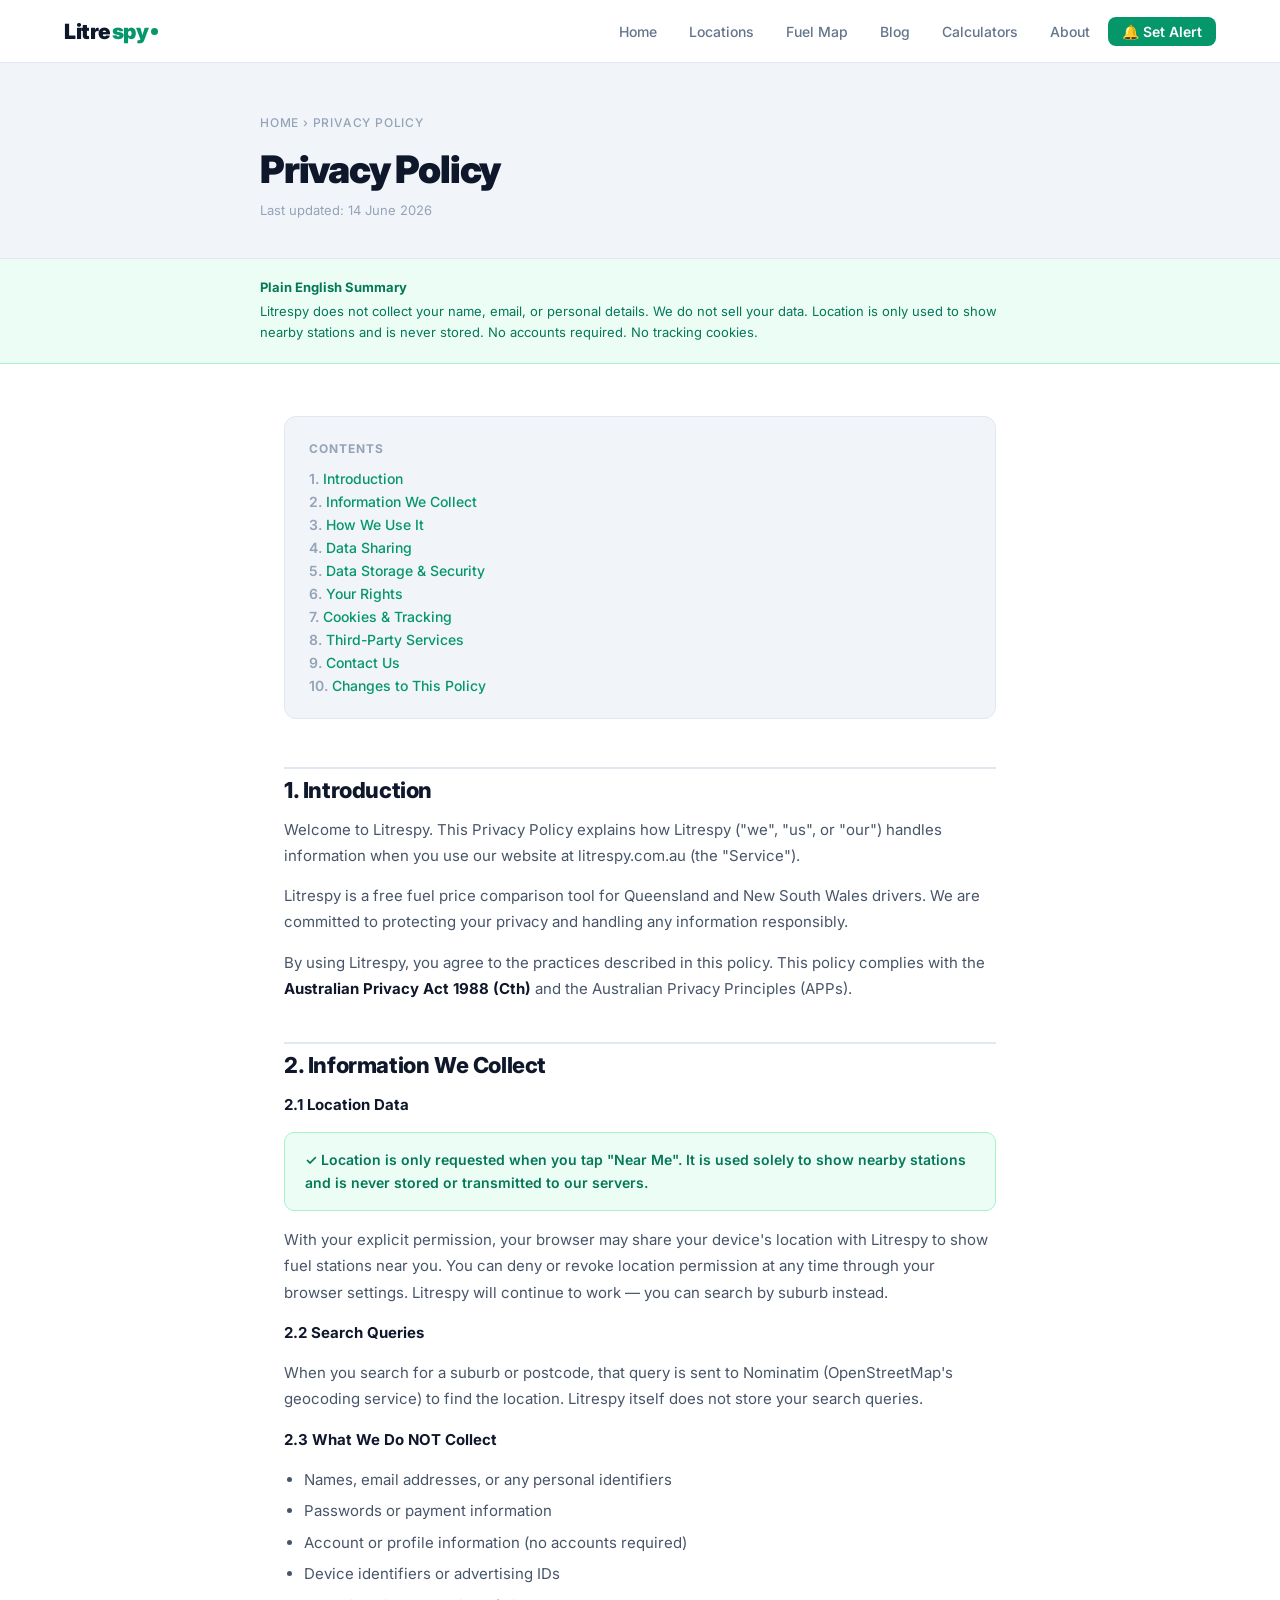
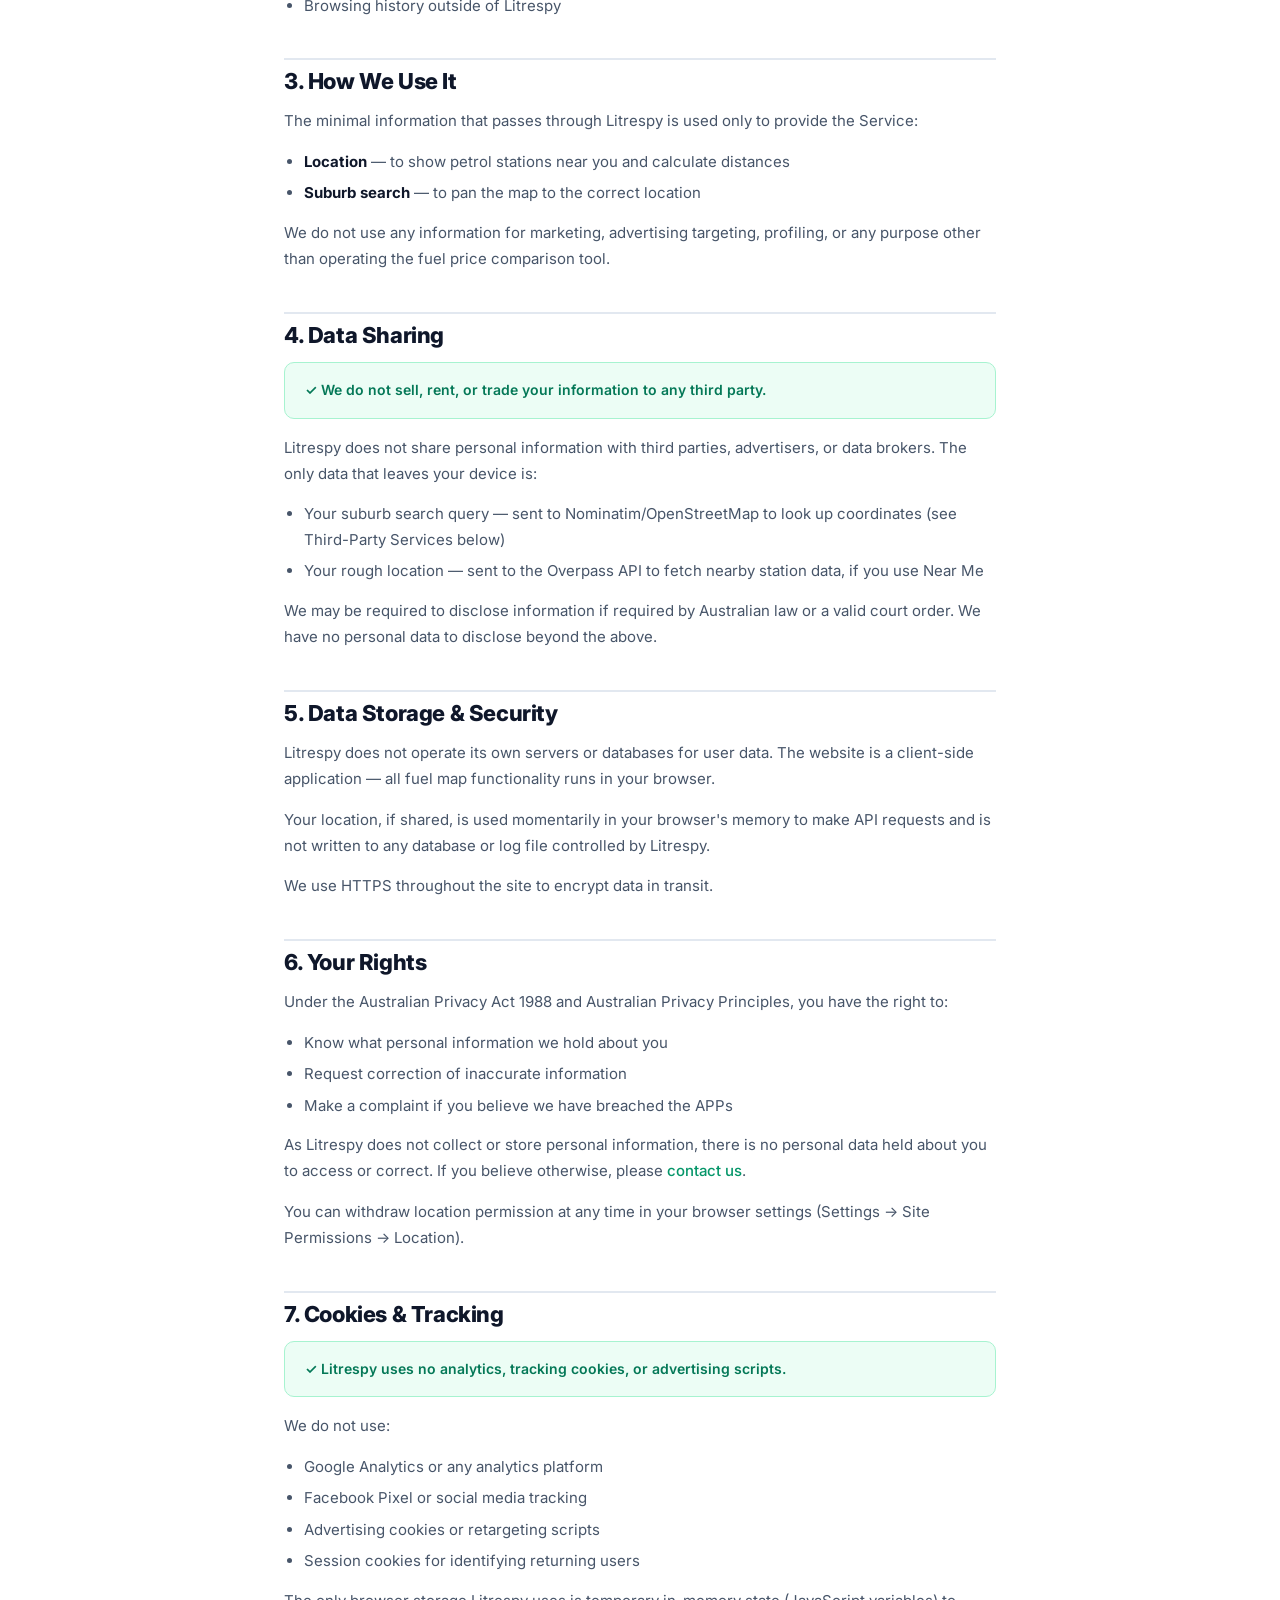
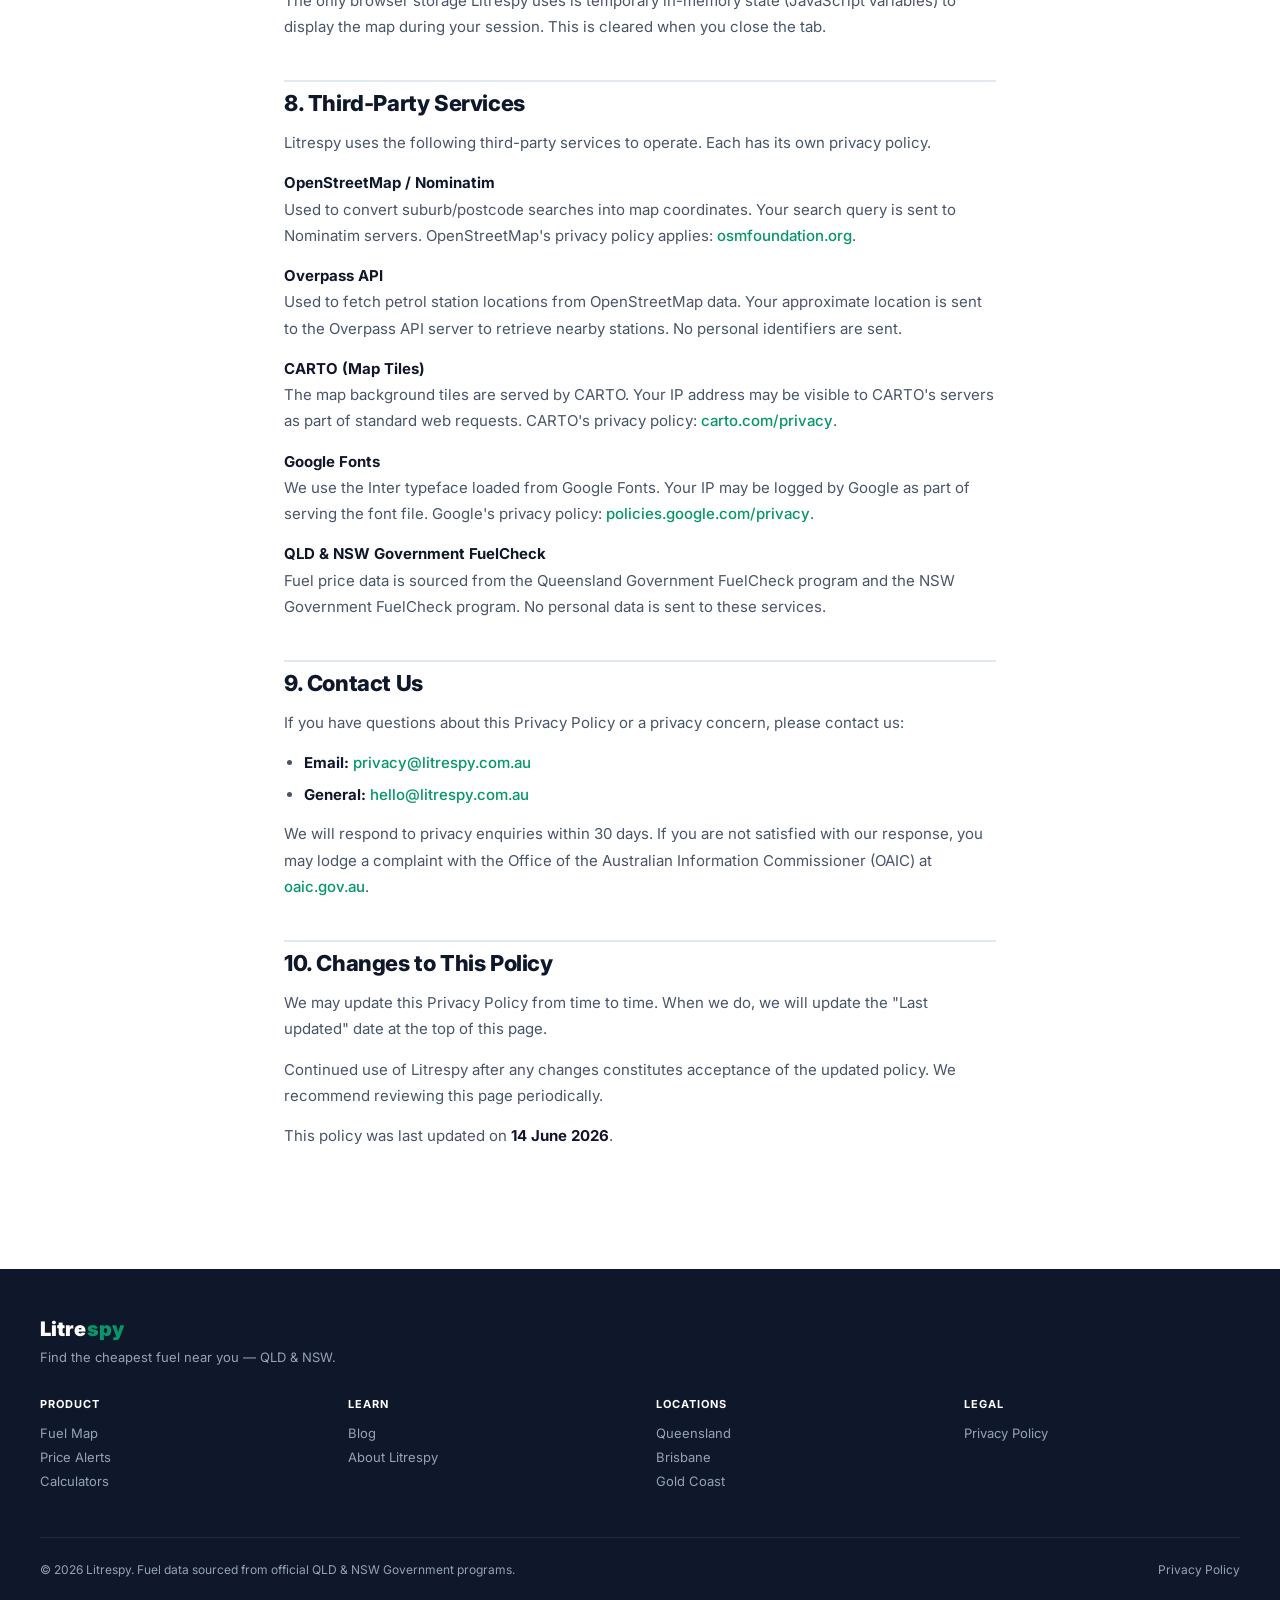
<file: privacy.html>
<!DOCTYPE html>
<html lang="en">
<head>
  <meta charset="UTF-8">
  <meta name="viewport" content="width=device-width, initial-scale=1.0">
  <title>Privacy Policy — Litrespy</title>
  <link href="https://fonts.googleapis.com/css2?family=Inter:wght@300;400;500;600;700;800;900&display=swap" rel="stylesheet">
  <style>
    :root {
      --green: #059669;
      --green-dark: #047857;
      --green-light: #ECFDF5;
      --dark: #0F172A;
      --dark-800: #1E293B;
      --gray-600: #475569;
      --gray-500: #64748B;
      --gray-400: #94A3B8;
      --gray-200: #E2E8F0;
      --gray-100: #F1F5F9;
      --white: #FFFFFF;
    }
    * { margin: 0; padding: 0; box-sizing: border-box; }
    body { font-family: 'Inter', sans-serif; background: var(--white); color: var(--dark); }

    /* NAV */
    nav {
      background: var(--white);
      border-bottom: 1px solid var(--gray-200);
      position: sticky;
      top: 0;
      z-index: 200;
    }
    .nav-inner {
      max-width: 1200px;
      margin: 0 auto;
      padding: 0 24px;
      display: flex;
      align-items: center;
      justify-content: space-between;
      height: 62px;
    }
    .logo {
      font-size: 21px;
      font-weight: 900;
      letter-spacing: -0.5px;
      text-decoration: none;
      display: flex;
      align-items: center;
      gap: 1px;
    }
    .logo-litre { color: var(--dark); }
    .logo-spy { color: var(--green); }
    .logo-dot {
      width: 7px; height: 7px;
      background: var(--green);
      border-radius: 50%;
      margin-left: 2px;
      animation: pulse-dot 2s ease-in-out infinite;
    }
    @keyframes pulse-dot { 0%,100%{opacity:1;transform:scale(1)} 50%{opacity:0.4;transform:scale(0.8)} }
    .nav-links {
      display: flex;
      align-items: center;
      gap: 4px;
      list-style: none;
    }
    .nav-links a {
      text-decoration: none;
      color: var(--gray-500);
      font-size: 14px;
      font-weight: 500;
      padding: 6px 14px;
      border-radius: 8px;
      transition: all 0.15s;
    }
    .nav-links a:hover { color: var(--dark); background: var(--gray-100); }
    .nav-alert { background: var(--green) !important; color: var(--white) !important; font-weight: 600 !important; }
    .nav-alert:hover { background: var(--green-dark) !important; }

    /* PAGE HERO */
    .page-hero {
      background: var(--gray-100);
      border-bottom: 1px solid var(--gray-200);
      padding: 52px 24px 40px;
    }
    .page-hero-inner { max-width: 760px; margin: 0 auto; }
    .breadcrumb {
      font-size: 12px;
      color: var(--gray-400);
      margin-bottom: 16px;
      font-weight: 500;
      text-transform: uppercase;
      letter-spacing: 0.8px;
    }
    .breadcrumb a { color: var(--gray-400); text-decoration: none; }
    .breadcrumb a:hover { color: var(--green); }
    .page-hero h1 {
      font-size: 38px;
      font-weight: 900;
      letter-spacing: -1.2px;
      color: var(--dark);
      margin-bottom: 10px;
    }
    .page-hero .updated {
      font-size: 13px;
      color: var(--gray-400);
    }

    /* SUMMARY BANNER */
    .summary-banner {
      background: var(--green-light);
      border-bottom: 1px solid #A7F3D0;
      padding: 20px 24px;
    }
    .summary-inner {
      max-width: 760px;
      margin: 0 auto;
    }
    .summary-inner strong {
      display: block;
      font-size: 13px;
      font-weight: 700;
      color: var(--green-dark);
      margin-bottom: 6px;
    }
    .summary-inner p {
      font-size: 13px;
      color: var(--green-dark);
      line-height: 1.6;
    }

    /* POLICY CONTENT */
    .policy-wrap {
      max-width: 760px;
      margin: 0 auto;
      padding: 52px 24px 80px;
    }

    /* TOC */
    .toc {
      background: var(--gray-100);
      border: 1px solid var(--gray-200);
      border-radius: 12px;
      padding: 24px;
      margin-bottom: 48px;
    }
    .toc h3 {
      font-size: 12px;
      font-weight: 700;
      text-transform: uppercase;
      letter-spacing: 1px;
      color: var(--gray-400);
      margin-bottom: 14px;
    }
    .toc ol {
      list-style: none;
      counter-reset: toc-counter;
      display: flex;
      flex-direction: column;
      gap: 6px;
    }
    .toc ol li {
      counter-increment: toc-counter;
      font-size: 14px;
    }
    .toc ol li::before {
      content: counter(toc-counter) '. ';
      color: var(--gray-400);
      font-weight: 600;
    }
    .toc a {
      color: var(--green);
      text-decoration: none;
      font-weight: 500;
    }
    .toc a:hover { text-decoration: underline; }

    /* SECTIONS */
    .policy-section {
      margin-bottom: 40px;
      scroll-margin-top: 80px;
    }
    .policy-section h2 {
      font-size: 22px;
      font-weight: 800;
      color: var(--dark);
      margin-bottom: 14px;
      letter-spacing: -0.4px;
      padding-top: 8px;
      border-top: 2px solid var(--gray-200);
    }
    .policy-section p {
      font-size: 15px;
      color: var(--gray-600);
      line-height: 1.75;
      margin-bottom: 14px;
    }
    .policy-section ul, .policy-section ol {
      margin-left: 20px;
      margin-bottom: 14px;
    }
    .policy-section li {
      font-size: 15px;
      color: var(--gray-600);
      line-height: 1.7;
      margin-bottom: 6px;
    }
    .policy-section strong { color: var(--dark); font-weight: 700; }
    .policy-section a { color: var(--green); text-decoration: none; font-weight: 500; }
    .policy-section a:hover { text-decoration: underline; }

    .highlight-box {
      background: var(--green-light);
      border: 1px solid #A7F3D0;
      border-radius: 10px;
      padding: 16px 20px;
      margin-bottom: 16px;
      font-size: 14px;
      color: var(--green-dark);
      font-weight: 600;
      line-height: 1.6;
    }

    /* FOOTER */
    footer {
      background: var(--dark);
      color: var(--gray-400);
      padding: 48px 24px 32px;
    }
    .footer-inner { max-width: 1200px; margin: 0 auto; }
    .footer-logo {
      font-size: 20px;
      font-weight: 900;
      text-decoration: none;
      display: inline-flex;
      align-items: center;
      gap: 1px;
      margin-bottom: 8px;
    }
    .footer-logo .logo-litre { color: var(--white); }
    .footer-logo .logo-spy { color: var(--green); }
    .footer-tagline { font-size: 13px; color: var(--gray-400); margin-bottom: 32px; }
    .footer-grid {
      display: grid;
      grid-template-columns: repeat(4, 1fr);
      gap: 32px;
      margin-bottom: 40px;
    }
    .footer-col h4 { font-size: 11px; font-weight: 700; color: var(--white); text-transform: uppercase; letter-spacing: 1px; margin-bottom: 14px; }
    .footer-col a { display: block; font-size: 13px; color: var(--gray-400); text-decoration: none; margin-bottom: 8px; }
    .footer-col a:hover { color: var(--white); }
    .footer-bottom {
      border-top: 1px solid rgba(255,255,255,0.08);
      padding-top: 24px;
      display: flex;
      align-items: center;
      justify-content: space-between;
      gap: 16px;
      flex-wrap: wrap;
    }
    .footer-bottom p { font-size: 12px; }
    .footer-bottom a { font-size: 12px; color: var(--gray-400); text-decoration: none; }
    .footer-bottom a:hover { color: var(--white); }

    @media (max-width: 768px) {
      .footer-grid { grid-template-columns: 1fr 1fr; }
      .page-hero h1 { font-size: 30px; }
    }
  </style>
</head>
<body>

<nav>
  <div class="nav-inner">
    <a href="index.html" class="logo">
      <span class="logo-litre">Litre</span><span class="logo-spy">spy</span>
      <div class="logo-dot"></div>
    </a>
    <ul class="nav-links">
      <li><a href="index.html">Home</a></li>
      <li><a href="locations.html">Locations</a></li>
      <li><a href="fuel-map.html">Fuel Map</a></li>
      <li><a href="blog.html">Blog</a></li>
      <li><a href="calculators.html">Calculators</a></li>
      <li><a href="about.html">About</a></li>
      <li><a href="alerts.html" class="nav-alert">🔔 Set Alert</a></li>
    </ul>
  </div>
</nav>

<div class="page-hero">
  <div class="page-hero-inner">
    <div class="breadcrumb"><a href="index.html">Home</a> › Privacy Policy</div>
    <h1>Privacy Policy</h1>
    <p class="updated">Last updated: 14 June 2026</p>
  </div>
</div>

<div class="summary-banner">
  <div class="summary-inner">
    <strong>Plain English Summary</strong>
    <p>Litrespy does not collect your name, email, or personal details. We do not sell your data. Location is only used to show nearby stations and is never stored. No accounts required. No tracking cookies.</p>
  </div>
</div>

<div class="policy-wrap">

  <div class="toc">
    <h3>Contents</h3>
    <ol>
      <li><a href="#intro">Introduction</a></li>
      <li><a href="#collect">Information We Collect</a></li>
      <li><a href="#use">How We Use It</a></li>
      <li><a href="#sharing">Data Sharing</a></li>
      <li><a href="#storage">Data Storage & Security</a></li>
      <li><a href="#rights">Your Rights</a></li>
      <li><a href="#cookies">Cookies & Tracking</a></li>
      <li><a href="#third-party">Third-Party Services</a></li>
      <li><a href="#contact">Contact Us</a></li>
      <li><a href="#changes">Changes to This Policy</a></li>
    </ol>
  </div>

  <div class="policy-section" id="intro">
    <h2>1. Introduction</h2>
    <p>Welcome to Litrespy. This Privacy Policy explains how Litrespy ("we", "us", or "our") handles information when you use our website at litrespy.com.au (the "Service").</p>
    <p>Litrespy is a free fuel price comparison tool for Queensland and New South Wales drivers. We are committed to protecting your privacy and handling any information responsibly.</p>
    <p>By using Litrespy, you agree to the practices described in this policy. This policy complies with the <strong>Australian Privacy Act 1988 (Cth)</strong> and the Australian Privacy Principles (APPs).</p>
  </div>

  <div class="policy-section" id="collect">
    <h2>2. Information We Collect</h2>

    <p><strong>2.1 Location Data</strong></p>
    <div class="highlight-box">✓ Location is only requested when you tap "Near Me". It is used solely to show nearby stations and is never stored or transmitted to our servers.</div>
    <p>With your explicit permission, your browser may share your device's location with Litrespy to show fuel stations near you. You can deny or revoke location permission at any time through your browser settings. Litrespy will continue to work — you can search by suburb instead.</p>

    <p><strong>2.2 Search Queries</strong></p>
    <p>When you search for a suburb or postcode, that query is sent to Nominatim (OpenStreetMap's geocoding service) to find the location. Litrespy itself does not store your search queries.</p>

    <p><strong>2.3 What We Do NOT Collect</strong></p>
    <ul>
      <li>Names, email addresses, or any personal identifiers</li>
      <li>Passwords or payment information</li>
      <li>Account or profile information (no accounts required)</li>
      <li>Device identifiers or advertising IDs</li>
      <li>Browsing history outside of Litrespy</li>
    </ul>
  </div>

  <div class="policy-section" id="use">
    <h2>3. How We Use It</h2>
    <p>The minimal information that passes through Litrespy is used only to provide the Service:</p>
    <ul>
      <li><strong>Location</strong> — to show petrol stations near you and calculate distances</li>
      <li><strong>Suburb search</strong> — to pan the map to the correct location</li>
    </ul>
    <p>We do not use any information for marketing, advertising targeting, profiling, or any purpose other than operating the fuel price comparison tool.</p>
  </div>

  <div class="policy-section" id="sharing">
    <h2>4. Data Sharing</h2>
    <div class="highlight-box">✓ We do not sell, rent, or trade your information to any third party.</div>
    <p>Litrespy does not share personal information with third parties, advertisers, or data brokers. The only data that leaves your device is:</p>
    <ul>
      <li>Your suburb search query — sent to Nominatim/OpenStreetMap to look up coordinates (see Third-Party Services below)</li>
      <li>Your rough location — sent to the Overpass API to fetch nearby station data, if you use Near Me</li>
    </ul>
    <p>We may be required to disclose information if required by Australian law or a valid court order. We have no personal data to disclose beyond the above.</p>
  </div>

  <div class="policy-section" id="storage">
    <h2>5. Data Storage & Security</h2>
    <p>Litrespy does not operate its own servers or databases for user data. The website is a client-side application — all fuel map functionality runs in your browser.</p>
    <p>Your location, if shared, is used momentarily in your browser's memory to make API requests and is not written to any database or log file controlled by Litrespy.</p>
    <p>We use HTTPS throughout the site to encrypt data in transit.</p>
  </div>

  <div class="policy-section" id="rights">
    <h2>6. Your Rights</h2>
    <p>Under the Australian Privacy Act 1988 and Australian Privacy Principles, you have the right to:</p>
    <ul>
      <li>Know what personal information we hold about you</li>
      <li>Request correction of inaccurate information</li>
      <li>Make a complaint if you believe we have breached the APPs</li>
    </ul>
    <p>As Litrespy does not collect or store personal information, there is no personal data held about you to access or correct. If you believe otherwise, please <a href="mailto:privacy@litrespy.com.au">contact us</a>.</p>
    <p>You can withdraw location permission at any time in your browser settings (Settings → Site Permissions → Location).</p>
  </div>

  <div class="policy-section" id="cookies">
    <h2>7. Cookies & Tracking</h2>
    <div class="highlight-box">✓ Litrespy uses no analytics, tracking cookies, or advertising scripts.</div>
    <p>We do not use:</p>
    <ul>
      <li>Google Analytics or any analytics platform</li>
      <li>Facebook Pixel or social media tracking</li>
      <li>Advertising cookies or retargeting scripts</li>
      <li>Session cookies for identifying returning users</li>
    </ul>
    <p>The only browser storage Litrespy uses is temporary in-memory state (JavaScript variables) to display the map during your session. This is cleared when you close the tab.</p>
  </div>

  <div class="policy-section" id="third-party">
    <h2>8. Third-Party Services</h2>
    <p>Litrespy uses the following third-party services to operate. Each has its own privacy policy.</p>

    <p><strong>OpenStreetMap / Nominatim</strong><br>
    Used to convert suburb/postcode searches into map coordinates. Your search query is sent to Nominatim servers. OpenStreetMap's privacy policy applies: <a href="https://osmfoundation.org/wiki/Privacy_Policy" target="_blank" rel="noopener">osmfoundation.org</a>.</p>

    <p><strong>Overpass API</strong><br>
    Used to fetch petrol station locations from OpenStreetMap data. Your approximate location is sent to the Overpass API server to retrieve nearby stations. No personal identifiers are sent.</p>

    <p><strong>CARTO (Map Tiles)</strong><br>
    The map background tiles are served by CARTO. Your IP address may be visible to CARTO's servers as part of standard web requests. CARTO's privacy policy: <a href="https://carto.com/privacy/" target="_blank" rel="noopener">carto.com/privacy</a>.</p>

    <p><strong>Google Fonts</strong><br>
    We use the Inter typeface loaded from Google Fonts. Your IP may be logged by Google as part of serving the font file. Google's privacy policy: <a href="https://policies.google.com/privacy" target="_blank" rel="noopener">policies.google.com/privacy</a>.</p>

    <p><strong>QLD & NSW Government FuelCheck</strong><br>
    Fuel price data is sourced from the Queensland Government FuelCheck program and the NSW Government FuelCheck program. No personal data is sent to these services.</p>
  </div>

  <div class="policy-section" id="contact">
    <h2>9. Contact Us</h2>
    <p>If you have questions about this Privacy Policy or a privacy concern, please contact us:</p>
    <ul>
      <li><strong>Email:</strong> <a href="mailto:privacy@litrespy.com.au">privacy@litrespy.com.au</a></li>
      <li><strong>General:</strong> <a href="mailto:hello@litrespy.com.au">hello@litrespy.com.au</a></li>
    </ul>
    <p>We will respond to privacy enquiries within 30 days. If you are not satisfied with our response, you may lodge a complaint with the Office of the Australian Information Commissioner (OAIC) at <a href="https://www.oaic.gov.au" target="_blank" rel="noopener">oaic.gov.au</a>.</p>
  </div>

  <div class="policy-section" id="changes">
    <h2>10. Changes to This Policy</h2>
    <p>We may update this Privacy Policy from time to time. When we do, we will update the "Last updated" date at the top of this page.</p>
    <p>Continued use of Litrespy after any changes constitutes acceptance of the updated policy. We recommend reviewing this page periodically.</p>
    <p>This policy was last updated on <strong>14 June 2026</strong>.</p>
  </div>

</div>

<footer>
  <div class="footer-inner">
    <a href="index.html" class="footer-logo">
      <span class="logo-litre">Litre</span><span class="logo-spy">spy</span>
    </a>
    <p class="footer-tagline">Find the cheapest fuel near you — QLD & NSW.</p>
    <div class="footer-grid">
      <div class="footer-col">
        <h4>Product</h4>
        <a href="fuel-map.html">Fuel Map</a>
        <a href="alerts.html">Price Alerts</a>
        <a href="calculators.html">Calculators</a>
      </div>
      <div class="footer-col">
        <h4>Learn</h4>
        <a href="blog.html">Blog</a>
        <a href="about.html">About Litrespy</a>
      </div>
      <div class="footer-col">
        <h4>Locations</h4>
        <a href="locations.html">Queensland</a>
        <a href="fuel-map.html?suburb=Brisbane">Brisbane</a>
        <a href="fuel-map.html?suburb=Gold+Coast">Gold Coast</a>
      </div>
      <div class="footer-col">
        <h4>Legal</h4>
        <a href="privacy.html">Privacy Policy</a>
      </div>
    </div>
    <div class="footer-bottom">
      <p>© 2026 Litrespy. Fuel data sourced from official QLD & NSW Government programs.</p>
      <a href="privacy.html">Privacy Policy</a>
    </div>
  </div>
</footer>

</body>
</html>
</file>
<file: rewards.css>
/* ================================================================
   Litrespy Rewards Engine — rewards.css
   ================================================================ */

/* ---- Rewards bar ---- */
#rw-bar {
  background: #0F172A;
  border-bottom: 1px solid #1E293B;
  position: sticky;
  top: 62px;
  z-index: 190;
}

#rw-bar-inner {
  max-width: 1200px;
  margin: 0 auto;
  padding: 0 12px;
  height: 40px;
  display: flex;
  align-items: center;
  gap: 0;
}

/* Coins display */
.rw-coins-display {
  display: flex;
  align-items: center;
  gap: 5px;
  padding: 4px 10px 4px 6px;
  flex-shrink: 0;
}

.rw-coin-icon { font-size: 15px; line-height: 1; }

#rw-coins-num {
  font-size: 14px;
  font-weight: 700;
  color: #F59E0B;
  min-width: 36px;
  font-variant-numeric: tabular-nums;
}

.rw-coins-label {
  font-size: 9px;
  font-weight: 700;
  color: #475569;
  letter-spacing: 0.8px;
}

/* Divider */
.rw-divider {
  width: 1px;
  height: 18px;
  background: #1E293B;
  margin: 0 6px;
  flex-shrink: 0;
}

/* Streak */
.rw-streak-display {
  display: flex;
  align-items: center;
  gap: 4px;
  padding: 4px 8px;
  flex-shrink: 0;
}

#rw-streak-fire { font-size: 14px; line-height: 1; }

#rw-streak-num {
  font-size: 14px;
  font-weight: 700;
  color: #FB923C;
  min-width: 18px;
  font-variant-numeric: tabular-nums;
}

.rw-streak-label {
  font-size: 9px;
  font-weight: 700;
  color: #475569;
  letter-spacing: 0.8px;
  display: none;
}

/* Missions button */
.rw-missions-btn {
  display: flex;
  align-items: center;
  gap: 4px;
  background: #1E293B;
  border: 1px solid #334155;
  color: #94A3B8;
  font-family: 'Inter', Arial, sans-serif;
  font-size: 11px;
  font-weight: 700;
  padding: 4px 10px;
  border-radius: 6px;
  cursor: pointer;
  transition: all 0.15s;
  flex-shrink: 0;
  letter-spacing: 0.5px;
}

.rw-missions-btn:hover {
  background: #334155;
  color: #E2E8F0;
  border-color: #475569;
}

/* Pack notification dot */
.rw-pack-dot {
  display: inline-flex;
  align-items: center;
  justify-content: center;
  background: #EF4444;
  color: #fff;
  font-size: 9px;
  font-weight: 700;
  width: 15px;
  height: 15px;
  border-radius: 50%;
  margin-left: 2px;
  flex-shrink: 0;
}

/* XP Section */
.rw-xp-section {
  display: flex;
  align-items: center;
  gap: 8px;
  flex: 1;
  min-width: 0;
  margin-left: 8px;
}

.rw-rank-badge {
  font-size: 12px;
  font-weight: 700;
  color: #E2E8F0;
  white-space: nowrap;
  flex-shrink: 0;
}

.rw-xp-bar-wrap {
  flex: 1;
  height: 5px;
  background: #1E293B;
  border-radius: 3px;
  overflow: hidden;
  min-width: 30px;
}

.rw-xp-bar-fill {
  height: 100%;
  background: linear-gradient(90deg, #059669, #34D399);
  border-radius: 3px;
  transition: width 0.7s cubic-bezier(0.4, 0, 0.2, 1);
}

.rw-xp-label {
  font-size: 9px;
  color: #475569;
  font-weight: 700;
  white-space: nowrap;
  flex-shrink: 0;
  font-variant-numeric: tabular-nums;
}

/* ---- Floating coin animation ---- */
.rw-float {
  position: fixed;
  pointer-events: none;
  z-index: 9999;
  font-size: 14px;
  font-weight: 800;
  color: #F59E0B;
  text-shadow: 0 1px 6px rgba(0,0,0,0.7);
  transform: translateX(-50%);
  animation: rw-float-up 1.5s ease-out forwards;
  white-space: nowrap;
  font-family: 'Inter', Arial, sans-serif;
}

@keyframes rw-float-up {
  0%   { opacity: 1; transform: translateX(-50%) translateY(0);     }
  20%  { opacity: 1; transform: translateX(-50%) translateY(-16px);  }
  100% { opacity: 0; transform: translateX(-50%) translateY(-90px);  }
}

/* ---- Missions panel overlay ---- */
.rw-panel-overlay {
  position: fixed;
  inset: 0;
  background: rgba(0,0,0,0.6);
  z-index: 8000;
  display: flex;
  align-items: center;
  justify-content: center;
  padding: 20px;
  animation: rw-fade-in 0.2s ease;
}

@keyframes rw-fade-in {
  from { opacity: 0; }
  to   { opacity: 1; }
}

.rw-panel {
  background: #0F172A;
  border: 1px solid #1E293B;
  border-radius: 16px;
  padding: 24px;
  width: 100%;
  max-width: 420px;
  max-height: 90vh;
  overflow-y: auto;
  animation: rw-slide-up 0.25s ease;
}

@keyframes rw-slide-up {
  from { transform: translateY(30px); opacity: 0; }
  to   { transform: translateY(0);    opacity: 1; }
}

.rw-panel-header {
  display: flex;
  align-items: center;
  justify-content: space-between;
  margin-bottom: 20px;
}

.rw-panel-title {
  font-size: 18px;
  font-weight: 800;
  color: #F1F5F9;
  letter-spacing: -0.3px;
}

.rw-panel-close {
  background: #1E293B;
  border: none;
  color: #64748B;
  width: 30px;
  height: 30px;
  border-radius: 50%;
  font-size: 16px;
  cursor: pointer;
  display: flex;
  align-items: center;
  justify-content: center;
  transition: all 0.15s;
}

.rw-panel-close:hover { background: #334155; color: #E2E8F0; }

/* Mission card */
.rw-mission {
  background: #1E293B;
  border: 1px solid #334155;
  border-radius: 12px;
  padding: 14px 16px;
  margin-bottom: 10px;
  transition: border-color 0.2s;
}

.rw-mission.rw-done { border-color: #059669; opacity: 0.7; }

.rw-mission-top {
  display: flex;
  align-items: center;
  justify-content: space-between;
  margin-bottom: 8px;
}

.rw-mission-name {
  font-size: 13px;
  font-weight: 600;
  color: #E2E8F0;
}

.rw-mission-reward {
  font-size: 12px;
  font-weight: 700;
  color: #F59E0B;
  flex-shrink: 0;
}

.rw-mission.rw-done .rw-mission-reward { color: #34D399; }

.rw-mission-progress-wrap {
  height: 5px;
  background: #0F172A;
  border-radius: 3px;
  overflow: hidden;
}

.rw-mission-progress-fill {
  height: 100%;
  background: linear-gradient(90deg, #059669, #34D399);
  border-radius: 3px;
  transition: width 0.5s ease;
}

.rw-mission.rw-done .rw-mission-progress-fill { background: #34D399; }

.rw-mission-sub {
  font-size: 11px;
  color: #64748B;
  margin-top: 5px;
}

/* Streak display in panel */
.rw-streak-card {
  background: linear-gradient(135deg, #431407, #1E293B);
  border: 1px solid #7C2D12;
  border-radius: 12px;
  padding: 14px 16px;
  margin-bottom: 16px;
  display: flex;
  align-items: center;
  gap: 12px;
}

.rw-streak-big { font-size: 32px; }

.rw-streak-info-name {
  font-size: 22px;
  font-weight: 800;
  color: #FB923C;
  line-height: 1;
}

.rw-streak-info-sub {
  font-size: 11px;
  color: #92400E;
  font-weight: 600;
  margin-top: 2px;
}

/* ---- Rank-up overlay ---- */
.rw-rankup-overlay {
  position: fixed;
  inset: 0;
  background: rgba(0,0,0,0.85);
  z-index: 9000;
  display: flex;
  align-items: center;
  justify-content: center;
  animation: rw-fade-in 0.2s ease;
}

.rw-rankup-box {
  text-align: center;
  animation: rw-rankup-pop 0.4s cubic-bezier(0.34, 1.56, 0.64, 1);
}

@keyframes rw-rankup-pop {
  from { transform: scale(0.5); opacity: 0; }
  to   { transform: scale(1);   opacity: 1; }
}

.rw-rankup-label {
  font-size: 13px;
  font-weight: 800;
  color: #94A3B8;
  letter-spacing: 4px;
  text-transform: uppercase;
  margin-bottom: 8px;
}

.rw-rankup-emoji { font-size: 80px; line-height: 1; margin-bottom: 12px; }

.rw-rankup-name {
  font-size: 48px;
  font-weight: 900;
  color: #F1F5F9;
  letter-spacing: -1px;
  margin-bottom: 8px;
}

.rw-rankup-bonus {
  font-size: 18px;
  font-weight: 700;
  color: #F59E0B;
  margin-bottom: 24px;
}

.rw-rankup-close {
  background: #1E293B;
  border: 1px solid #334155;
  color: #94A3B8;
  font-size: 14px;
  font-weight: 600;
  padding: 10px 28px;
  border-radius: 8px;
  cursor: pointer;
  transition: all 0.15s;
  font-family: 'Inter', Arial, sans-serif;
}

.rw-rankup-close:hover { background: #334155; color: #E2E8F0; }

/* ---- Confetti canvas ---- */
#rw-confetti {
  position: fixed;
  inset: 0;
  pointer-events: none;
  z-index: 8500;
}

/* ---- Spin wheel (Phase 2 placeholder) ---- */
#rw-spin-overlay {
  position: fixed;
  inset: 0;
  background: rgba(0,0,0,0.92);
  z-index: 9500;
  display: flex;
  align-items: center;
  justify-content: center;
  flex-direction: column;
  animation: rw-fade-in 0.3s ease;
}

.rw-spin-title {
  font-size: 28px;
  font-weight: 900;
  color: #F1F5F9;
  letter-spacing: -0.5px;
  margin-bottom: 4px;
  text-align: center;
}

.rw-spin-subtitle {
  font-size: 13px;
  color: #64748B;
  margin-bottom: 32px;
  text-align: center;
}

.rw-wheel-wrap {
  position: relative;
  width: 300px;
  height: 300px;
  margin-bottom: 28px;
}

.rw-wheel-pointer {
  position: absolute;
  top: -16px;
  left: 50%;
  transform: translateX(-50%);
  font-size: 28px;
  z-index: 2;
  filter: drop-shadow(0 2px 6px rgba(0,0,0,0.6));
}

#rw-spin-canvas {
  display: block;
  border-radius: 50%;
  box-shadow: 0 0 40px rgba(245,158,11,0.3), 0 0 80px rgba(245,158,11,0.1);
}

.rw-spin-btn {
  background: linear-gradient(135deg, #F59E0B, #D97706);
  border: none;
  color: #0F172A;
  font-family: 'Inter', Arial, sans-serif;
  font-size: 18px;
  font-weight: 900;
  padding: 16px 48px;
  border-radius: 50px;
  cursor: pointer;
  letter-spacing: 0.5px;
  transition: transform 0.15s, box-shadow 0.15s;
  box-shadow: 0 4px 20px rgba(245,158,11,0.4);
}

.rw-spin-btn:hover:not(:disabled) {
  transform: translateY(-2px);
  box-shadow: 0 6px 28px rgba(245,158,11,0.5);
}

.rw-spin-btn:disabled { opacity: 0.5; cursor: default; transform: none; }

.rw-win-text {
  margin-top: 20px;
  font-size: 24px;
  font-weight: 900;
  color: #F59E0B;
  text-align: center;
  animation: rw-win-pulse 0.5s ease infinite alternate;
  display: none;
}

@keyframes rw-win-pulse {
  from { transform: scale(1);    }
  to   { transform: scale(1.05); }
}

/* ---- Responsive ---- */
@media (min-width: 600px) {
  .rw-streak-label { display: block; }
  .rw-coins-label { display: block; }
}

@media (max-width: 400px) {
  .rw-xp-label { display: none; }
  .rw-missions-btn span { display: none; }
  #rw-bar-inner { gap: 0; padding: 0 8px; }
}

/* ---- Streak break animation ---- */
@keyframes rw-streak-break {
  0%   { filter: grayscale(0);    transform: scale(1);    }
  30%  { filter: grayscale(0.5);  transform: scale(1.2);  }
  60%  { filter: grayscale(1);    transform: scale(0.8);  }
  100% { filter: grayscale(1);    transform: scale(1);    }
}

.rw-streak-breaking #rw-streak-fire {
  animation: rw-streak-break 0.8s ease forwards;
}
</file>
